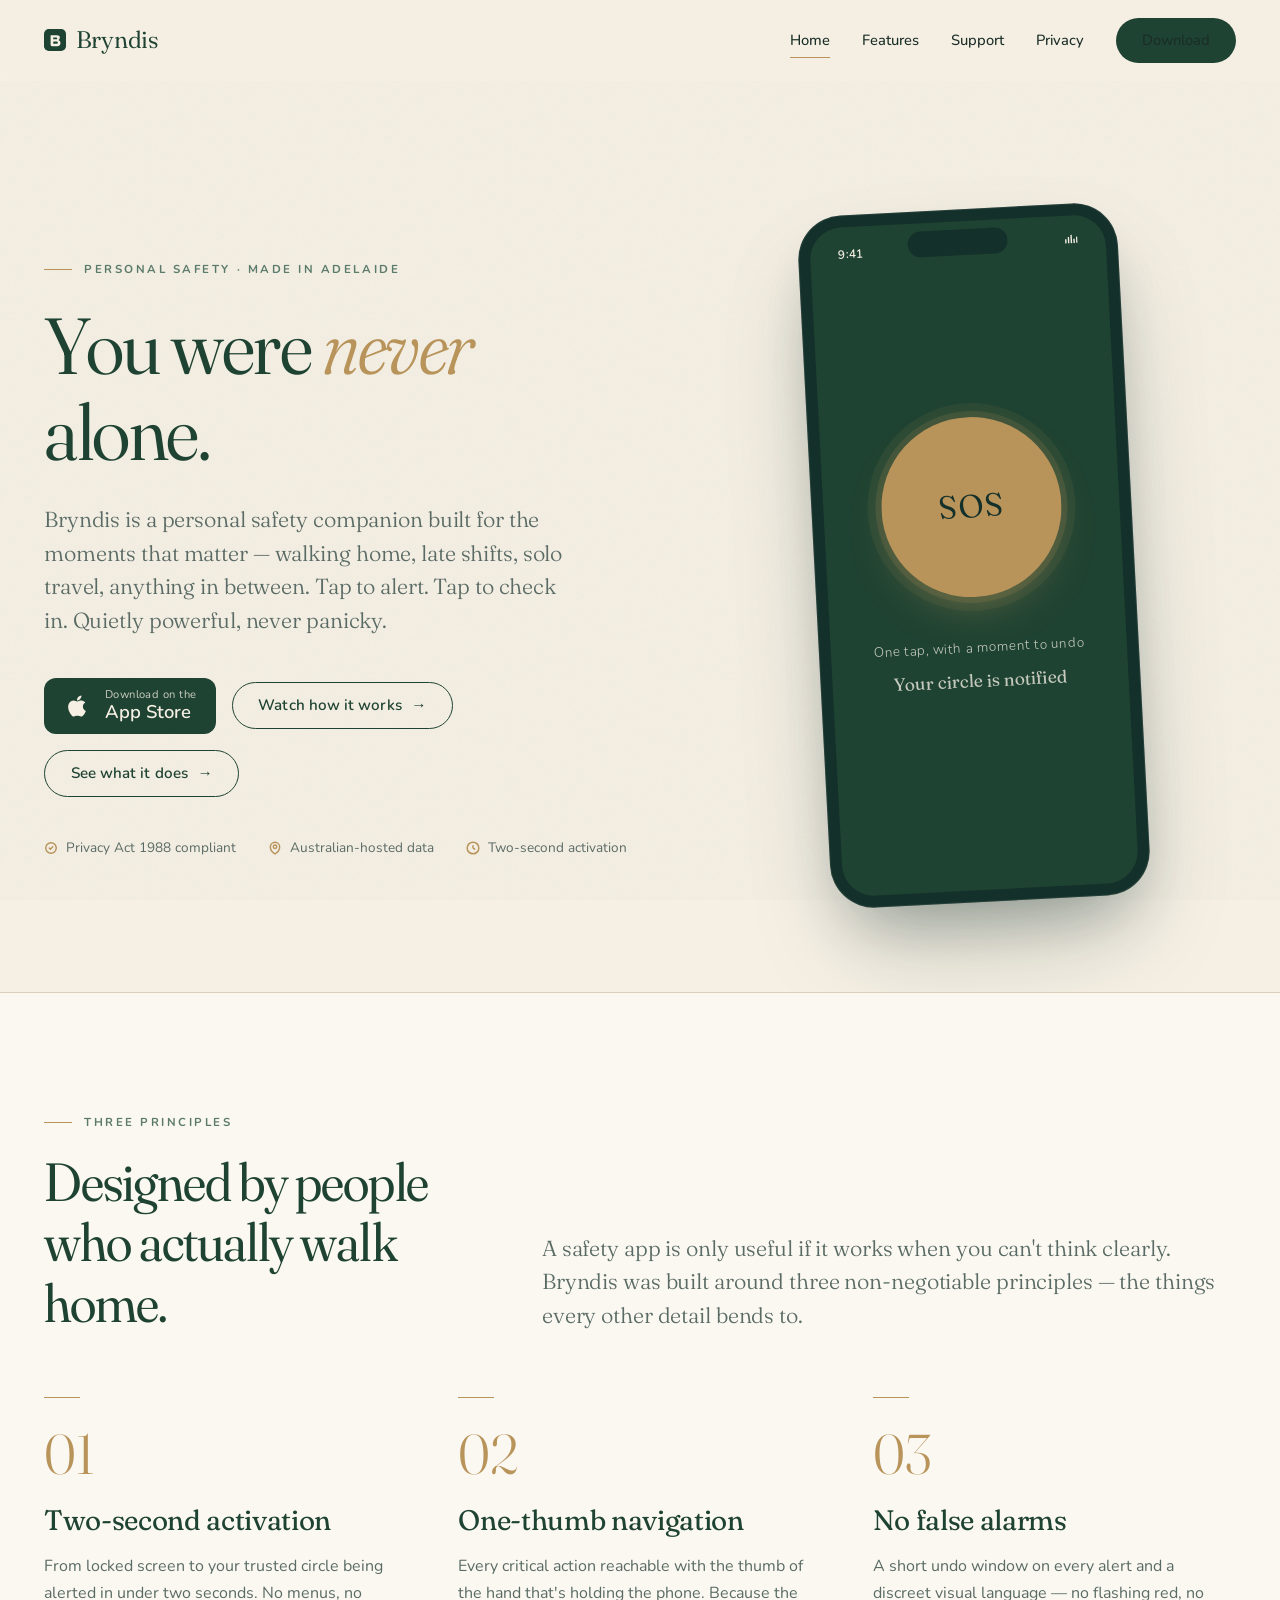
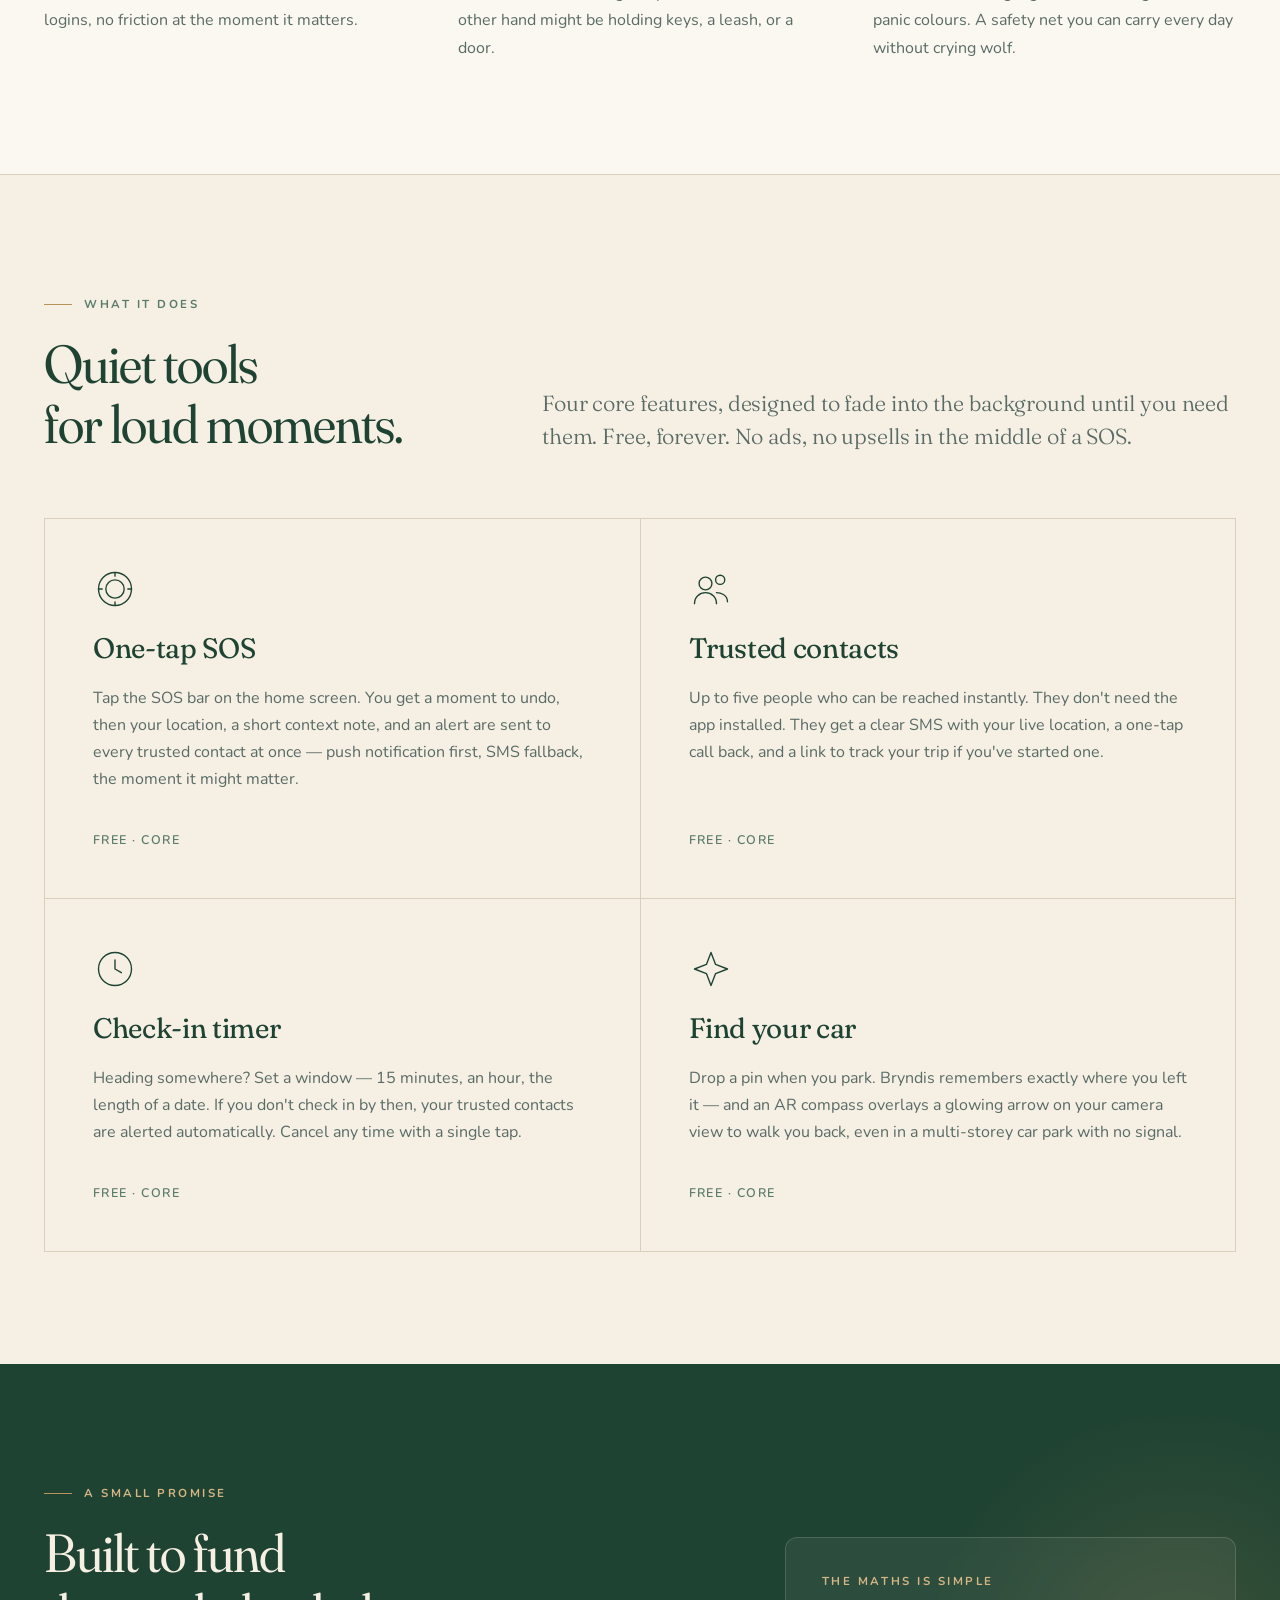
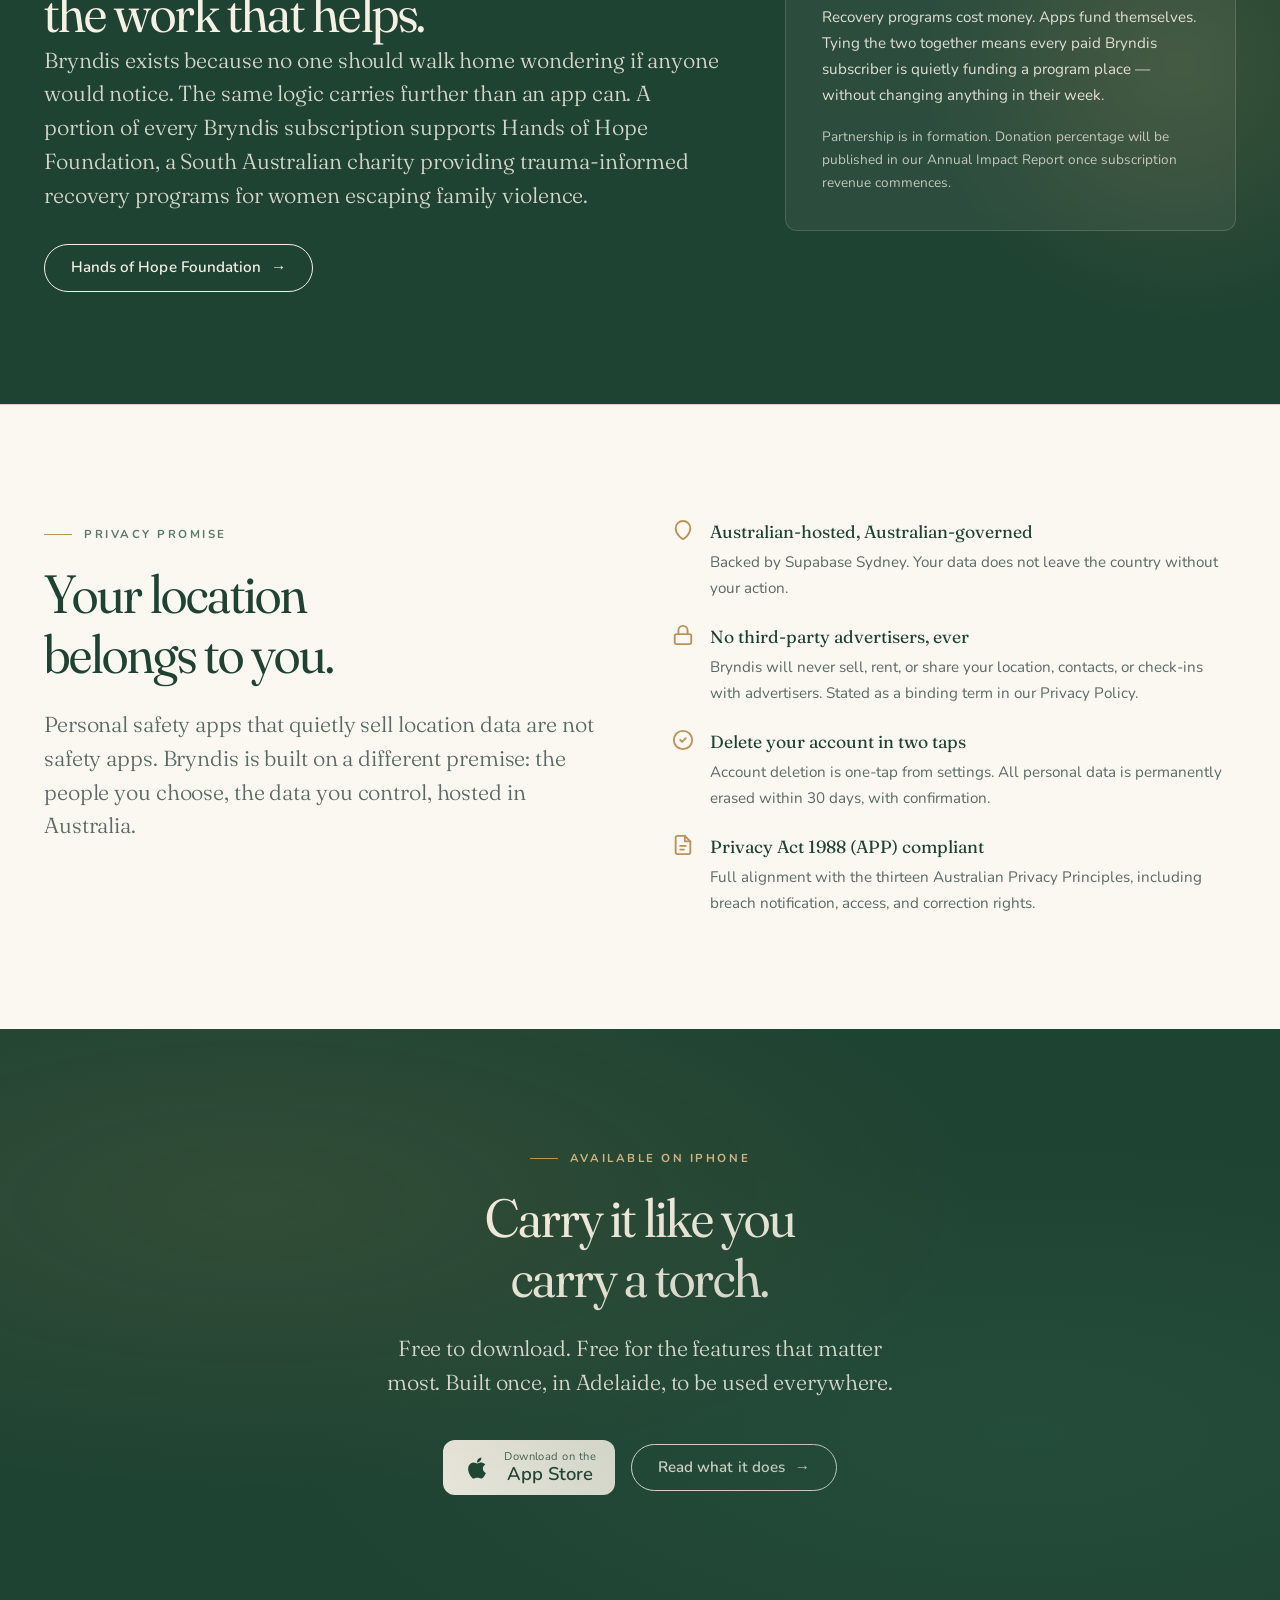
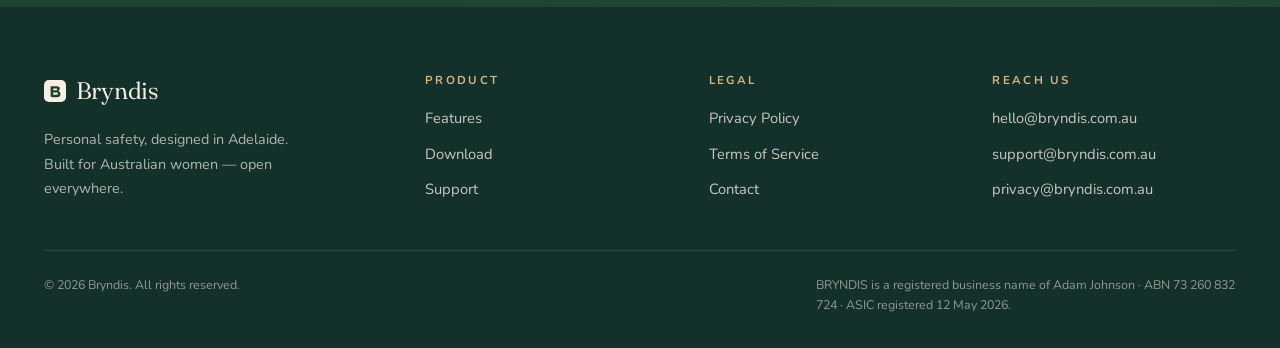
<file: index.html>
<!doctype html>
<html lang="en-AU">
<head>
  <meta charset="utf-8" />
  <meta name="viewport" content="width=device-width, initial-scale=1, viewport-fit=cover" />
  <title>Bryndis — Personal safety, the moment you need it</title>
  <meta name="description" content="Bryndis is a personal safety app built for Australian women. One-tap SOS, trusted contact check-ins, GPS car pin drop, and AR compass — designed to be discreet, fast, and human." />
  <meta name="theme-color" content="#1F4332" />
  <meta property="og:title" content="Bryndis — Personal safety, the moment you need it" />
  <meta property="og:description" content="One-tap SOS, trusted contact check-ins, GPS car pin drop, and AR compass. Designed in Adelaide. Built for Australian women." />
  <meta property="og:type" content="website" />
  <meta property="og:url" content="https://bryndis.com.au/" />
  <meta property="og:locale" content="en_AU" />
  <meta name="twitter:card" content="summary_large_image" />
  <link rel="canonical" href="https://bryndis.com.au/" />
  <link rel="icon" type="image/svg+xml" href="data:image/svg+xml,%3Csvg xmlns='http://www.w3.org/2000/svg' viewBox='0 0 100 100'%3E%3Crect width='100' height='100' rx='22' fill='%231F4332'/%3E%3Cpath d='M30 28 L30 72 Q30 78 36 78 L60 78 Q75 78 75 64 Q75 54 66 50 Q72 47 72 38 Q72 28 58 28 Z M42 39 L56 39 Q60 39 60 43 Q60 47 56 47 L42 47 Z M42 57 L58 57 Q63 57 63 62 Q63 67 58 67 L42 67 Z' fill='%23F5EFE4'/%3E%3C/svg%3E" />
  <link rel="preconnect" href="https://fonts.googleapis.com" />
  <link rel="preconnect" href="https://fonts.gstatic.com" crossorigin />
  <link href="https://fonts.googleapis.com/css2?family=Fraunces:opsz,wght,SOFT@9..144,300..600,30..100&family=Nunito:wght@300;400;500;600;700&display=swap" rel="stylesheet" />
  <link rel="stylesheet" href="styles.css" />
</head>
<body>

<header class="nav" id="nav">
  <div class="nav-inner">
    <a class="brand" href="index.html">
      <svg class="brand-mark" viewBox="0 0 100 100" aria-hidden="true">
        <rect width="100" height="100" rx="22" fill="#1F4332"/>
        <path d="M30 28 L30 72 Q30 78 36 78 L60 78 Q75 78 75 64 Q75 54 66 50 Q72 47 72 38 Q72 28 58 28 Z M42 39 L56 39 Q60 39 60 43 Q60 47 56 47 L42 47 Z M42 57 L58 57 Q63 57 63 62 Q63 67 58 67 L42 67 Z" fill="#F5EFE4"/>
      </svg>
      Bryndis
    </a>
    <button class="nav-toggle" id="navToggle" aria-label="Menu" aria-expanded="false">
      <span></span><span></span><span></span>
    </button>
    <nav class="nav-links" id="navLinks">
      <a href="index.html" aria-current="page">Home</a>
      <a href="features.html">Features</a>
      <a href="support.html">Support</a>
      <a href="privacy.html">Privacy</a>
      <a class="btn btn-primary" href="#download">Download</a>
    </nav>
  </div>
</header>

<main>

  <!-- HERO -->
  <section class="hero">
    <div class="wrap">
      <div class="hero-grid">
        <div>
          <span class="eyebrow">Personal safety · made in Adelaide</span>
          <h1 style="margin-top:1.5rem;">
            You were <span class="accent">never</span><br />alone.
          </h1>
          <p class="lede">
            Bryndis is a personal safety companion built for the moments that matter — walking home, late shifts, solo travel, anything in between. Tap to alert. Tap to check in. Quietly powerful, never panicky.
          </p>
          <div class="hero-ctas">
            <a class="appstore-badge" href="#download" id="download">
              <svg viewBox="0 0 24 24" fill="currentColor" aria-hidden="true">
                <path d="M17.05 20.28c-.98.95-2.05.8-3.08.35-1.09-.46-2.09-.48-3.24 0-1.44.62-2.2.44-3.06-.35C2.79 15.25 3.51 7.59 9.05 7.31c1.35.07 2.29.74 3.08.8 1.18-.24 2.31-.93 3.57-.84 1.51.12 2.65.72 3.4 1.8-3.12 1.87-2.38 5.98.48 7.13-.57 1.5-1.31 2.99-2.53 4.08zM12.03 7.25c-.15-2.23 1.66-4.07 3.74-4.25.29 2.58-2.34 4.5-3.74 4.25z"/>
              </svg>
              <span class="stack">
                <span class="small">Download on the</span>
                <span class="big">App Store</span>
              </span>
            </a>
            <a class="btn btn-ghost" href="how-it-works.html">
              Watch how it works <span class="arrow">→</span>
            </a>
            <a class="btn btn-ghost" href="features.html">
              See what it does <span class="arrow">→</span>
            </a>
          </div>
          <div class="hero-meta">
            <span>
              <svg viewBox="0 0 24 24" fill="none" stroke="currentColor" stroke-width="2.5" stroke-linecap="round" stroke-linejoin="round"><path d="M9 12l2 2 4-4"/><path d="M21 12c0 4.97-4.03 9-9 9s-9-4.03-9-9 4.03-9 9-9 9 4.03 9 9z"/></svg>
              Privacy Act 1988 compliant
            </span>
            <span>
              <svg viewBox="0 0 24 24" fill="none" stroke="currentColor" stroke-width="2.5" stroke-linecap="round" stroke-linejoin="round"><path d="M12 22s-8-4.5-8-11.8a8 8 0 0 1 16 0c0 7.3-8 11.8-8 11.8z"/><circle cx="12" cy="10" r="3"/></svg>
              Australian-hosted data
            </span>
            <span>
              <svg viewBox="0 0 24 24" fill="none" stroke="currentColor" stroke-width="2.5" stroke-linecap="round" stroke-linejoin="round"><circle cx="12" cy="12" r="10"/><path d="M12 8v4l3 2"/></svg>
              Two-second activation
            </span>
          </div>
        </div>

        <div>
          <div class="phone-frame" aria-hidden="true">
            <div class="phone-screen">
              <span class="phone-time">9:41</span>
              <span class="phone-status">
                <svg viewBox="0 0 20 16" fill="currentColor"><path d="M2 14h2V8H2v6zm4 0h2V5H6v9zm4 0h2V2h-2v12zm4 0h2V8h-2v6zm4 0h2V5h-2v9z"/></svg>
              </span>
              <div class="phone-sos">
                <span class="phone-sos-label">SOS</span>
              </div>
              <div class="phone-caption">
                One tap, with a moment to undo
                <strong>Your circle is notified</strong>
              </div>
            </div>
          </div>
        </div>
      </div>
    </div>
  </section>

  <!-- PHILOSOPHY -->
  <section class="philosophy">
    <div class="wrap">
      <div class="section-head">
        <div>
          <span class="eyebrow">Three principles</span>
          <h2 style="margin-top:1.25rem;">Designed by people<br />who actually walk home.</h2>
        </div>
        <p class="lede">
          A safety app is only useful if it works when you can't think clearly. Bryndis was built around three non-negotiable principles — the things every other detail bends to.
        </p>
      </div>

      <div class="philosophy-grid">
        <div class="principle">
          <span class="numeral">01</span>
          <h3>Two-second activation</h3>
          <p>From locked screen to your trusted circle being alerted in under two seconds. No menus, no logins, no friction at the moment it matters.</p>
        </div>
        <div class="principle">
          <span class="numeral">02</span>
          <h3>One-thumb navigation</h3>
          <p>Every critical action reachable with the thumb of the hand that's holding the phone. Because the other hand might be holding keys, a leash, or a door.</p>
        </div>
        <div class="principle">
          <span class="numeral">03</span>
          <h3>No false alarms</h3>
          <p>A short undo window on every alert and a discreet visual language — no flashing red, no panic colours. A safety net you can carry every day without crying wolf.</p>
        </div>
      </div>
    </div>
  </section>

  <!-- FEATURES -->
  <section>
    <div class="wrap">
      <div class="section-head">
        <div>
          <span class="eyebrow">What it does</span>
          <h2 style="margin-top:1.25rem;">Quiet tools<br />for loud moments.</h2>
        </div>
        <p class="lede">
          Four core features, designed to fade into the background until you need them. Free, forever. No ads, no upsells in the middle of a SOS.
        </p>
      </div>

      <div class="features">
        <div class="feature">
          <div class="feature-icon">
            <svg viewBox="0 0 48 48" fill="none" stroke="currentColor" stroke-width="1.5" stroke-linecap="round" stroke-linejoin="round">
              <circle cx="24" cy="24" r="18"/>
              <circle cx="24" cy="24" r="10"/>
              <path d="M24 6v4M24 38v4M6 24h4M38 24h4"/>
            </svg>
          </div>
          <h3>One-tap SOS</h3>
          <p>Tap the SOS bar on the home screen. You get a moment to undo, then your location, a short context note, and an alert are sent to every trusted contact at once — push notification first, SMS fallback, the moment it might matter.</p>
          <span class="meta">Free · Core</span>
        </div>

        <div class="feature">
          <div class="feature-icon">
            <svg viewBox="0 0 48 48" fill="none" stroke="currentColor" stroke-width="1.5" stroke-linecap="round" stroke-linejoin="round">
              <circle cx="18" cy="18" r="7"/>
              <path d="M6 40c0-7 5.4-12 12-12s12 5 12 12"/>
              <circle cx="34" cy="14" r="5"/>
              <path d="M30 28c4 0 12 2 12 10"/>
            </svg>
          </div>
          <h3>Trusted contacts</h3>
          <p>Up to five people who can be reached instantly. They don't need the app installed. They get a clear SMS with your live location, a one-tap call back, and a link to track your trip if you've started one.</p>
          <span class="meta">Free · Core</span>
        </div>

        <div class="feature">
          <div class="feature-icon">
            <svg viewBox="0 0 48 48" fill="none" stroke="currentColor" stroke-width="1.5" stroke-linecap="round" stroke-linejoin="round">
              <circle cx="24" cy="24" r="18"/>
              <path d="M24 14v10l7 4"/>
            </svg>
          </div>
          <h3>Check-in timer</h3>
          <p>Heading somewhere? Set a window — 15 minutes, an hour, the length of a date. If you don't check in by then, your trusted contacts are alerted automatically. Cancel any time with a single tap.</p>
          <span class="meta">Free · Core</span>
        </div>

        <div class="feature">
          <div class="feature-icon">
            <svg viewBox="0 0 48 48" fill="none" stroke="currentColor" stroke-width="1.5" stroke-linecap="round" stroke-linejoin="round">
              <path d="M24 6l5 13 13 5-13 5-5 13-5-13-13-5 13-5z"/>
            </svg>
          </div>
          <h3>Find your car</h3>
          <p>Drop a pin when you park. Bryndis remembers exactly where you left it — and an AR compass overlays a glowing arrow on your camera view to walk you back, even in a multi-storey car park with no signal.</p>
          <span class="meta">Free · Core</span>
        </div>
      </div>
    </div>
  </section>

  <!-- CHARITY PARTNERSHIP -->
  <section class="partnership">
    <div class="wrap">
      <div class="partnership-grid">
        <div>
          <span class="eyebrow">A small promise</span>
          <h2 style="margin-top:1.25rem;">Built to fund<br />the work that helps.</h2>
          <p class="lede">
            Bryndis exists because no one should walk home wondering if anyone would notice. The same logic carries further than an app can. A portion of every Bryndis subscription supports Hands of Hope Foundation, a South Australian charity providing trauma-informed recovery programs for women escaping family violence.
          </p>
          <p style="margin-top:2rem;">
            <a class="btn btn-ghost" href="https://handsofhope.asn.au" target="_blank" rel="noopener" style="color:var(--cream); border-color:var(--cream);">Hands of Hope Foundation <span class="arrow">→</span></a>
          </p>
        </div>
        <div class="partnership-card">
          <h4>The maths is simple</h4>
          <p>
            Recovery programs cost money. Apps fund themselves. Tying the two together means every paid Bryndis subscriber is quietly funding a program place — without changing anything in their week.
          </p>
          <p style="margin-top:1rem; opacity:0.75; font-size:0.85rem;">
            Partnership is in formation. Donation percentage will be published in our Annual Impact Report once subscription revenue commences.
          </p>
        </div>
      </div>
    </div>
  </section>

  <!-- PRIVACY PROMISE -->
  <section class="promise">
    <div class="wrap">
      <div class="promise-grid">
        <div>
          <span class="eyebrow">Privacy promise</span>
          <h2 style="margin-top:1.25rem;">Your location<br />belongs to you.</h2>
          <p class="lede" style="margin-top:1.5rem;">
            Personal safety apps that quietly sell location data are not safety apps. Bryndis is built on a different premise: the people you choose, the data you control, hosted in Australia.
          </p>
        </div>
        <ul class="promise-list">
          <li class="promise-item">
            <svg viewBox="0 0 24 24" fill="none" stroke="currentColor" stroke-width="2" stroke-linecap="round" stroke-linejoin="round"><path d="M12 22s-8-4.5-8-11.8a8 8 0 0 1 16 0c0 7.3-8 11.8-8 11.8z"/></svg>
            <div>
              <strong>Australian-hosted, Australian-governed</strong>
              <span>Backed by Supabase Sydney. Your data does not leave the country without your action.</span>
            </div>
          </li>
          <li class="promise-item">
            <svg viewBox="0 0 24 24" fill="none" stroke="currentColor" stroke-width="2" stroke-linecap="round" stroke-linejoin="round"><rect x="3" y="11" width="18" height="11" rx="2"/><path d="M7 11V7a5 5 0 0 1 10 0v4"/></svg>
            <div>
              <strong>No third-party advertisers, ever</strong>
              <span>Bryndis will never sell, rent, or share your location, contacts, or check-ins with advertisers. Stated as a binding term in our Privacy Policy.</span>
            </div>
          </li>
          <li class="promise-item">
            <svg viewBox="0 0 24 24" fill="none" stroke="currentColor" stroke-width="2" stroke-linecap="round" stroke-linejoin="round"><circle cx="12" cy="12" r="10"/><path d="M9 12l2 2 4-4"/></svg>
            <div>
              <strong>Delete your account in two taps</strong>
              <span>Account deletion is one-tap from settings. All personal data is permanently erased within 30 days, with confirmation.</span>
            </div>
          </li>
          <li class="promise-item">
            <svg viewBox="0 0 24 24" fill="none" stroke="currentColor" stroke-width="2" stroke-linecap="round" stroke-linejoin="round"><path d="M14 2H6a2 2 0 0 0-2 2v16a2 2 0 0 0 2 2h12a2 2 0 0 0 2-2V8z"/><path d="M14 2v6h6"/><path d="M9 13h6M9 17h4"/></svg>
            <div>
              <strong>Privacy Act 1988 (APP) compliant</strong>
              <span>Full alignment with the thirteen Australian Privacy Principles, including breach notification, access, and correction rights.</span>
            </div>
          </li>
        </ul>
      </div>
    </div>
  </section>

  <!-- CTA -->
  <section class="cta">
    <div class="wrap">
      <span class="eyebrow" style="color:var(--gold-soft);">Available on iPhone</span>
      <h2 style="margin-top:1.25rem;">Carry it like you<br />carry a torch.</h2>
      <p class="lede">
        Free to download. Free for the features that matter most. Built once, in Adelaide, to be used everywhere.
      </p>
      <div class="hero-ctas">
        <a class="appstore-badge" href="https://apps.apple.com/au/app/bryndis-personal-safety/id0000000000" style="background:var(--cream); color:var(--forest);">
          <svg viewBox="0 0 24 24" fill="currentColor" aria-hidden="true">
            <path d="M17.05 20.28c-.98.95-2.05.8-3.08.35-1.09-.46-2.09-.48-3.24 0-1.44.62-2.2.44-3.06-.35C2.79 15.25 3.51 7.59 9.05 7.31c1.35.07 2.29.74 3.08.8 1.18-.24 2.31-.93 3.57-.84 1.51.12 2.65.72 3.4 1.8-3.12 1.87-2.38 5.98.48 7.13-.57 1.5-1.31 2.99-2.53 4.08zM12.03 7.25c-.15-2.23 1.66-4.07 3.74-4.25.29 2.58-2.34 4.5-3.74 4.25z"/>
          </svg>
          <span class="stack">
            <span class="small">Download on the</span>
            <span class="big">App Store</span>
          </span>
        </a>
        <a class="btn btn-ghost" href="features.html">Read what it does <span class="arrow">→</span></a>
      </div>
    </div>
  </section>

</main>

<footer>
  <div class="wrap">
    <div class="foot-top">
      <div class="foot-brand">
        <a class="brand" href="index.html" style="color:var(--cream);">
          <svg class="brand-mark" viewBox="0 0 100 100" aria-hidden="true">
            <rect width="100" height="100" rx="22" fill="#F5EFE4"/>
            <path d="M30 28 L30 72 Q30 78 36 78 L60 78 Q75 78 75 64 Q75 54 66 50 Q72 47 72 38 Q72 28 58 28 Z M42 39 L56 39 Q60 39 60 43 Q60 47 56 47 L42 47 Z M42 57 L58 57 Q63 57 63 62 Q63 67 58 67 L42 67 Z" fill="#1F4332"/>
          </svg>
          Bryndis
        </a>
        <p>Personal safety, designed in Adelaide. Built for Australian women — open everywhere.</p>
      </div>
      <div class="foot-col">
        <h5>Product</h5>
        <ul>
          <li><a href="features.html">Features</a></li>
          <li><a href="#download">Download</a></li>
          <li><a href="support.html">Support</a></li>
        </ul>
      </div>
      <div class="foot-col">
        <h5>Legal</h5>
        <ul>
          <li><a href="privacy.html">Privacy Policy</a></li>
          <li><a href="terms.html">Terms of Service</a></li>
          <li><a href="support.html#contact">Contact</a></li>
        </ul>
      </div>
      <div class="foot-col">
        <h5>Reach us</h5>
        <ul>
          <li><a href="mailto:hello@bryndis.com.au">hello@bryndis.com.au</a></li>
          <li><a href="mailto:support@bryndis.com.au">support@bryndis.com.au</a></li>
          <li><a href="mailto:privacy@bryndis.com.au">privacy@bryndis.com.au</a></li>
        </ul>
      </div>
    </div>
    <div class="foot-bottom">
      <span>© 2026 Bryndis. All rights reserved.</span>
      <span class="legal-line">BRYNDIS is a registered business name of Adam Johnson · ABN 73 260 832 724 · ASIC registered 12 May 2026.</span>
    </div>
  </div>
</footer>

<script>
  // Scrolled nav border
  const nav = document.getElementById('nav');
  const onScroll = () => nav.classList.toggle('scrolled', window.scrollY > 8);
  document.addEventListener('scroll', onScroll, { passive: true });
  onScroll();

  // Mobile menu toggle
  const t = document.getElementById('navToggle');
  const l = document.getElementById('navLinks');
  t.addEventListener('click', () => {
    const open = l.classList.toggle('open');
    t.classList.toggle('open', open);
    t.setAttribute('aria-expanded', String(open));
  });
  l.addEventListener('click', e => {
    if (e.target.tagName === 'A') {
      l.classList.remove('open');
      t.classList.remove('open');
      t.setAttribute('aria-expanded', 'false');
    }
  });
</script>

</body>
</html>
</file>
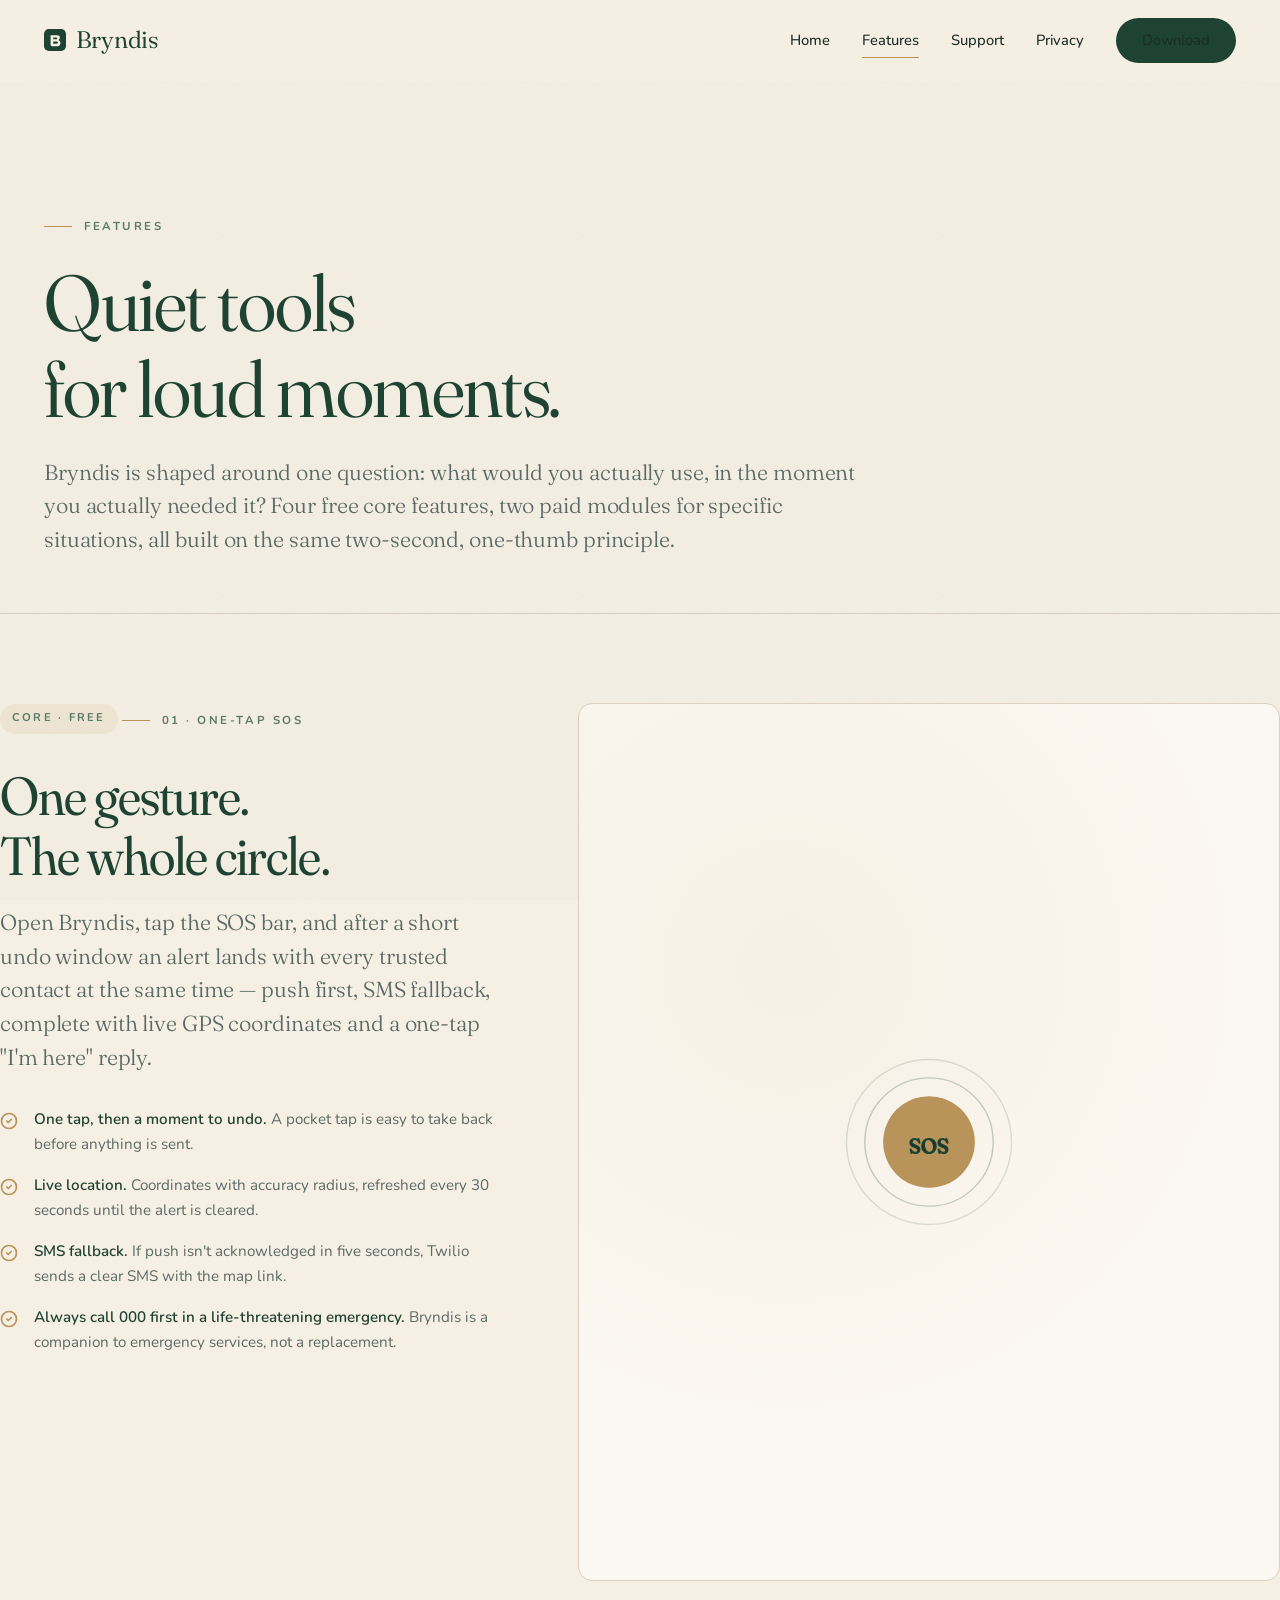
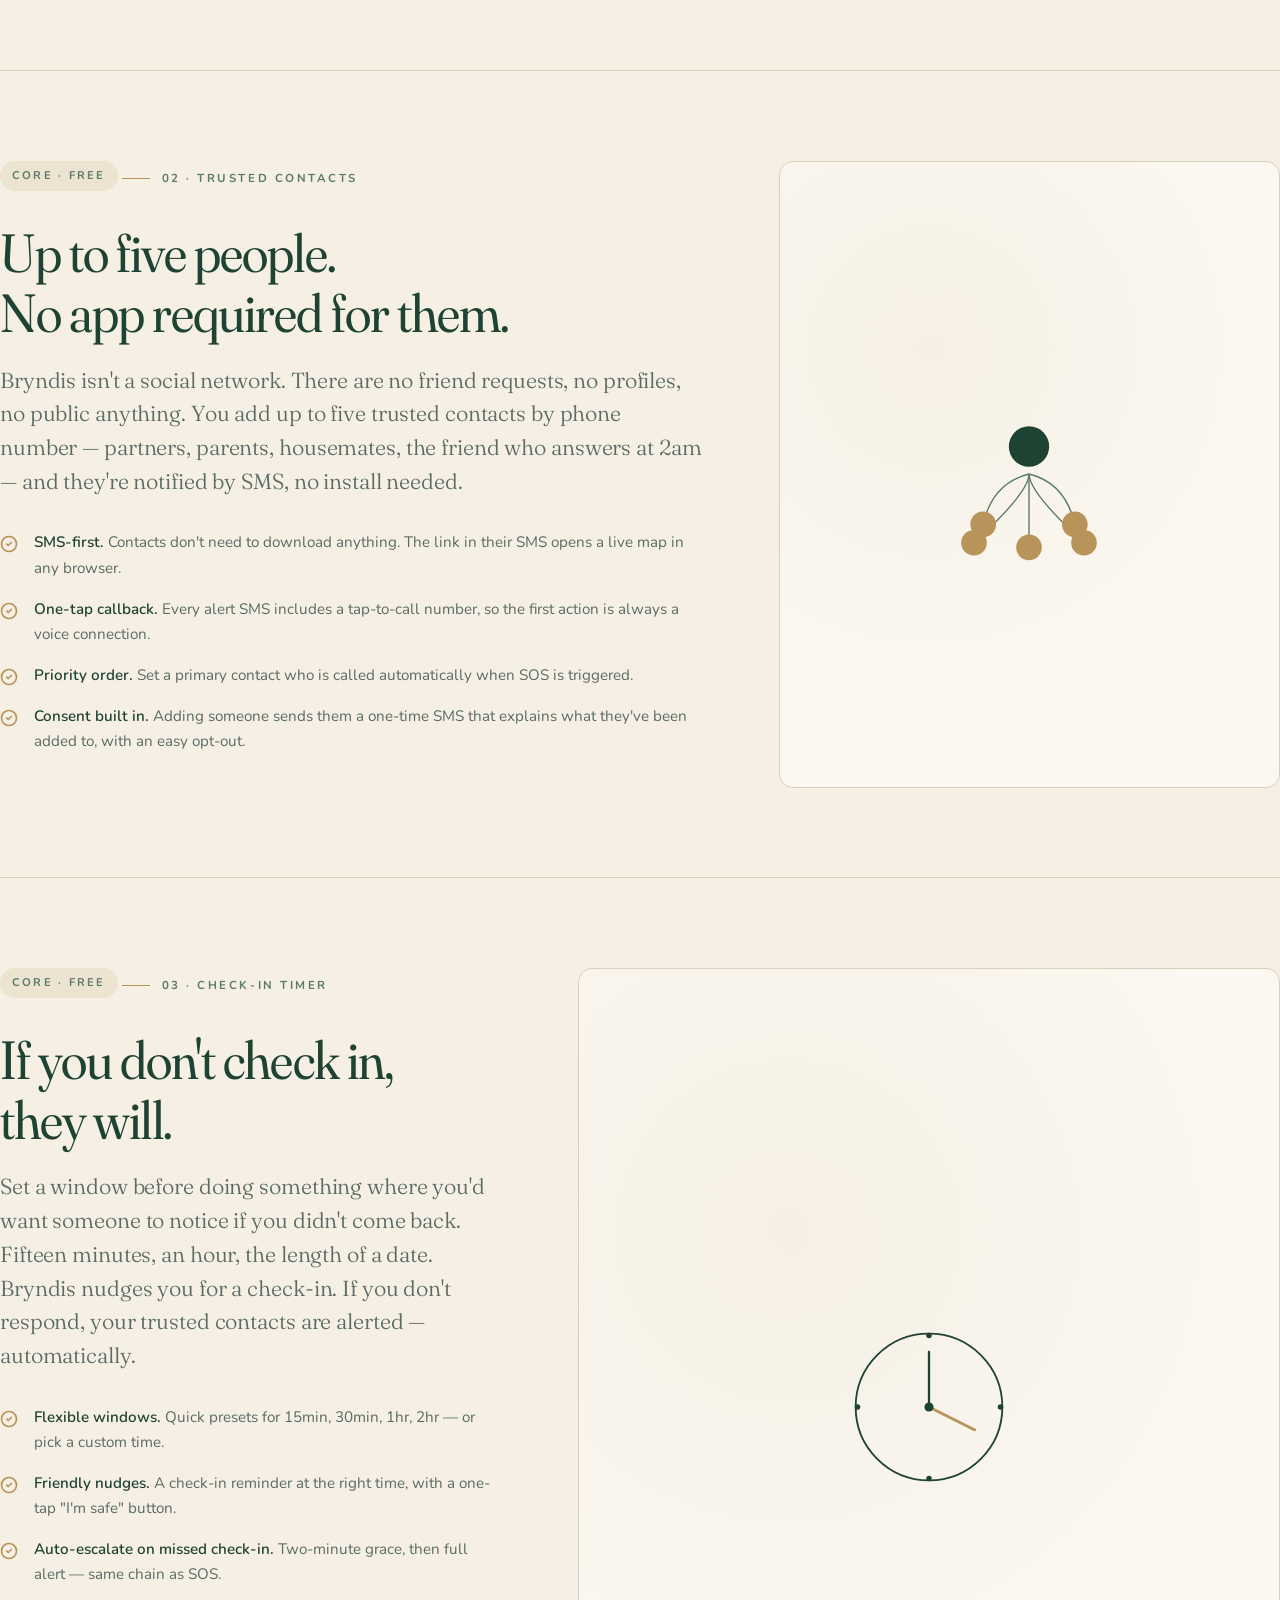
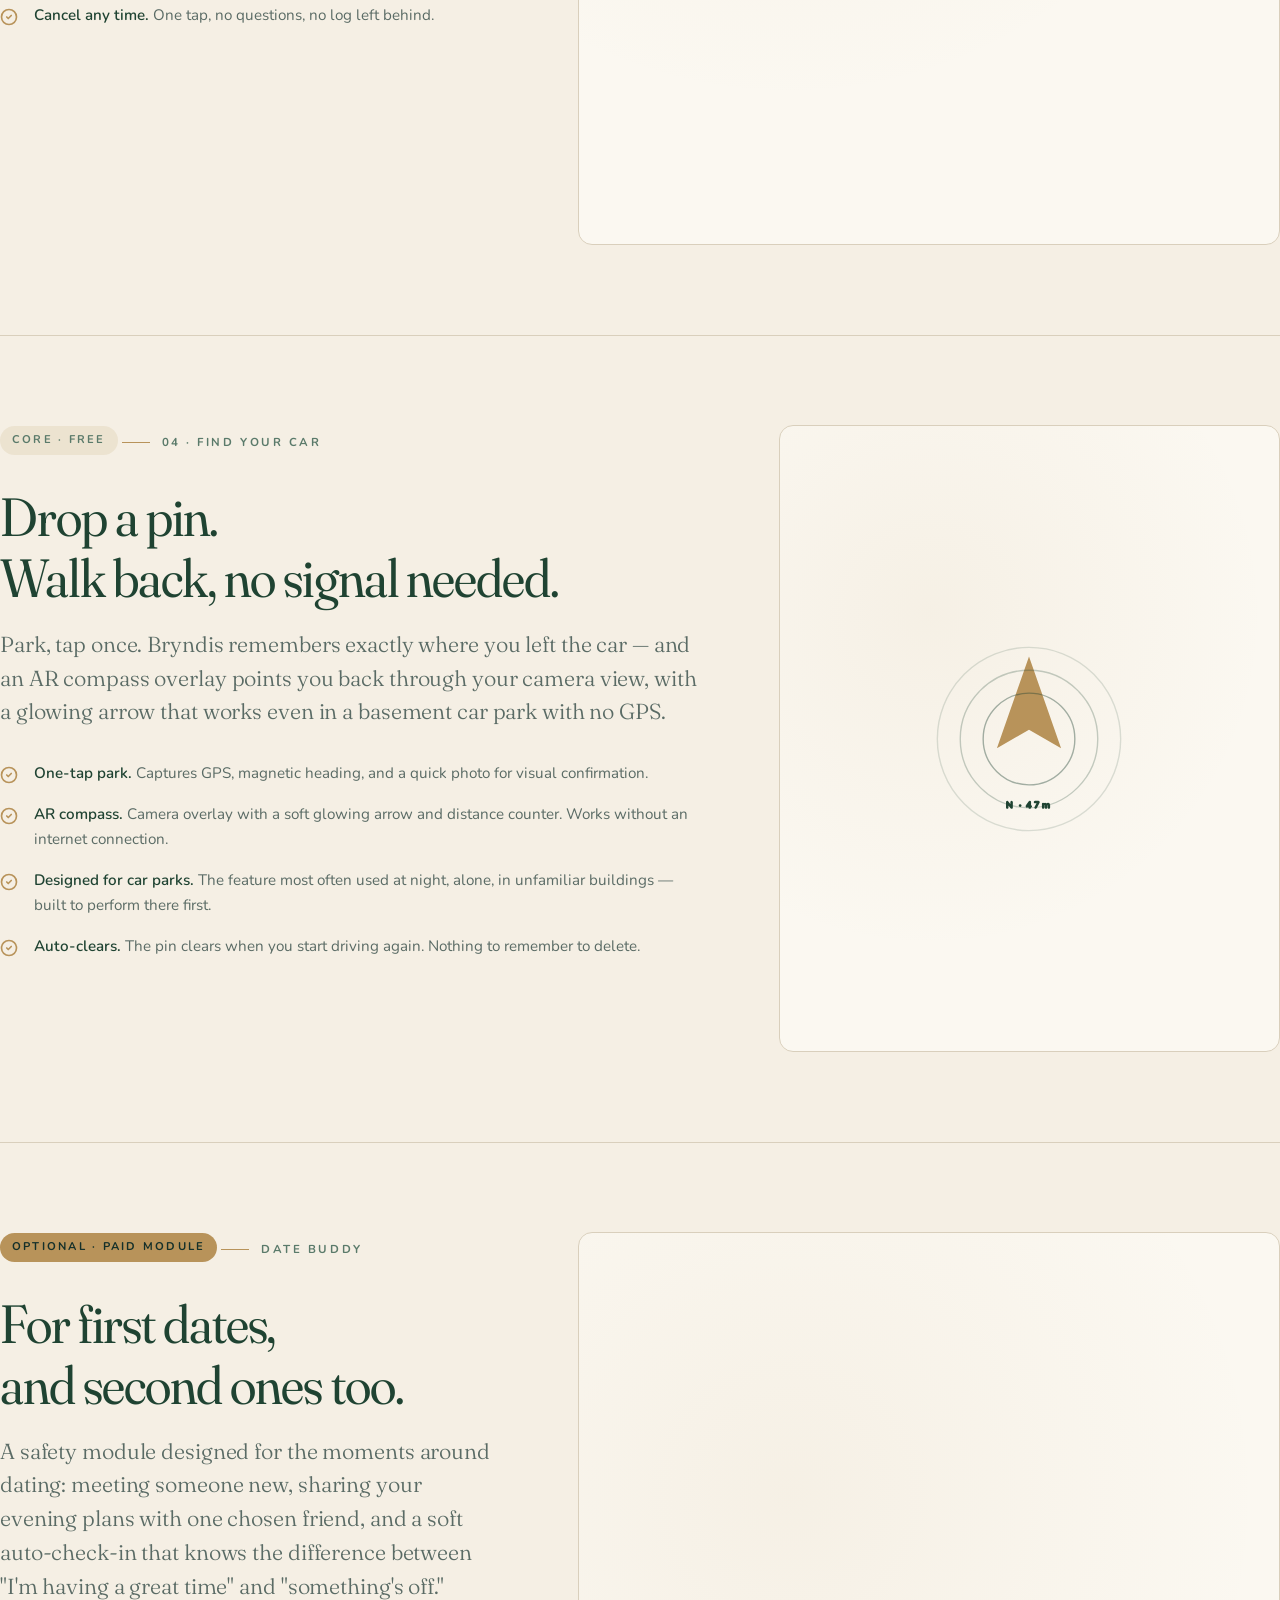
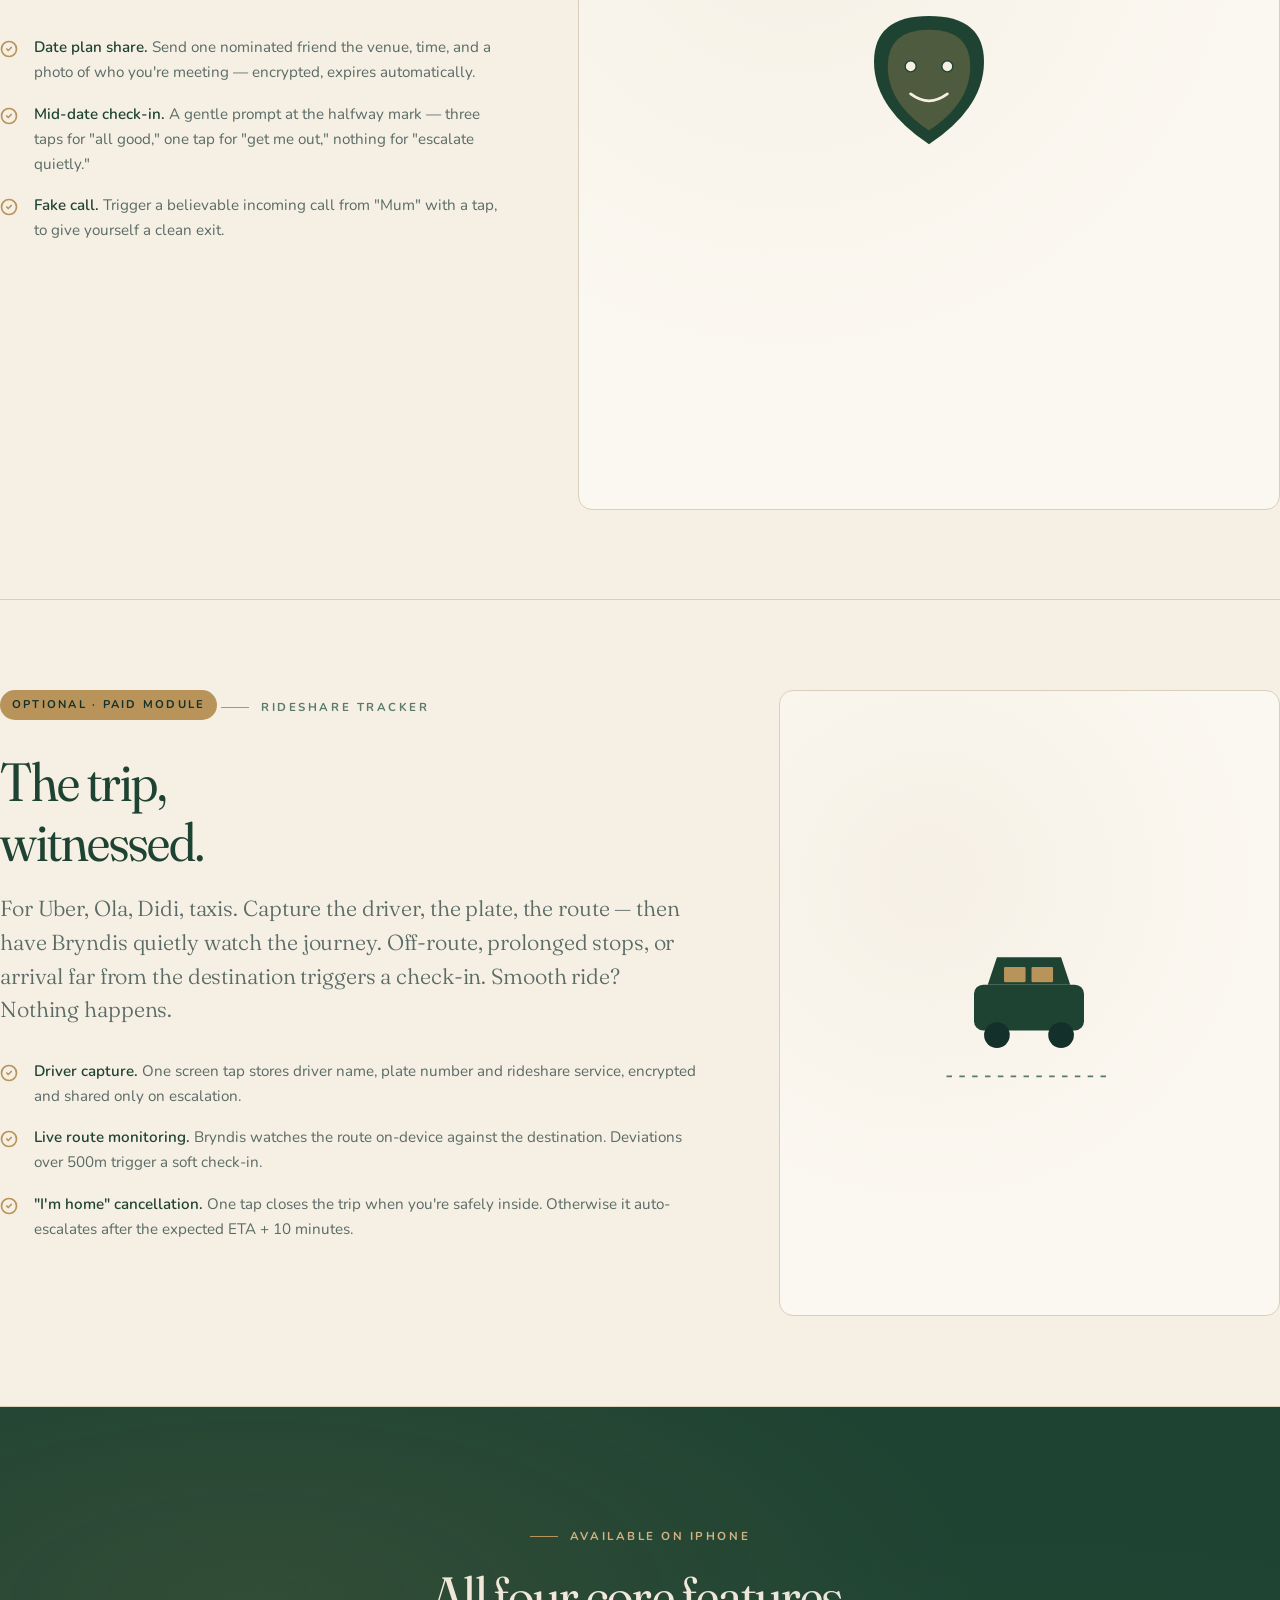
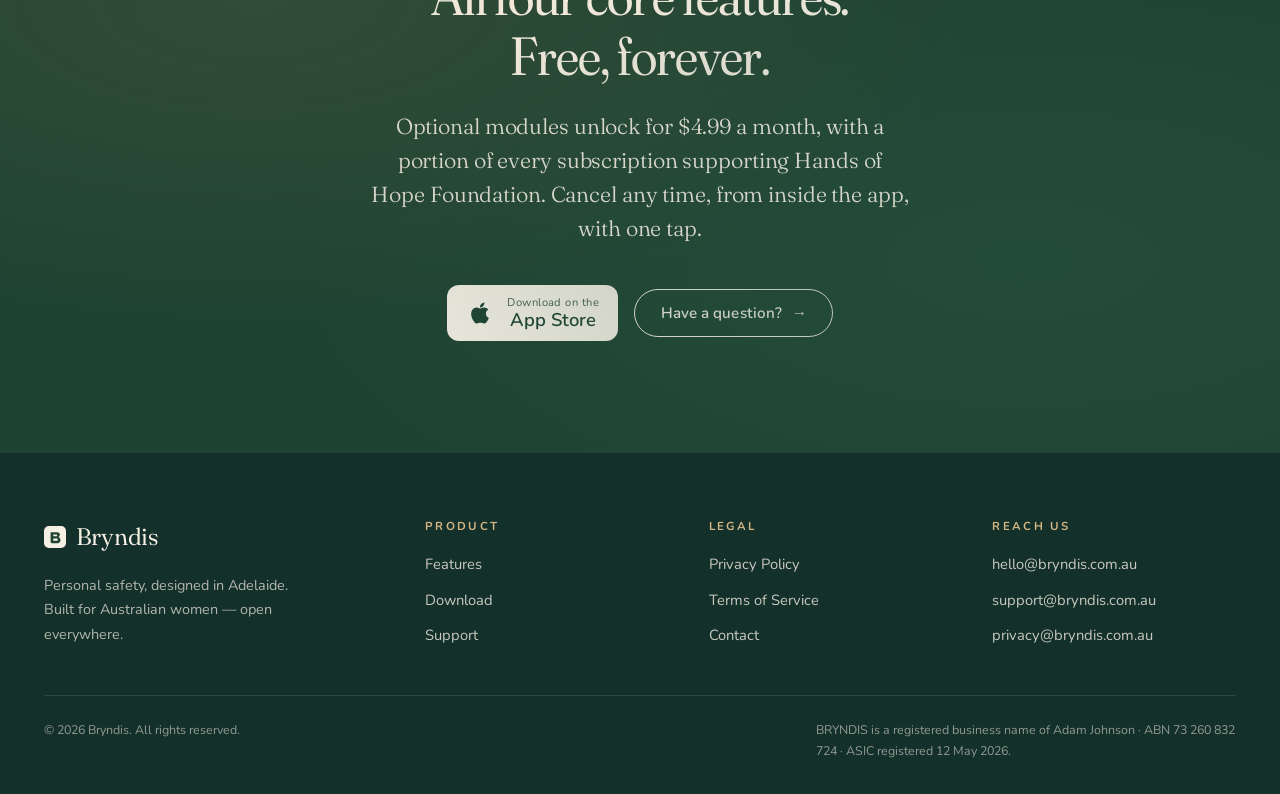
<file: features.html>
<!doctype html>
<html lang="en-AU">
<head>
  <meta charset="utf-8" />
  <meta name="viewport" content="width=device-width, initial-scale=1, viewport-fit=cover" />
  <title>Features — Bryndis</title>
  <meta name="description" content="A closer look at how Bryndis keeps you connected. One-tap SOS, trusted contacts, check-in timer, find-your-car, plus optional Date Buddy and Rideshare Tracker." />
  <meta name="theme-color" content="#1F4332" />
  <link rel="canonical" href="https://bryndis.com.au/features.html" />
  <link rel="icon" type="image/svg+xml" href="data:image/svg+xml,%3Csvg xmlns='http://www.w3.org/2000/svg' viewBox='0 0 100 100'%3E%3Crect width='100' height='100' rx='22' fill='%231F4332'/%3E%3Cpath d='M30 28 L30 72 Q30 78 36 78 L60 78 Q75 78 75 64 Q75 54 66 50 Q72 47 72 38 Q72 28 58 28 Z M42 39 L56 39 Q60 39 60 43 Q60 47 56 47 L42 47 Z M42 57 L58 57 Q63 57 63 62 Q63 67 58 67 L42 67 Z' fill='%23F5EFE4'/%3E%3C/svg%3E" />
  <link rel="preconnect" href="https://fonts.googleapis.com" />
  <link rel="preconnect" href="https://fonts.gstatic.com" crossorigin />
  <link href="https://fonts.googleapis.com/css2?family=Fraunces:opsz,wght,SOFT@9..144,300..600,30..100&family=Nunito:wght@300;400;500;600;700&display=swap" rel="stylesheet" />
  <link rel="stylesheet" href="styles.css" />
  <style>
    .feature-detail {
      display: grid;
      grid-template-columns: 1fr 1.4fr;
      gap: clamp(2rem, 6vw, 6rem);
      align-items: start;
      padding: clamp(3rem, 7vw, 6rem) 0;
      border-bottom: 1px solid var(--rule);
    }
    .feature-detail.reverse { grid-template-columns: 1.4fr 1fr; }
    .feature-detail.reverse .feature-visual { order: 2; }
    @media (max-width: 880px) {
      .feature-detail, .feature-detail.reverse { grid-template-columns: 1fr; }
      .feature-detail.reverse .feature-visual { order: 0; }
    }
    .feature-detail h2 { margin-top: 1rem; }
    .feature-detail .lede { margin-top: 1.25rem; }
    .feature-detail .bullets {
      margin-top: 2rem;
      display: flex;
      flex-direction: column;
      gap: 1rem;
    }
    .feature-detail .bullets li {
      display: grid;
      grid-template-columns: 20px 1fr;
      gap: 0.85rem;
      font-size: 0.95rem;
      color: var(--ink-muted);
    }
    .feature-detail .bullets li svg {
      width: 18px; height: 18px;
      color: var(--gold);
      margin-top: 5px;
    }
    .feature-detail .bullets li strong {
      color: var(--forest);
      font-weight: 600;
    }
    .feature-visual {
      aspect-ratio: 4 / 5;
      background: var(--cream-warm);
      border: 1px solid var(--rule);
      border-radius: 14px;
      padding: 2.5rem;
      display: flex;
      align-items: center;
      justify-content: center;
      position: relative;
      overflow: hidden;
    }
    .feature-visual::before {
      content: "";
      position: absolute;
      inset: 0;
      background: radial-gradient(circle at 30% 30%, rgba(184, 147, 90, 0.08), transparent 60%);
      pointer-events: none;
    }
    .feature-visual svg { width: 60%; max-width: 220px; color: var(--forest); position: relative; z-index: 1; }
    .module-tag {
      display: inline-block;
      font-size: 0.7rem;
      letter-spacing: 0.2em;
      text-transform: uppercase;
      font-weight: 700;
      padding: 0.35rem 0.75rem;
      border-radius: 99px;
      background: var(--cream-dark);
      color: var(--moss);
      margin-bottom: 1rem;
    }
    .module-tag.paid { background: var(--gold); color: var(--forest-dark); }
  </style>
</head>
<body>

<header class="nav" id="nav">
  <div class="nav-inner">
    <a class="brand" href="index.html">
      <svg class="brand-mark" viewBox="0 0 100 100" aria-hidden="true">
        <rect width="100" height="100" rx="22" fill="#1F4332"/>
        <path d="M30 28 L30 72 Q30 78 36 78 L60 78 Q75 78 75 64 Q75 54 66 50 Q72 47 72 38 Q72 28 58 28 Z M42 39 L56 39 Q60 39 60 43 Q60 47 56 47 L42 47 Z M42 57 L58 57 Q63 57 63 62 Q63 67 58 67 L42 67 Z" fill="#F5EFE4"/>
      </svg>
      Bryndis
    </a>
    <button class="nav-toggle" id="navToggle" aria-label="Menu" aria-expanded="false"><span></span><span></span><span></span></button>
    <nav class="nav-links" id="navLinks">
      <a href="index.html">Home</a>
      <a href="features.html" aria-current="page">Features</a>
      <a href="support.html">Support</a>
      <a href="privacy.html">Privacy</a>
      <a class="btn btn-primary" href="index.html#download">Download</a>
    </nav>
  </div>
</header>

<main>

  <header class="page-header">
    <div class="wrap">
      <span class="eyebrow">Features</span>
      <h1>Quiet tools<br />for loud moments.</h1>
      <p class="lede">
        Bryndis is shaped around one question: what would you actually use, in the moment you actually needed it? Four free core features, two paid modules for specific situations, all built on the same two-second, one-thumb principle.
      </p>
    </div>
  </header>

  <!-- SOS -->
  <section class="feature-detail">
    <div class="wrap" style="display:contents;">
      <div>
        <span class="module-tag">Core · Free</span>
        <span class="eyebrow">01 · One-tap SOS</span>
        <h2>One gesture.<br />The whole circle.</h2>
        <p class="lede">
          Open Bryndis, tap the SOS bar, and after a short undo window an alert lands with every trusted contact at the same time — push first, SMS fallback, complete with live GPS coordinates and a one-tap "I'm here" reply.
        </p>
        <ul class="bullets">
          <li>
            <svg viewBox="0 0 24 24" fill="none" stroke="currentColor" stroke-width="2.2" stroke-linecap="round" stroke-linejoin="round"><path d="M9 12l2 2 4-4"/><circle cx="12" cy="12" r="10"/></svg>
            <span><strong>One tap, then a moment to undo.</strong> A pocket tap is easy to take back before anything is sent.</span>
          </li>
          <li>
            <svg viewBox="0 0 24 24" fill="none" stroke="currentColor" stroke-width="2.2" stroke-linecap="round" stroke-linejoin="round"><path d="M9 12l2 2 4-4"/><circle cx="12" cy="12" r="10"/></svg>
            <span><strong>Live location.</strong> Coordinates with accuracy radius, refreshed every 30 seconds until the alert is cleared.</span>
          </li>
          <li>
            <svg viewBox="0 0 24 24" fill="none" stroke="currentColor" stroke-width="2.2" stroke-linecap="round" stroke-linejoin="round"><path d="M9 12l2 2 4-4"/><circle cx="12" cy="12" r="10"/></svg>
            <span><strong>SMS fallback.</strong> If push isn't acknowledged in five seconds, Twilio sends a clear SMS with the map link.</span>
          </li>
          <li>
            <svg viewBox="0 0 24 24" fill="none" stroke="currentColor" stroke-width="2.2" stroke-linecap="round" stroke-linejoin="round"><path d="M9 12l2 2 4-4"/><circle cx="12" cy="12" r="10"/></svg>
            <span><strong>Always call 000 first in a life-threatening emergency.</strong> Bryndis is a companion to emergency services, not a replacement.</span>
          </li>
        </ul>
      </div>
      <div class="feature-visual">
        <svg viewBox="0 0 240 240" fill="none" stroke="currentColor" stroke-width="1.5">
          <circle cx="120" cy="120" r="90" stroke="currentColor" opacity="0.15"/>
          <circle cx="120" cy="120" r="70" stroke="currentColor" opacity="0.25"/>
          <circle cx="120" cy="120" r="50" fill="#B8935A" stroke="none"/>
          <text x="120" y="132" text-anchor="middle" font-family="Fraunces, serif" font-size="22" font-weight="400" fill="#14302A">SOS</text>
        </svg>
      </div>
    </div>
  </section>

  <!-- Trusted contacts -->
  <section class="feature-detail reverse">
    <div class="wrap" style="display:contents;">
      <div class="feature-visual">
        <svg viewBox="0 0 240 240" fill="none" stroke="currentColor" stroke-width="1.5">
          <circle cx="120" cy="90" r="22" fill="#1F4332" stroke="none"/>
          <path d="M120 120 Q80 130 70 175" stroke="#5A7A6A"/>
          <path d="M120 120 Q160 130 170 175" stroke="#5A7A6A"/>
          <path d="M120 120 Q120 140 60 195" stroke="#5A7A6A"/>
          <path d="M120 120 Q120 140 180 195" stroke="#5A7A6A"/>
          <path d="M120 120 L120 200" stroke="#5A7A6A"/>
          <circle cx="60" cy="195" r="14" fill="#B8935A" stroke="none"/>
          <circle cx="180" cy="195" r="14" fill="#B8935A" stroke="none"/>
          <circle cx="70" cy="175" r="14" fill="#B8935A" stroke="none"/>
          <circle cx="170" cy="175" r="14" fill="#B8935A" stroke="none"/>
          <circle cx="120" cy="200" r="14" fill="#B8935A" stroke="none"/>
        </svg>
      </div>
      <div>
        <span class="module-tag">Core · Free</span>
        <span class="eyebrow">02 · Trusted contacts</span>
        <h2>Up to five people.<br />No app required for them.</h2>
        <p class="lede">
          Bryndis isn't a social network. There are no friend requests, no profiles, no public anything. You add up to five trusted contacts by phone number — partners, parents, housemates, the friend who answers at 2am — and they're notified by SMS, no install needed.
        </p>
        <ul class="bullets">
          <li>
            <svg viewBox="0 0 24 24" fill="none" stroke="currentColor" stroke-width="2.2" stroke-linecap="round" stroke-linejoin="round"><path d="M9 12l2 2 4-4"/><circle cx="12" cy="12" r="10"/></svg>
            <span><strong>SMS-first.</strong> Contacts don't need to download anything. The link in their SMS opens a live map in any browser.</span>
          </li>
          <li>
            <svg viewBox="0 0 24 24" fill="none" stroke="currentColor" stroke-width="2.2" stroke-linecap="round" stroke-linejoin="round"><path d="M9 12l2 2 4-4"/><circle cx="12" cy="12" r="10"/></svg>
            <span><strong>One-tap callback.</strong> Every alert SMS includes a tap-to-call number, so the first action is always a voice connection.</span>
          </li>
          <li>
            <svg viewBox="0 0 24 24" fill="none" stroke="currentColor" stroke-width="2.2" stroke-linecap="round" stroke-linejoin="round"><path d="M9 12l2 2 4-4"/><circle cx="12" cy="12" r="10"/></svg>
            <span><strong>Priority order.</strong> Set a primary contact who is called automatically when SOS is triggered.</span>
          </li>
          <li>
            <svg viewBox="0 0 24 24" fill="none" stroke="currentColor" stroke-width="2.2" stroke-linecap="round" stroke-linejoin="round"><path d="M9 12l2 2 4-4"/><circle cx="12" cy="12" r="10"/></svg>
            <span><strong>Consent built in.</strong> Adding someone sends them a one-time SMS that explains what they've been added to, with an easy opt-out.</span>
          </li>
        </ul>
      </div>
    </div>
  </section>

  <!-- Check-in timer -->
  <section class="feature-detail">
    <div class="wrap" style="display:contents;">
      <div>
        <span class="module-tag">Core · Free</span>
        <span class="eyebrow">03 · Check-in timer</span>
        <h2>If you don't check in,<br />they will.</h2>
        <p class="lede">
          Set a window before doing something where you'd want someone to notice if you didn't come back. Fifteen minutes, an hour, the length of a date. Bryndis nudges you for a check-in. If you don't respond, your trusted contacts are alerted — automatically.
        </p>
        <ul class="bullets">
          <li>
            <svg viewBox="0 0 24 24" fill="none" stroke="currentColor" stroke-width="2.2" stroke-linecap="round" stroke-linejoin="round"><path d="M9 12l2 2 4-4"/><circle cx="12" cy="12" r="10"/></svg>
            <span><strong>Flexible windows.</strong> Quick presets for 15min, 30min, 1hr, 2hr — or pick a custom time.</span>
          </li>
          <li>
            <svg viewBox="0 0 24 24" fill="none" stroke="currentColor" stroke-width="2.2" stroke-linecap="round" stroke-linejoin="round"><path d="M9 12l2 2 4-4"/><circle cx="12" cy="12" r="10"/></svg>
            <span><strong>Friendly nudges.</strong> A check-in reminder at the right time, with a one-tap "I'm safe" button.</span>
          </li>
          <li>
            <svg viewBox="0 0 24 24" fill="none" stroke="currentColor" stroke-width="2.2" stroke-linecap="round" stroke-linejoin="round"><path d="M9 12l2 2 4-4"/><circle cx="12" cy="12" r="10"/></svg>
            <span><strong>Auto-escalate on missed check-in.</strong> Two-minute grace, then full alert — same chain as SOS.</span>
          </li>
          <li>
            <svg viewBox="0 0 24 24" fill="none" stroke="currentColor" stroke-width="2.2" stroke-linecap="round" stroke-linejoin="round"><path d="M9 12l2 2 4-4"/><circle cx="12" cy="12" r="10"/></svg>
            <span><strong>Cancel any time.</strong> One tap, no questions, no log left behind.</span>
          </li>
        </ul>
      </div>
      <div class="feature-visual">
        <svg viewBox="0 0 240 240" fill="none" stroke="currentColor" stroke-width="1.5">
          <circle cx="120" cy="120" r="80" stroke="#1F4332" stroke-width="2"/>
          <path d="M120 120 L120 60" stroke="#1F4332" stroke-width="2.5" stroke-linecap="round"/>
          <path d="M120 120 L170 145" stroke="#B8935A" stroke-width="3" stroke-linecap="round"/>
          <circle cx="120" cy="120" r="5" fill="#1F4332" stroke="none"/>
          <circle cx="120" cy="42" r="3" fill="#1F4332" stroke="none"/>
          <circle cx="198" cy="120" r="3" fill="#1F4332" stroke="none"/>
          <circle cx="120" cy="198" r="3" fill="#1F4332" stroke="none"/>
          <circle cx="42" cy="120" r="3" fill="#1F4332" stroke="none"/>
        </svg>
      </div>
    </div>
  </section>

  <!-- Find car -->
  <section class="feature-detail reverse">
    <div class="wrap" style="display:contents;">
      <div class="feature-visual">
        <svg viewBox="0 0 240 240" fill="none" stroke="currentColor" stroke-width="1.5">
          <path d="M120 30 L155 130 L120 110 L85 130 Z" fill="#B8935A" stroke="none"/>
          <circle cx="120" cy="120" r="100" stroke="#1F4332" opacity="0.15"/>
          <circle cx="120" cy="120" r="75" stroke="#1F4332" opacity="0.25"/>
          <circle cx="120" cy="120" r="50" stroke="#1F4332" opacity="0.4"/>
          <text x="120" y="195" text-anchor="middle" font-family="Nunito, sans-serif" font-size="10" font-weight="700" letter-spacing="2" fill="#5A7A6A">N · 47m</text>
        </svg>
      </div>
      <div>
        <span class="module-tag">Core · Free</span>
        <span class="eyebrow">04 · Find your car</span>
        <h2>Drop a pin.<br />Walk back, no signal needed.</h2>
        <p class="lede">
          Park, tap once. Bryndis remembers exactly where you left the car — and an AR compass overlay points you back through your camera view, with a glowing arrow that works even in a basement car park with no GPS.
        </p>
        <ul class="bullets">
          <li>
            <svg viewBox="0 0 24 24" fill="none" stroke="currentColor" stroke-width="2.2" stroke-linecap="round" stroke-linejoin="round"><path d="M9 12l2 2 4-4"/><circle cx="12" cy="12" r="10"/></svg>
            <span><strong>One-tap park.</strong> Captures GPS, magnetic heading, and a quick photo for visual confirmation.</span>
          </li>
          <li>
            <svg viewBox="0 0 24 24" fill="none" stroke="currentColor" stroke-width="2.2" stroke-linecap="round" stroke-linejoin="round"><path d="M9 12l2 2 4-4"/><circle cx="12" cy="12" r="10"/></svg>
            <span><strong>AR compass.</strong> Camera overlay with a soft glowing arrow and distance counter. Works without an internet connection.</span>
          </li>
          <li>
            <svg viewBox="0 0 24 24" fill="none" stroke="currentColor" stroke-width="2.2" stroke-linecap="round" stroke-linejoin="round"><path d="M9 12l2 2 4-4"/><circle cx="12" cy="12" r="10"/></svg>
            <span><strong>Designed for car parks.</strong> The feature most often used at night, alone, in unfamiliar buildings — built to perform there first.</span>
          </li>
          <li>
            <svg viewBox="0 0 24 24" fill="none" stroke="currentColor" stroke-width="2.2" stroke-linecap="round" stroke-linejoin="round"><path d="M9 12l2 2 4-4"/><circle cx="12" cy="12" r="10"/></svg>
            <span><strong>Auto-clears.</strong> The pin clears when you start driving again. Nothing to remember to delete.</span>
          </li>
        </ul>
      </div>
    </div>
  </section>

  <!-- Date Buddy (paid) -->
  <section class="feature-detail">
    <div class="wrap" style="display:contents;">
      <div>
        <span class="module-tag paid">Optional · Paid module</span>
        <span class="eyebrow">Date Buddy</span>
        <h2>For first dates,<br />and second ones too.</h2>
        <p class="lede">
          A safety module designed for the moments around dating: meeting someone new, sharing your evening plans with one chosen friend, and a soft auto-check-in that knows the difference between "I'm having a great time" and "something's off."
        </p>
        <ul class="bullets">
          <li>
            <svg viewBox="0 0 24 24" fill="none" stroke="currentColor" stroke-width="2.2" stroke-linecap="round" stroke-linejoin="round"><path d="M9 12l2 2 4-4"/><circle cx="12" cy="12" r="10"/></svg>
            <span><strong>Date plan share.</strong> Send one nominated friend the venue, time, and a photo of who you're meeting — encrypted, expires automatically.</span>
          </li>
          <li>
            <svg viewBox="0 0 24 24" fill="none" stroke="currentColor" stroke-width="2.2" stroke-linecap="round" stroke-linejoin="round"><path d="M9 12l2 2 4-4"/><circle cx="12" cy="12" r="10"/></svg>
            <span><strong>Mid-date check-in.</strong> A gentle prompt at the halfway mark — three taps for "all good," one tap for "get me out," nothing for "escalate quietly."</span>
          </li>
          <li>
            <svg viewBox="0 0 24 24" fill="none" stroke="currentColor" stroke-width="2.2" stroke-linecap="round" stroke-linejoin="round"><path d="M9 12l2 2 4-4"/><circle cx="12" cy="12" r="10"/></svg>
            <span><strong>Fake call.</strong> Trigger a believable incoming call from "Mum" with a tap, to give yourself a clean exit.</span>
          </li>
        </ul>
      </div>
      <div class="feature-visual">
        <svg viewBox="0 0 240 240" fill="none" stroke="currentColor" stroke-width="1.5">
          <path d="M120 60 Q60 60 60 110 Q60 160 120 200 Q180 160 180 110 Q180 60 120 60 Z" fill="#1F4332" stroke="none"/>
          <path d="M120 75 Q75 75 75 115 Q75 155 120 185 Q165 155 165 115 Q165 75 120 75 Z" fill="#B8935A" stroke="none" opacity="0.3"/>
          <circle cx="100" cy="115" r="6" fill="#F5EFE4"/>
          <circle cx="140" cy="115" r="6" fill="#F5EFE4"/>
          <path d="M100 145 Q120 160 140 145" stroke="#F5EFE4" stroke-width="3" stroke-linecap="round"/>
        </svg>
      </div>
    </div>
  </section>

  <!-- Rideshare (paid) -->
  <section class="feature-detail reverse">
    <div class="wrap" style="display:contents;">
      <div class="feature-visual">
        <svg viewBox="0 0 240 240" fill="none" stroke="currentColor" stroke-width="1.5">
          <rect x="60" y="100" width="120" height="50" rx="10" fill="#1F4332" stroke="none"/>
          <path d="M75 100 L85 70 L155 70 L165 100 Z" fill="#1F4332" stroke="none"/>
          <circle cx="85" cy="155" r="14" fill="#14302A" stroke="none"/>
          <circle cx="155" cy="155" r="14" fill="#14302A" stroke="none"/>
          <rect x="92" y="80" width="25" height="18" rx="2" fill="#B8935A"/>
          <rect x="122" y="80" width="25" height="18" rx="2" fill="#B8935A"/>
          <path d="M30 200 L210 200" stroke="#5A7A6A" stroke-width="2" stroke-dasharray="6 8"/>
        </svg>
      </div>
      <div>
        <span class="module-tag paid">Optional · Paid module</span>
        <span class="eyebrow">Rideshare Tracker</span>
        <h2>The trip,<br />witnessed.</h2>
        <p class="lede">
          For Uber, Ola, Didi, taxis. Capture the driver, the plate, the route — then have Bryndis quietly watch the journey. Off-route, prolonged stops, or arrival far from the destination triggers a check-in. Smooth ride? Nothing happens.
        </p>
        <ul class="bullets">
          <li>
            <svg viewBox="0 0 24 24" fill="none" stroke="currentColor" stroke-width="2.2" stroke-linecap="round" stroke-linejoin="round"><path d="M9 12l2 2 4-4"/><circle cx="12" cy="12" r="10"/></svg>
            <span><strong>Driver capture.</strong> One screen tap stores driver name, plate number and rideshare service, encrypted and shared only on escalation.</span>
          </li>
          <li>
            <svg viewBox="0 0 24 24" fill="none" stroke="currentColor" stroke-width="2.2" stroke-linecap="round" stroke-linejoin="round"><path d="M9 12l2 2 4-4"/><circle cx="12" cy="12" r="10"/></svg>
            <span><strong>Live route monitoring.</strong> Bryndis watches the route on-device against the destination. Deviations over 500m trigger a soft check-in.</span>
          </li>
          <li>
            <svg viewBox="0 0 24 24" fill="none" stroke="currentColor" stroke-width="2.2" stroke-linecap="round" stroke-linejoin="round"><path d="M9 12l2 2 4-4"/><circle cx="12" cy="12" r="10"/></svg>
            <span><strong>"I'm home" cancellation.</strong> One tap closes the trip when you're safely inside. Otherwise it auto-escalates after the expected ETA + 10 minutes.</span>
          </li>
        </ul>
      </div>
    </div>
  </section>

  <!-- CTA -->
  <section class="cta">
    <div class="wrap">
      <span class="eyebrow" style="color:var(--gold-soft);">Available on iPhone</span>
      <h2 style="margin-top:1.25rem;">All four core features.<br />Free, forever.</h2>
      <p class="lede">
        Optional modules unlock for $4.99 a month, with a portion of every subscription supporting Hands of Hope Foundation. Cancel any time, from inside the app, with one tap.
      </p>
      <div class="hero-ctas">
        <a class="appstore-badge" href="https://apps.apple.com/au/app/bryndis-personal-safety/id0000000000" style="background:var(--cream); color:var(--forest);">
          <svg viewBox="0 0 24 24" fill="currentColor" aria-hidden="true"><path d="M17.05 20.28c-.98.95-2.05.8-3.08.35-1.09-.46-2.09-.48-3.24 0-1.44.62-2.2.44-3.06-.35C2.79 15.25 3.51 7.59 9.05 7.31c1.35.07 2.29.74 3.08.8 1.18-.24 2.31-.93 3.57-.84 1.51.12 2.65.72 3.4 1.8-3.12 1.87-2.38 5.98.48 7.13-.57 1.5-1.31 2.99-2.53 4.08zM12.03 7.25c-.15-2.23 1.66-4.07 3.74-4.25.29 2.58-2.34 4.5-3.74 4.25z"/></svg>
          <span class="stack"><span class="small">Download on the</span><span class="big">App Store</span></span>
        </a>
        <a class="btn btn-ghost" href="support.html">Have a question? <span class="arrow">→</span></a>
      </div>
    </div>
  </section>

</main>

<footer>
  <div class="wrap">
    <div class="foot-top">
      <div class="foot-brand">
        <a class="brand" href="index.html" style="color:var(--cream);">
          <svg class="brand-mark" viewBox="0 0 100 100" aria-hidden="true">
            <rect width="100" height="100" rx="22" fill="#F5EFE4"/>
            <path d="M30 28 L30 72 Q30 78 36 78 L60 78 Q75 78 75 64 Q75 54 66 50 Q72 47 72 38 Q72 28 58 28 Z M42 39 L56 39 Q60 39 60 43 Q60 47 56 47 L42 47 Z M42 57 L58 57 Q63 57 63 62 Q63 67 58 67 L42 67 Z" fill="#1F4332"/>
          </svg>
          Bryndis
        </a>
        <p>Personal safety, designed in Adelaide. Built for Australian women — open everywhere.</p>
      </div>
      <div class="foot-col"><h5>Product</h5><ul><li><a href="features.html">Features</a></li><li><a href="index.html#download">Download</a></li><li><a href="support.html">Support</a></li></ul></div>
      <div class="foot-col"><h5>Legal</h5><ul><li><a href="privacy.html">Privacy Policy</a></li><li><a href="terms.html">Terms of Service</a></li><li><a href="support.html#contact">Contact</a></li></ul></div>
      <div class="foot-col"><h5>Reach us</h5><ul><li><a href="mailto:hello@bryndis.com.au">hello@bryndis.com.au</a></li><li><a href="mailto:support@bryndis.com.au">support@bryndis.com.au</a></li><li><a href="mailto:privacy@bryndis.com.au">privacy@bryndis.com.au</a></li></ul></div>
    </div>
    <div class="foot-bottom">
      <span>© 2026 Bryndis. All rights reserved.</span>
      <span class="legal-line">BRYNDIS is a registered business name of Adam Johnson · ABN 73 260 832 724 · ASIC registered 12 May 2026.</span>
    </div>
  </div>
</footer>

<script>
  const nav = document.getElementById('nav');
  document.addEventListener('scroll', () => nav.classList.toggle('scrolled', window.scrollY > 8), { passive: true });
  const t = document.getElementById('navToggle'), l = document.getElementById('navLinks');
  t.addEventListener('click', () => {
    const open = l.classList.toggle('open');
    t.classList.toggle('open', open);
    t.setAttribute('aria-expanded', String(open));
  });
  l.addEventListener('click', e => {
    if (e.target.tagName === 'A') { l.classList.remove('open'); t.classList.remove('open'); t.setAttribute('aria-expanded', 'false'); }
  });
</script>

</body>
</html>
</file>
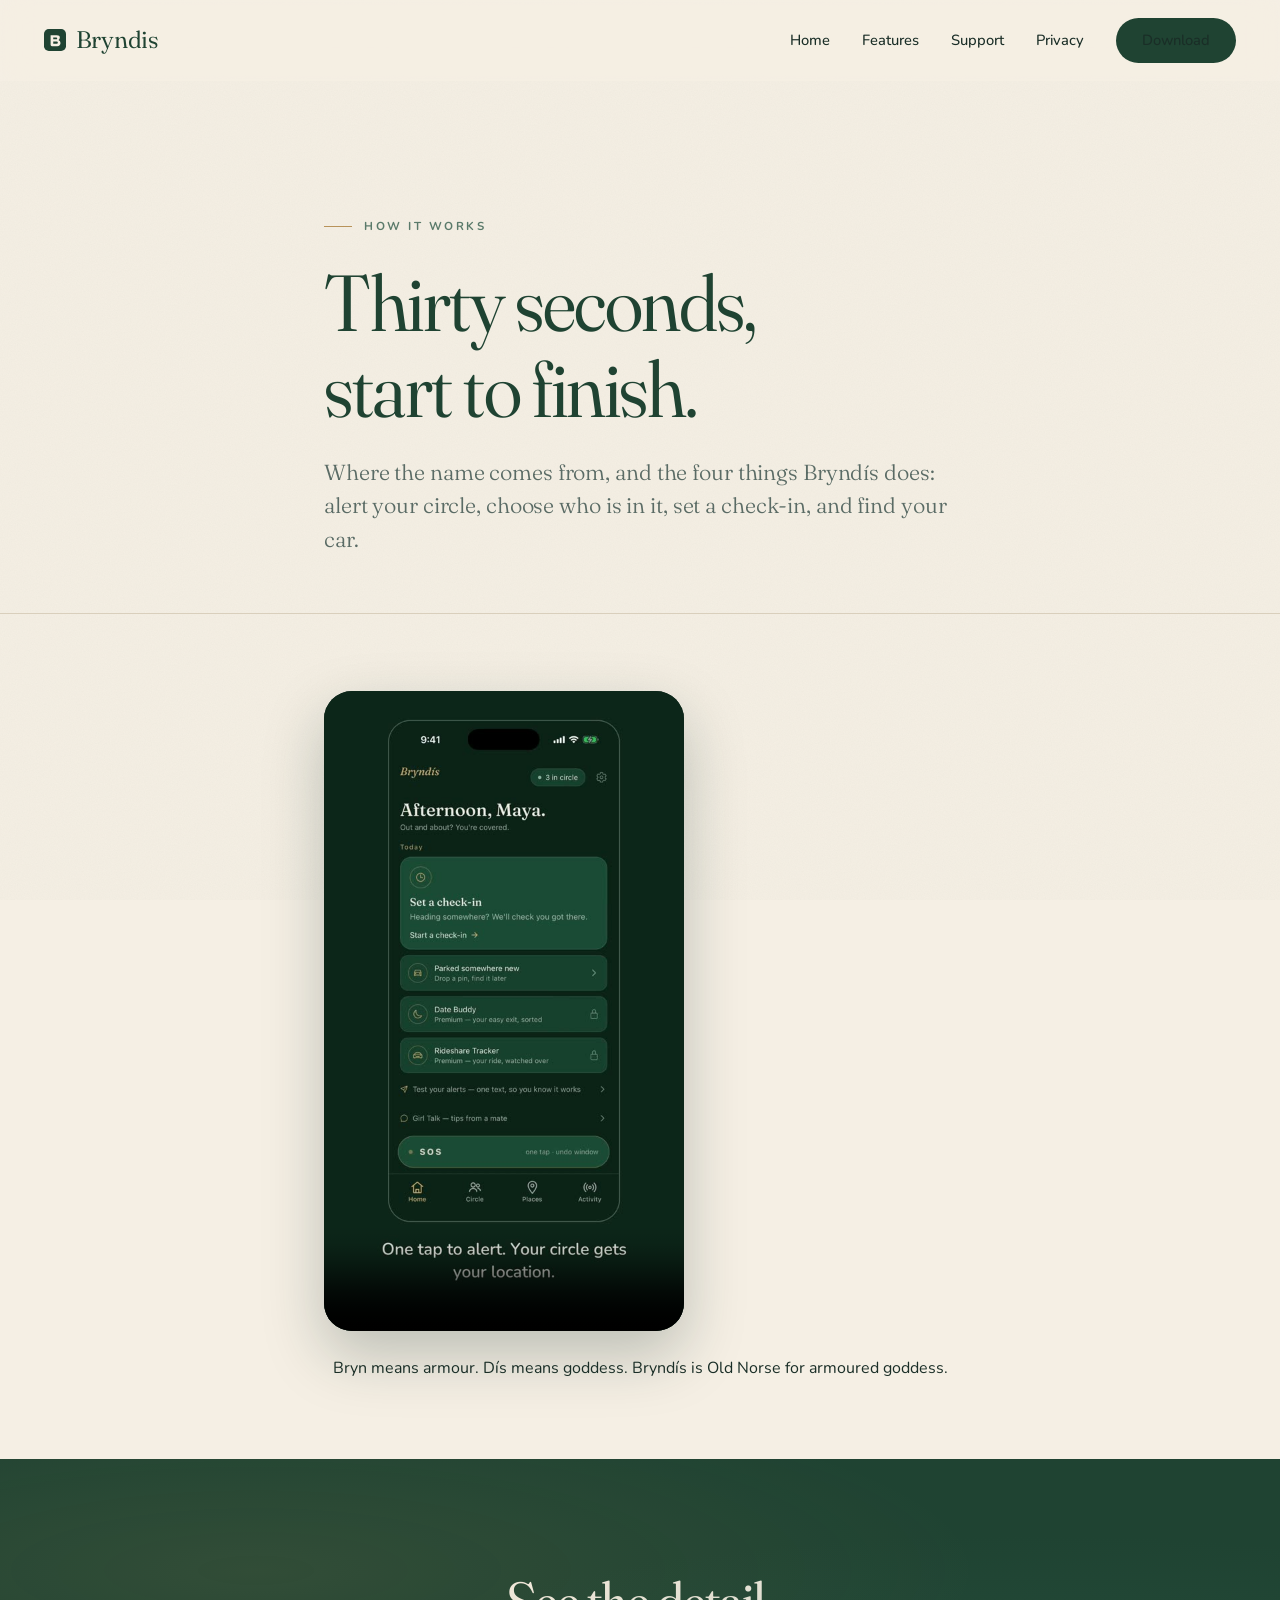
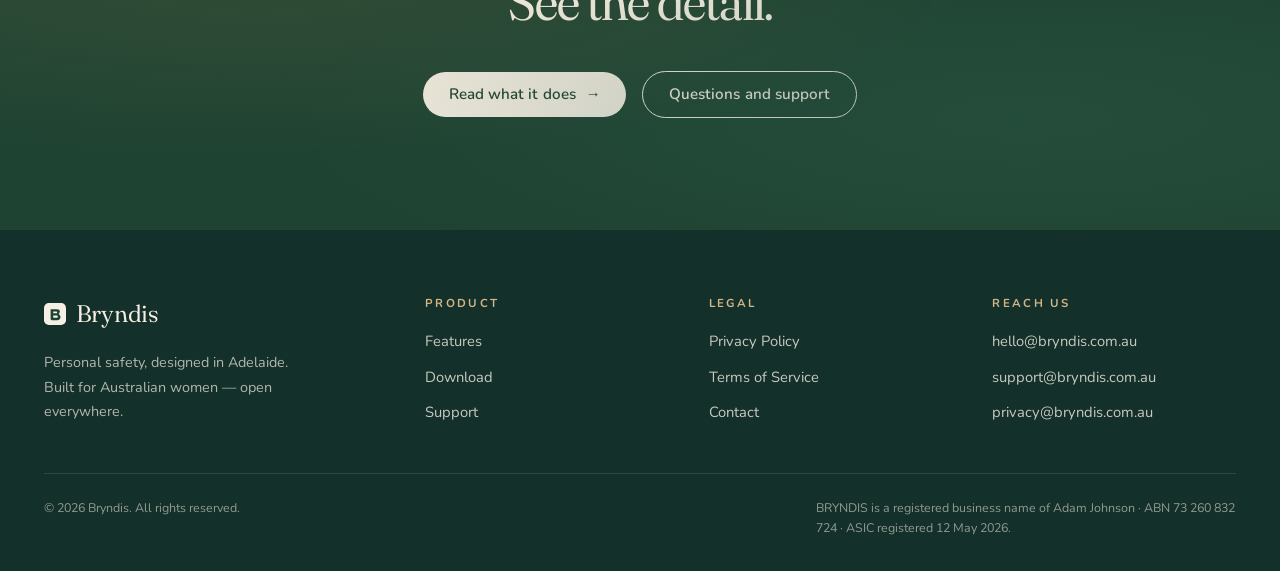
<file: how-it-works.html>
<!doctype html>
<html lang="en-AU">
<head>
  <meta charset="utf-8" />
  <meta name="viewport" content="width=device-width, initial-scale=1, viewport-fit=cover" />
  <title>How it works — Bryndis</title>
  <meta name="description" content="A 30-second look at Bryndis: what the name means and how the SOS, your circle, check-ins and the car pin work." />
  <meta name="theme-color" content="#1F4332" />
  <link rel="canonical" href="https://bryndis.com.au/how-it-works.html" />
  <link rel="icon" type="image/svg+xml" href="data:image/svg+xml,%3Csvg xmlns='http://www.w3.org/2000/svg' viewBox='0 0 100 100'%3E%3Crect width='100' height='100' rx='22' fill='%231F4332'/%3E%3Cpath d='M30 28 L30 72 Q30 78 36 78 L60 78 Q75 78 75 64 Q75 54 66 50 Q72 47 72 38 Q72 28 58 28 Z M42 39 L56 39 Q60 39 60 43 Q60 47 56 47 L42 47 Z M42 57 L58 57 Q63 57 63 62 Q63 67 58 67 L42 67 Z' fill='%23F5EFE4'/%3E%3C/svg%3E" />
  <link rel="preconnect" href="https://fonts.googleapis.com" />
  <link rel="preconnect" href="https://fonts.gstatic.com" crossorigin />
  <link href="https://fonts.googleapis.com/css2?family=Fraunces:opsz,wght,SOFT@9..144,300..600,30..100&family=Nunito:wght@300;400;500;600;700&display=swap" rel="stylesheet" />
  <link rel="stylesheet" href="styles.css" />
</head>
<body>

<header class="nav" id="nav">
  <div class="nav-inner">
    <a class="brand" href="index.html">
      <svg class="brand-mark" viewBox="0 0 100 100" aria-hidden="true">
        <rect width="100" height="100" rx="22" fill="#1F4332"/>
        <path d="M30 28 L30 72 Q30 78 36 78 L60 78 Q75 78 75 64 Q75 54 66 50 Q72 47 72 38 Q72 28 58 28 Z M42 39 L56 39 Q60 39 60 43 Q60 47 56 47 L42 47 Z M42 57 L58 57 Q63 57 63 62 Q63 67 58 67 L42 67 Z" fill="#F5EFE4"/>
      </svg>
      Bryndis
    </a>
    <button class="nav-toggle" id="navToggle" aria-label="Menu" aria-expanded="false"><span></span><span></span><span></span></button>
    <nav class="nav-links" id="navLinks">
      <a href="index.html">Home</a>
      <a href="features.html">Features</a>
      <a href="support.html">Support</a>
      <a href="privacy.html">Privacy</a>
      <a class="btn btn-primary" href="index.html#download">Download</a>
    </nav>
  </div>
</header>

<main>
  <header class="page-header">
    <div class="wrap-narrow">
      <span class="eyebrow">How it works</span>
      <h1>Thirty seconds,<br />start to finish.</h1>
      <p class="lede">
        Where the name comes from, and the four things Bryndís does: alert your circle, choose who is in it, set a check-in, and find your car.
      </p>
    </div>
  </header>

  <section class="tight">
    <div class="wrap-narrow" style="text-align:center;">
      <video id="hiw-video" controls preload="metadata"
             poster="media/bryndis-how-it-works-poster.jpg"
             width="1080" height="1920"
             style="width:100%; max-width:360px; height:auto; aspect-ratio:9/16; border-radius:28px; background:#10281E; box-shadow:0 24px 60px rgba(20,48,42,0.25);">
        <source src="media/bryndis-how-it-works.mp4" type="video/mp4" />
        Your browser can't play this video. <a href="media/bryndis-how-it-works.mp4">Download it instead.</a>
      </video>
      <script>
        // On a phone, play full screen so the on-screen detail is readable. Without
        // playsinline iOS already does this; this covers the other touch browsers.
        (function () {
          var v = document.getElementById('hiw-video');
          if (!v || !window.matchMedia('(pointer: coarse)').matches) return;
          v.addEventListener('play', function () {
            try {
              if (v.webkitEnterFullscreen) v.webkitEnterFullscreen();
              else if (v.requestFullscreen) v.requestFullscreen();
            } catch (e) {}
          });
        })();
      </script>
      <p class="meta" style="margin-top:1.5rem;">Bryn means armour. Dís means goddess. Bryndís is Old Norse for armoured goddess.</p>
    </div>
  </section>

  <section class="cta">
    <div class="wrap">
      <h2 style="margin-top:0;">See the detail.</h2>
      <div class="hero-ctas">
        <a class="btn btn-primary" href="features.html" style="background:var(--cream); color:var(--forest);">Read what it does <span class="arrow">→</span></a>
        <a class="btn btn-ghost" href="support.html">Questions and support</a>
      </div>
    </div>
  </section>

</main>

<footer>
  <div class="wrap">
    <div class="foot-top">
      <div class="foot-brand">
        <a class="brand" href="index.html" style="color:var(--cream);">
          <svg class="brand-mark" viewBox="0 0 100 100" aria-hidden="true">
            <rect width="100" height="100" rx="22" fill="#F5EFE4"/>
            <path d="M30 28 L30 72 Q30 78 36 78 L60 78 Q75 78 75 64 Q75 54 66 50 Q72 47 72 38 Q72 28 58 28 Z M42 39 L56 39 Q60 39 60 43 Q60 47 56 47 L42 47 Z M42 57 L58 57 Q63 57 63 62 Q63 67 58 67 L42 67 Z" fill="#1F4332"/>
          </svg>
          Bryndis
        </a>
        <p>Personal safety, designed in Adelaide. Built for Australian women — open everywhere.</p>
      </div>
      <div class="foot-col"><h5>Product</h5><ul><li><a href="features.html">Features</a></li><li><a href="index.html#download">Download</a></li><li><a href="support.html">Support</a></li></ul></div>
      <div class="foot-col"><h5>Legal</h5><ul><li><a href="privacy.html">Privacy Policy</a></li><li><a href="terms.html">Terms of Service</a></li><li><a href="support.html#contact">Contact</a></li></ul></div>
      <div class="foot-col"><h5>Reach us</h5><ul><li><a href="mailto:hello@bryndis.com.au">hello@bryndis.com.au</a></li><li><a href="mailto:support@bryndis.com.au">support@bryndis.com.au</a></li><li><a href="mailto:privacy@bryndis.com.au">privacy@bryndis.com.au</a></li></ul></div>
    </div>
    <div class="foot-bottom">
      <span>© 2026 Bryndis. All rights reserved.</span>
      <span class="legal-line">BRYNDIS is a registered business name of Adam Johnson · ABN 73 260 832 724 · ASIC registered 12 May 2026.</span>
    </div>
  </div>
</footer>

<script>
  const nav = document.getElementById('nav');
  document.addEventListener('scroll', () => nav.classList.toggle('scrolled', window.scrollY > 8), { passive: true });
  const t = document.getElementById('navToggle'), l = document.getElementById('navLinks');
  t.addEventListener('click', () => {
    const open = l.classList.toggle('open');
    t.classList.toggle('open', open);
    t.setAttribute('aria-expanded', String(open));
  });
  l.addEventListener('click', e => {
    if (e.target.tagName === 'A') { l.classList.remove('open'); t.classList.remove('open'); t.setAttribute('aria-expanded', 'false'); }
  });
</script>

</body>
</html>
</file>
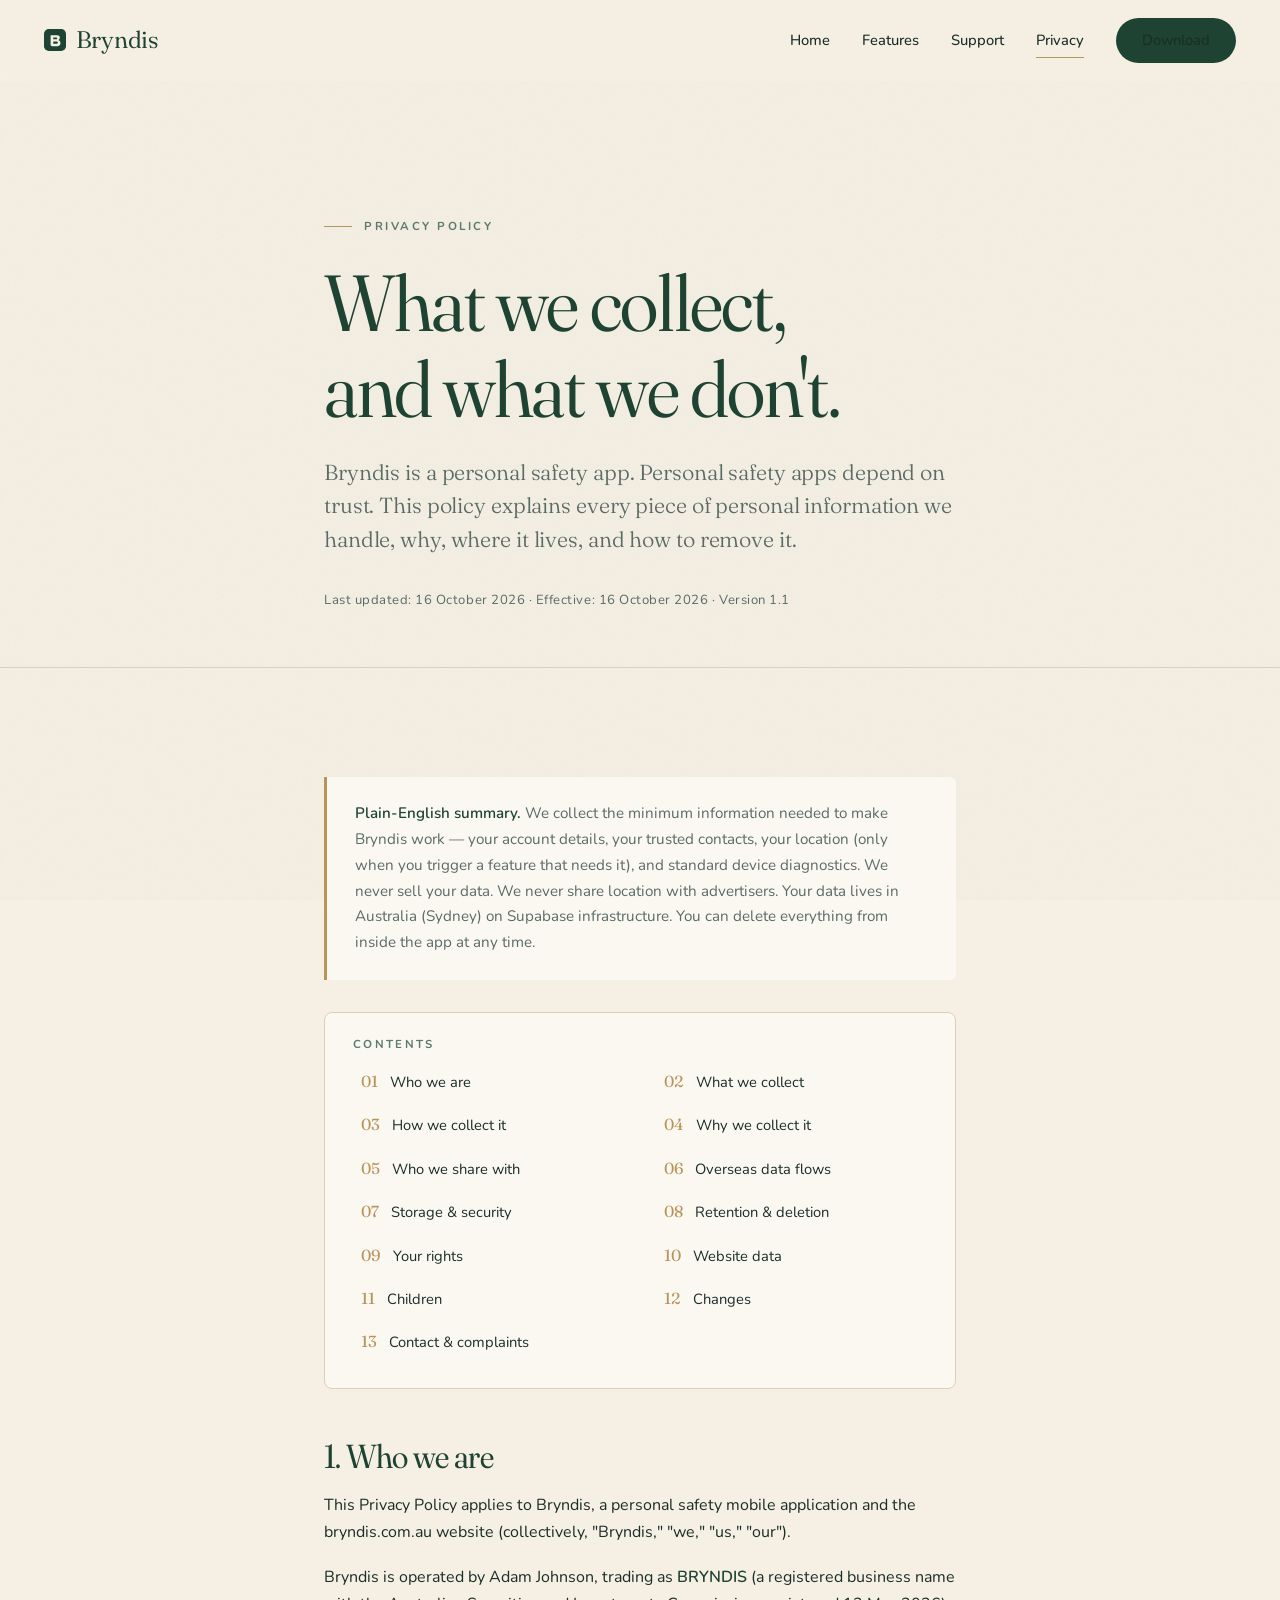
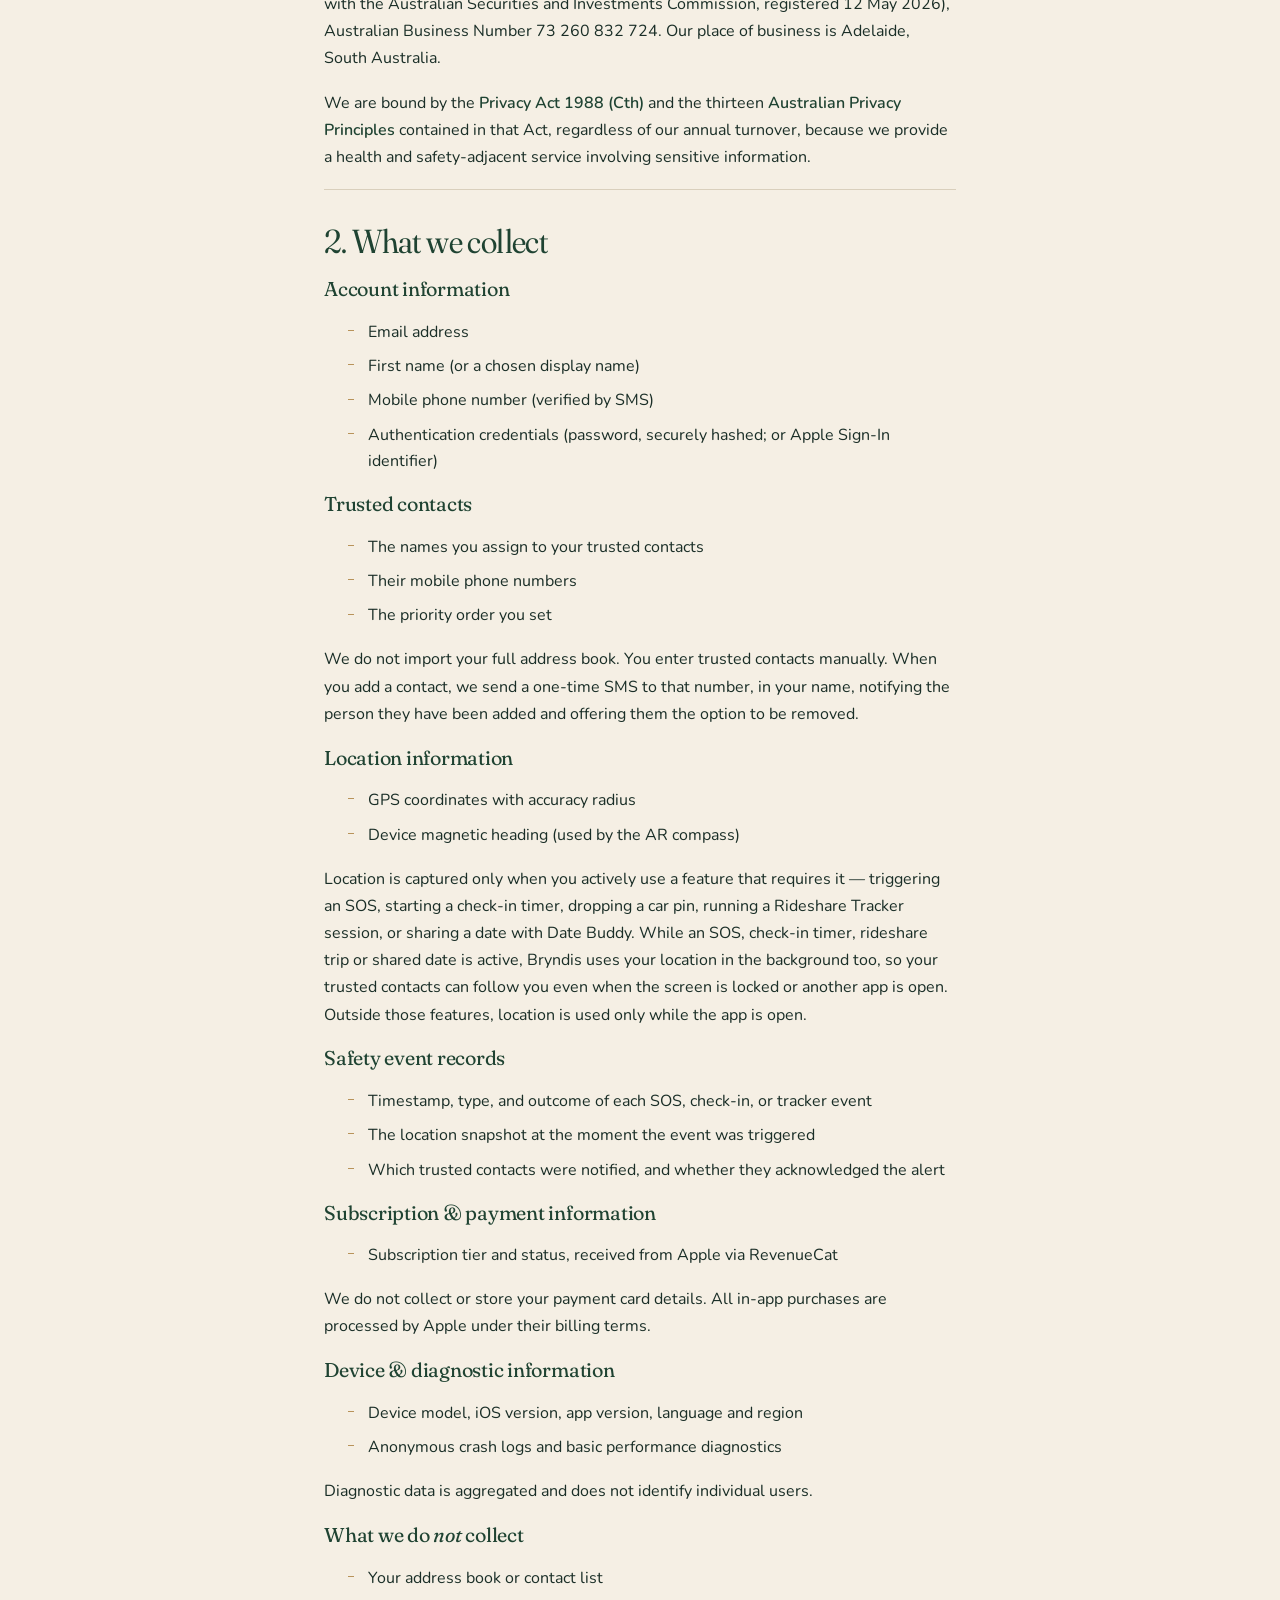
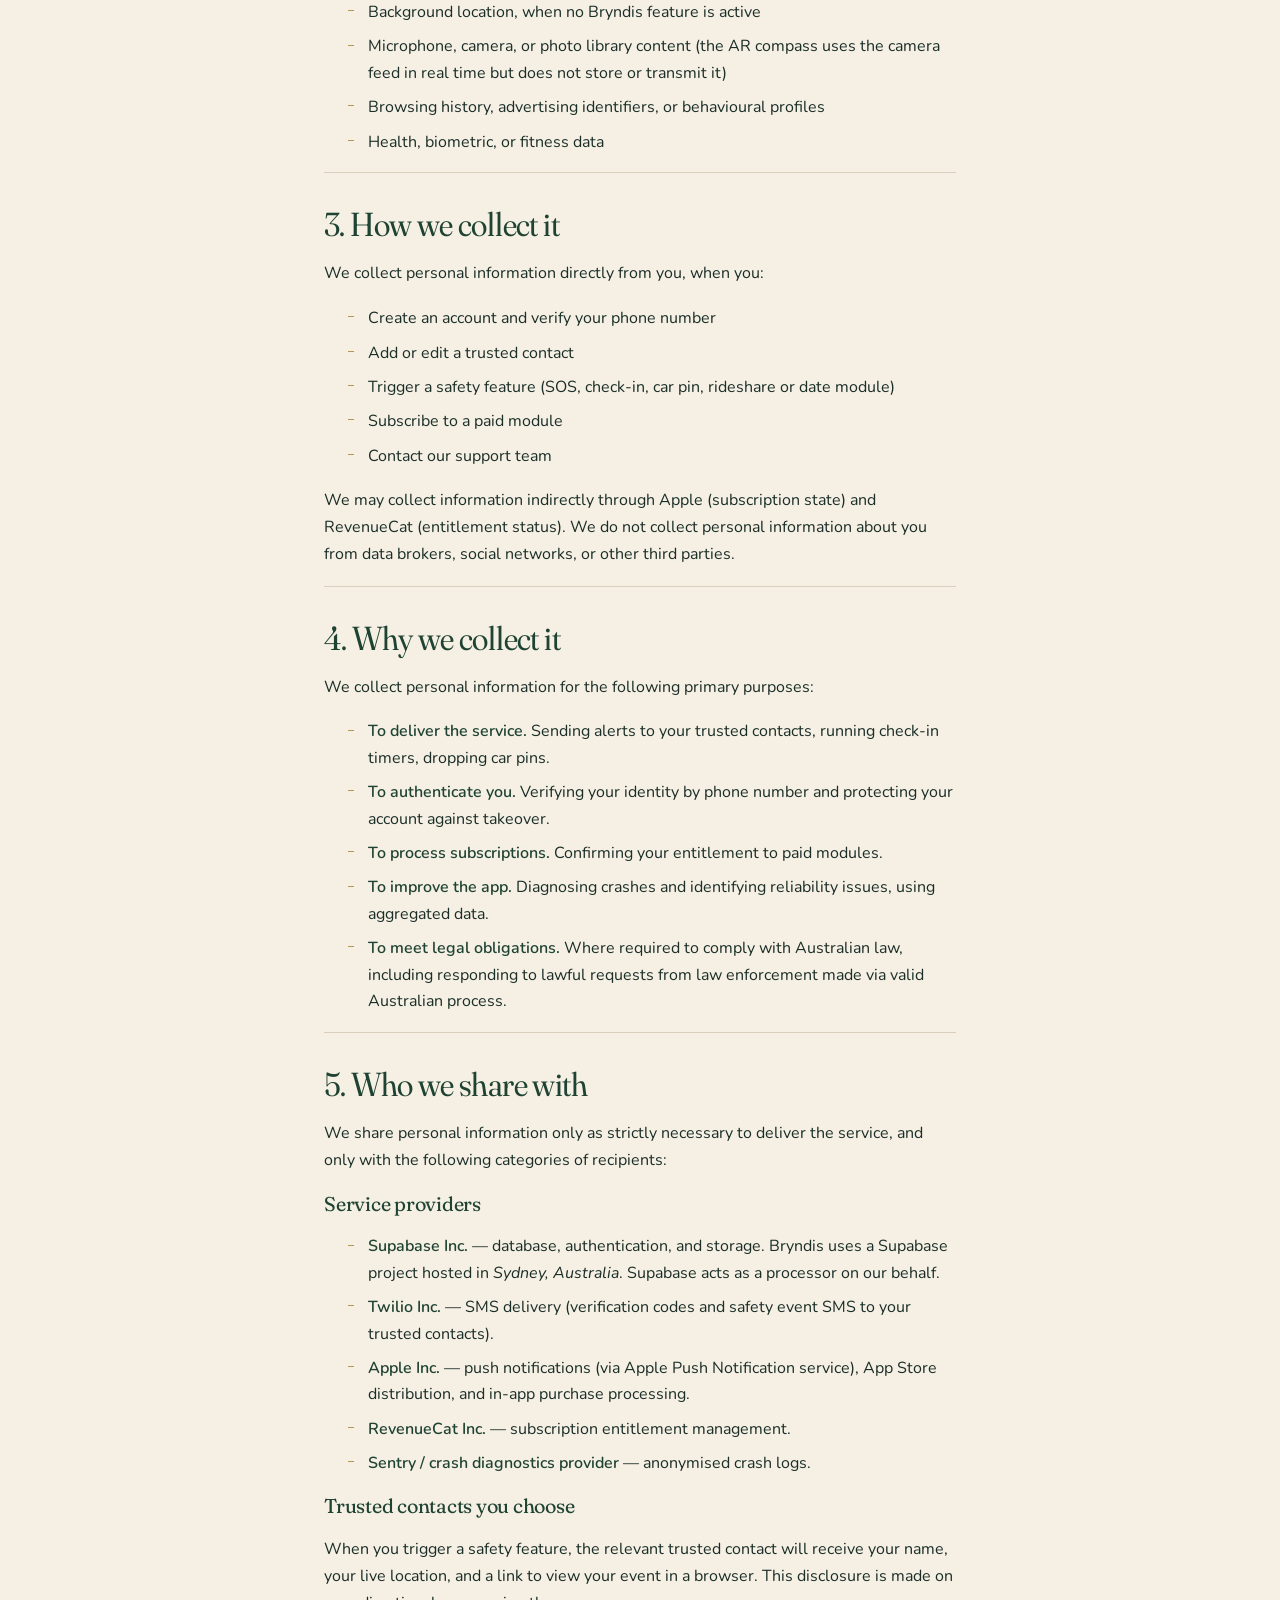
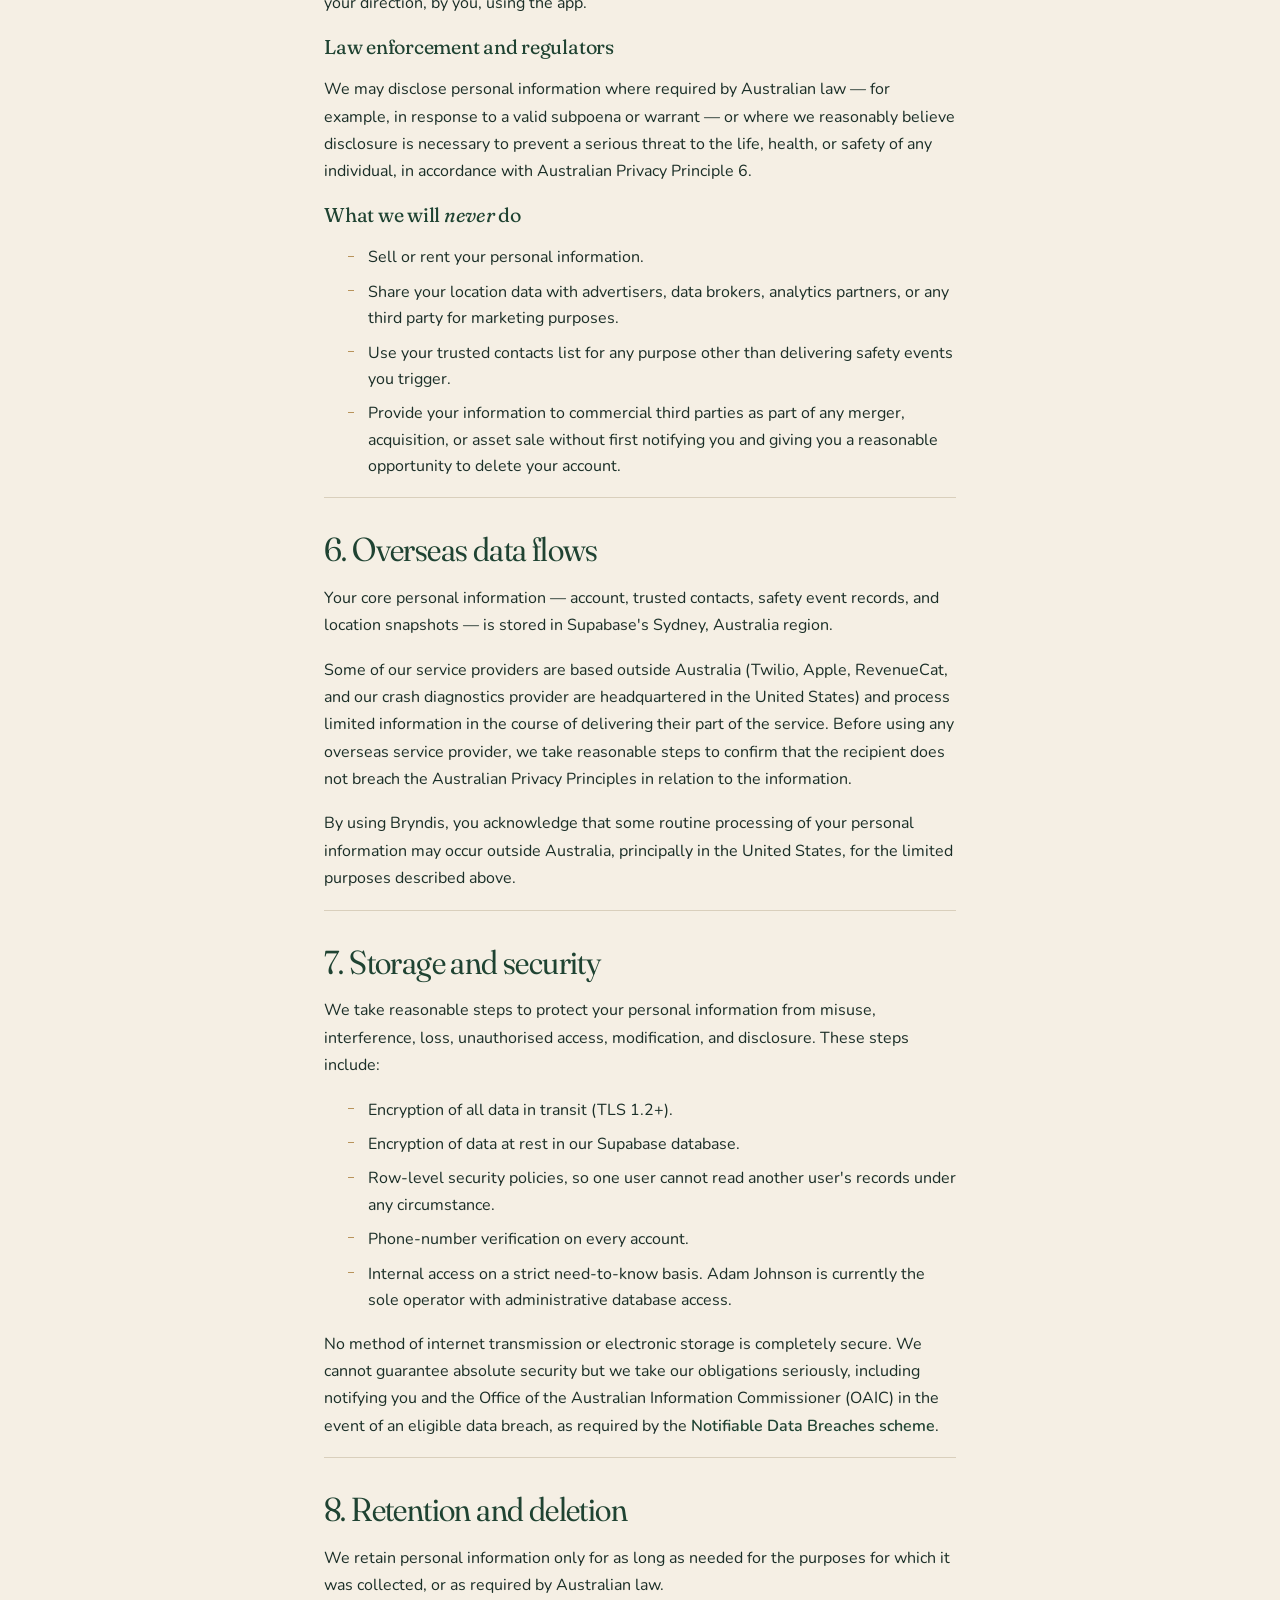
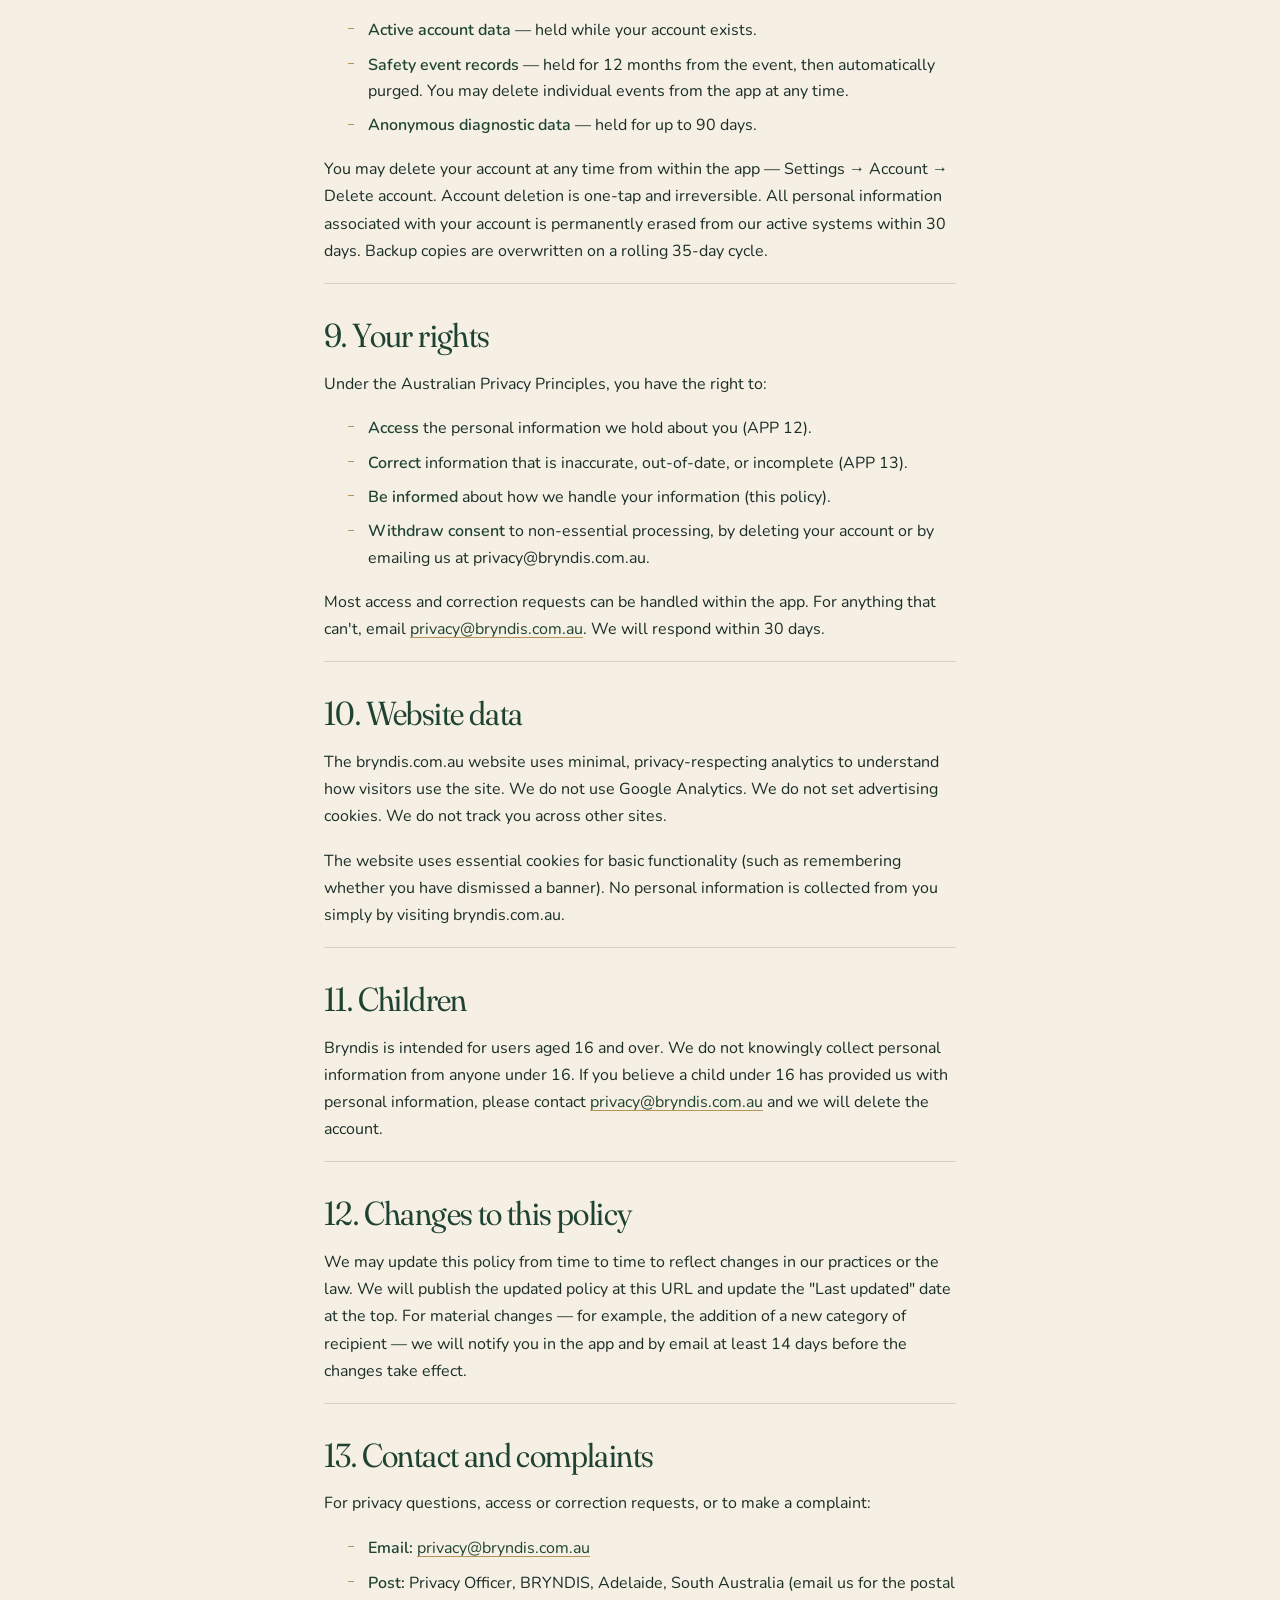
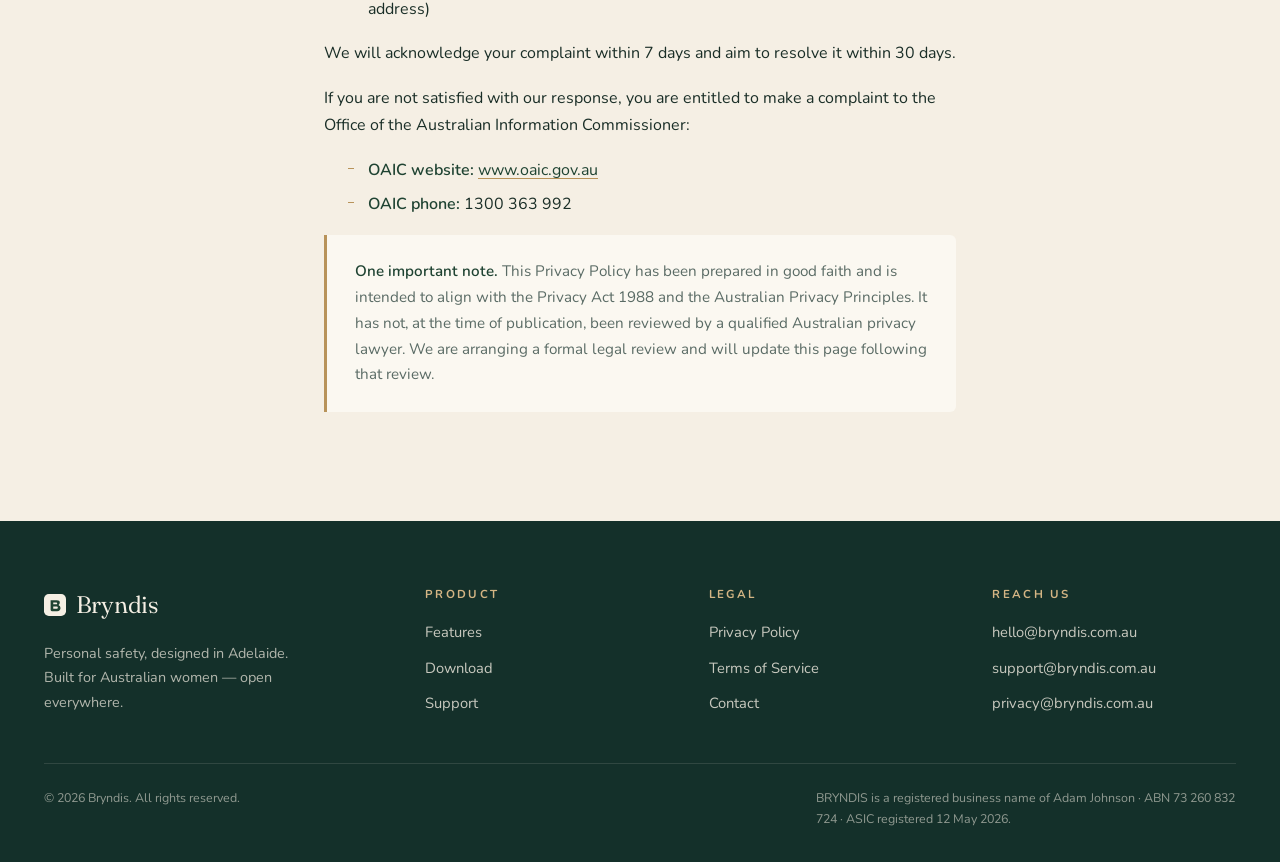
<file: privacy.html>
<!doctype html>
<html lang="en-AU">
<head>
  <meta charset="utf-8" />
  <meta name="viewport" content="width=device-width, initial-scale=1, viewport-fit=cover" />
  <title>Privacy Policy — Bryndis</title>
  <meta name="description" content="How Bryndis collects, uses, stores and protects your personal information. Australian Privacy Act 1988 and Australian Privacy Principles aligned." />
  <meta name="theme-color" content="#1F4332" />
  <link rel="canonical" href="https://bryndis.com.au/privacy.html" />
  <link rel="icon" type="image/svg+xml" href="data:image/svg+xml,%3Csvg xmlns='http://www.w3.org/2000/svg' viewBox='0 0 100 100'%3E%3Crect width='100' height='100' rx='22' fill='%231F4332'/%3E%3Cpath d='M30 28 L30 72 Q30 78 36 78 L60 78 Q75 78 75 64 Q75 54 66 50 Q72 47 72 38 Q72 28 58 28 Z M42 39 L56 39 Q60 39 60 43 Q60 47 56 47 L42 47 Z M42 57 L58 57 Q63 57 63 62 Q63 67 58 67 L42 67 Z' fill='%23F5EFE4'/%3E%3C/svg%3E" />
  <link rel="preconnect" href="https://fonts.googleapis.com" />
  <link rel="preconnect" href="https://fonts.gstatic.com" crossorigin />
  <link href="https://fonts.googleapis.com/css2?family=Fraunces:opsz,wght,SOFT@9..144,300..600,30..100&family=Nunito:wght@300;400;500;600;700&display=swap" rel="stylesheet" />
  <link rel="stylesheet" href="styles.css" />
</head>
<body>

<header class="nav" id="nav">
  <div class="nav-inner">
    <a class="brand" href="index.html">
      <svg class="brand-mark" viewBox="0 0 100 100" aria-hidden="true">
        <rect width="100" height="100" rx="22" fill="#1F4332"/>
        <path d="M30 28 L30 72 Q30 78 36 78 L60 78 Q75 78 75 64 Q75 54 66 50 Q72 47 72 38 Q72 28 58 28 Z M42 39 L56 39 Q60 39 60 43 Q60 47 56 47 L42 47 Z M42 57 L58 57 Q63 57 63 62 Q63 67 58 67 L42 67 Z" fill="#F5EFE4"/>
      </svg>
      Bryndis
    </a>
    <button class="nav-toggle" id="navToggle" aria-label="Menu" aria-expanded="false"><span></span><span></span><span></span></button>
    <nav class="nav-links" id="navLinks">
      <a href="index.html">Home</a>
      <a href="features.html">Features</a>
      <a href="support.html">Support</a>
      <a href="privacy.html" aria-current="page">Privacy</a>
      <a class="btn btn-primary" href="index.html#download">Download</a>
    </nav>
  </div>
</header>

<main>
  <header class="page-header">
    <div class="wrap-narrow">
      <span class="eyebrow">Privacy Policy</span>
      <h1>What we collect,<br />and what we don't.</h1>
      <p class="lede">
        Bryndis is a personal safety app. Personal safety apps depend on trust. This policy explains every piece of personal information we handle, why, where it lives, and how to remove it.
      </p>
      <p class="meta">Last updated: 16 October 2026 · Effective: 16 October 2026 · Version 1.1</p>
    </div>
  </header>

  <section class="prose">
    <div class="wrap-narrow">

      <div class="callout">
        <p><strong>Plain-English summary.</strong> We collect the minimum information needed to make Bryndis work — your account details, your trusted contacts, your location (only when you trigger a feature that needs it), and standard device diagnostics. We never sell your data. We never share location with advertisers. Your data lives in Australia (Sydney) on Supabase infrastructure. You can delete everything from inside the app at any time.</p>
      </div>

      <div class="toc">
        <h4>Contents</h4>
        <ol>
          <li><a href="#who">Who we are</a></li>
          <li><a href="#what">What we collect</a></li>
          <li><a href="#how">How we collect it</a></li>
          <li><a href="#why">Why we collect it</a></li>
          <li><a href="#sharing">Who we share with</a></li>
          <li><a href="#overseas">Overseas data flows</a></li>
          <li><a href="#storage">Storage & security</a></li>
          <li><a href="#retention">Retention & deletion</a></li>
          <li><a href="#rights">Your rights</a></li>
          <li><a href="#website">Website data</a></li>
          <li><a href="#children">Children</a></li>
          <li><a href="#changes">Changes</a></li>
          <li><a href="#contact-section">Contact &amp; complaints</a></li>
        </ol>
      </div>

      <h2 id="who">1. Who we are</h2>
      <p>This Privacy Policy applies to Bryndis, a personal safety mobile application and the bryndis.com.au website (collectively, "Bryndis," "we," "us," "our").</p>
      <p>Bryndis is operated by Adam Johnson, trading as <strong>BRYNDIS</strong> (a registered business name with the Australian Securities and Investments Commission, registered 12 May 2026), Australian Business Number 73 260 832 724. Our place of business is Adelaide, South Australia.</p>
      <p>We are bound by the <strong>Privacy Act 1988 (Cth)</strong> and the thirteen <strong>Australian Privacy Principles</strong> contained in that Act, regardless of our annual turnover, because we provide a health and safety-adjacent service involving sensitive information.</p>

      <h2 id="what">2. What we collect</h2>

      <h3>Account information</h3>
      <ul>
        <li>Email address</li>
        <li>First name (or a chosen display name)</li>
        <li>Mobile phone number (verified by SMS)</li>
        <li>Authentication credentials (password, securely hashed; or Apple Sign-In identifier)</li>
      </ul>

      <h3>Trusted contacts</h3>
      <ul>
        <li>The names you assign to your trusted contacts</li>
        <li>Their mobile phone numbers</li>
        <li>The priority order you set</li>
      </ul>
      <p>We do not import your full address book. You enter trusted contacts manually. When you add a contact, we send a one-time SMS to that number, in your name, notifying the person they have been added and offering them the option to be removed.</p>

      <h3>Location information</h3>
      <ul>
        <li>GPS coordinates with accuracy radius</li>
        <li>Device magnetic heading (used by the AR compass)</li>
      </ul>
      <p>Location is captured only when you actively use a feature that requires it — triggering an SOS, starting a check-in timer, dropping a car pin, running a Rideshare Tracker session, or sharing a date with Date Buddy. While an SOS, check-in timer, rideshare trip or shared date is active, Bryndis uses your location in the background too, so your trusted contacts can follow you even when the screen is locked or another app is open. Outside those features, location is used only while the app is open.</p>

      <h3>Safety event records</h3>
      <ul>
        <li>Timestamp, type, and outcome of each SOS, check-in, or tracker event</li>
        <li>The location snapshot at the moment the event was triggered</li>
        <li>Which trusted contacts were notified, and whether they acknowledged the alert</li>
      </ul>

      <h3>Subscription &amp; payment information</h3>
      <ul>
        <li>Subscription tier and status, received from Apple via RevenueCat</li>
      </ul>
      <p>We do not collect or store your payment card details. All in-app purchases are processed by Apple under their billing terms.</p>

      <h3>Device &amp; diagnostic information</h3>
      <ul>
        <li>Device model, iOS version, app version, language and region</li>
        <li>Anonymous crash logs and basic performance diagnostics</li>
      </ul>
      <p>Diagnostic data is aggregated and does not identify individual users.</p>

      <h3>What we do <em>not</em> collect</h3>
      <ul>
        <li>Your address book or contact list</li>
        <li>Background location, when no Bryndis feature is active</li>
        <li>Microphone, camera, or photo library content (the AR compass uses the camera feed in real time but does not store or transmit it)</li>
        <li>Browsing history, advertising identifiers, or behavioural profiles</li>
        <li>Health, biometric, or fitness data</li>
      </ul>

      <h2 id="how">3. How we collect it</h2>
      <p>We collect personal information directly from you, when you:</p>
      <ul>
        <li>Create an account and verify your phone number</li>
        <li>Add or edit a trusted contact</li>
        <li>Trigger a safety feature (SOS, check-in, car pin, rideshare or date module)</li>
        <li>Subscribe to a paid module</li>
        <li>Contact our support team</li>
      </ul>
      <p>We may collect information indirectly through Apple (subscription state) and RevenueCat (entitlement status). We do not collect personal information about you from data brokers, social networks, or other third parties.</p>

      <h2 id="why">4. Why we collect it</h2>
      <p>We collect personal information for the following primary purposes:</p>
      <ul>
        <li><strong>To deliver the service.</strong> Sending alerts to your trusted contacts, running check-in timers, dropping car pins.</li>
        <li><strong>To authenticate you.</strong> Verifying your identity by phone number and protecting your account against takeover.</li>
        <li><strong>To process subscriptions.</strong> Confirming your entitlement to paid modules.</li>
        <li><strong>To improve the app.</strong> Diagnosing crashes and identifying reliability issues, using aggregated data.</li>
        <li><strong>To meet legal obligations.</strong> Where required to comply with Australian law, including responding to lawful requests from law enforcement made via valid Australian process.</li>
      </ul>

      <h2 id="sharing">5. Who we share with</h2>
      <p>We share personal information only as strictly necessary to deliver the service, and only with the following categories of recipients:</p>

      <h3>Service providers</h3>
      <ul>
        <li><strong>Supabase Inc.</strong> — database, authentication, and storage. Bryndis uses a Supabase project hosted in <em>Sydney, Australia</em>. Supabase acts as a processor on our behalf.</li>
        <li><strong>Twilio Inc.</strong> — SMS delivery (verification codes and safety event SMS to your trusted contacts).</li>
        <li><strong>Apple Inc.</strong> — push notifications (via Apple Push Notification service), App Store distribution, and in-app purchase processing.</li>
        <li><strong>RevenueCat Inc.</strong> — subscription entitlement management.</li>
        <li><strong>Sentry / crash diagnostics provider</strong> — anonymised crash logs.</li>
      </ul>

      <h3>Trusted contacts you choose</h3>
      <p>When you trigger a safety feature, the relevant trusted contact will receive your name, your live location, and a link to view your event in a browser. This disclosure is made on your direction, by you, using the app.</p>

      <h3>Law enforcement and regulators</h3>
      <p>We may disclose personal information where required by Australian law — for example, in response to a valid subpoena or warrant — or where we reasonably believe disclosure is necessary to prevent a serious threat to the life, health, or safety of any individual, in accordance with Australian Privacy Principle 6.</p>

      <h3>What we will <em>never</em> do</h3>
      <ul>
        <li>Sell or rent your personal information.</li>
        <li>Share your location data with advertisers, data brokers, analytics partners, or any third party for marketing purposes.</li>
        <li>Use your trusted contacts list for any purpose other than delivering safety events you trigger.</li>
        <li>Provide your information to commercial third parties as part of any merger, acquisition, or asset sale without first notifying you and giving you a reasonable opportunity to delete your account.</li>
      </ul>

      <h2 id="overseas">6. Overseas data flows</h2>
      <p>Your core personal information — account, trusted contacts, safety event records, and location snapshots — is stored in Supabase's Sydney, Australia region.</p>
      <p>Some of our service providers are based outside Australia (Twilio, Apple, RevenueCat, and our crash diagnostics provider are headquartered in the United States) and process limited information in the course of delivering their part of the service. Before using any overseas service provider, we take reasonable steps to confirm that the recipient does not breach the Australian Privacy Principles in relation to the information.</p>
      <p>By using Bryndis, you acknowledge that some routine processing of your personal information may occur outside Australia, principally in the United States, for the limited purposes described above.</p>

      <h2 id="storage">7. Storage and security</h2>
      <p>We take reasonable steps to protect your personal information from misuse, interference, loss, unauthorised access, modification, and disclosure. These steps include:</p>
      <ul>
        <li>Encryption of all data in transit (TLS 1.2+).</li>
        <li>Encryption of data at rest in our Supabase database.</li>
        <li>Row-level security policies, so one user cannot read another user's records under any circumstance.</li>
        <li>Phone-number verification on every account.</li>
        <li>Internal access on a strict need-to-know basis. Adam Johnson is currently the sole operator with administrative database access.</li>
      </ul>
      <p>No method of internet transmission or electronic storage is completely secure. We cannot guarantee absolute security but we take our obligations seriously, including notifying you and the Office of the Australian Information Commissioner (OAIC) in the event of an eligible data breach, as required by the <strong>Notifiable Data Breaches scheme</strong>.</p>

      <h2 id="retention">8. Retention and deletion</h2>
      <p>We retain personal information only for as long as needed for the purposes for which it was collected, or as required by Australian law.</p>
      <ul>
        <li><strong>Active account data</strong> — held while your account exists.</li>
        <li><strong>Safety event records</strong> — held for 12 months from the event, then automatically purged. You may delete individual events from the app at any time.</li>
        <li><strong>Anonymous diagnostic data</strong> — held for up to 90 days.</li>
      </ul>
      <p>You may delete your account at any time from within the app — Settings → Account → Delete account. Account deletion is one-tap and irreversible. All personal information associated with your account is permanently erased from our active systems within 30 days. Backup copies are overwritten on a rolling 35-day cycle.</p>

      <h2 id="rights">9. Your rights</h2>
      <p>Under the Australian Privacy Principles, you have the right to:</p>
      <ul>
        <li><strong>Access</strong> the personal information we hold about you (APP 12).</li>
        <li><strong>Correct</strong> information that is inaccurate, out-of-date, or incomplete (APP 13).</li>
        <li><strong>Be informed</strong> about how we handle your information (this policy).</li>
        <li><strong>Withdraw consent</strong> to non-essential processing, by deleting your account or by emailing us at privacy@bryndis.com.au.</li>
      </ul>
      <p>Most access and correction requests can be handled within the app. For anything that can't, email <a href="mailto:privacy@bryndis.com.au">privacy@bryndis.com.au</a>. We will respond within 30 days.</p>

      <h2 id="website">10. Website data</h2>
      <p>The bryndis.com.au website uses minimal, privacy-respecting analytics to understand how visitors use the site. We do not use Google Analytics. We do not set advertising cookies. We do not track you across other sites.</p>
      <p>The website uses essential cookies for basic functionality (such as remembering whether you have dismissed a banner). No personal information is collected from you simply by visiting bryndis.com.au.</p>

      <h2 id="children">11. Children</h2>
      <p>Bryndis is intended for users aged 16 and over. We do not knowingly collect personal information from anyone under 16. If you believe a child under 16 has provided us with personal information, please contact <a href="mailto:privacy@bryndis.com.au">privacy@bryndis.com.au</a> and we will delete the account.</p>

      <h2 id="changes">12. Changes to this policy</h2>
      <p>We may update this policy from time to time to reflect changes in our practices or the law. We will publish the updated policy at this URL and update the "Last updated" date at the top. For material changes — for example, the addition of a new category of recipient — we will notify you in the app and by email at least 14 days before the changes take effect.</p>

      <h2 id="contact-section">13. Contact and complaints</h2>
      <p>For privacy questions, access or correction requests, or to make a complaint:</p>
      <ul>
        <li><strong>Email:</strong> <a href="mailto:privacy@bryndis.com.au">privacy@bryndis.com.au</a></li>
        <li><strong>Post:</strong> Privacy Officer, BRYNDIS, Adelaide, South Australia (email us for the postal address)</li>
      </ul>
      <p>We will acknowledge your complaint within 7 days and aim to resolve it within 30 days.</p>
      <p>If you are not satisfied with our response, you are entitled to make a complaint to the Office of the Australian Information Commissioner:</p>
      <ul>
        <li><strong>OAIC website:</strong> <a href="https://www.oaic.gov.au" target="_blank" rel="noopener">www.oaic.gov.au</a></li>
        <li><strong>OAIC phone:</strong> 1300 363 992</li>
      </ul>

      <div class="callout">
        <p><strong>One important note.</strong> This Privacy Policy has been prepared in good faith and is intended to align with the Privacy Act 1988 and the Australian Privacy Principles. It has not, at the time of publication, been reviewed by a qualified Australian privacy lawyer. We are arranging a formal legal review and will update this page following that review.</p>
      </div>

    </div>
  </section>

</main>

<footer>
  <div class="wrap">
    <div class="foot-top">
      <div class="foot-brand">
        <a class="brand" href="index.html" style="color:var(--cream);">
          <svg class="brand-mark" viewBox="0 0 100 100" aria-hidden="true">
            <rect width="100" height="100" rx="22" fill="#F5EFE4"/>
            <path d="M30 28 L30 72 Q30 78 36 78 L60 78 Q75 78 75 64 Q75 54 66 50 Q72 47 72 38 Q72 28 58 28 Z M42 39 L56 39 Q60 39 60 43 Q60 47 56 47 L42 47 Z M42 57 L58 57 Q63 57 63 62 Q63 67 58 67 L42 67 Z" fill="#1F4332"/>
          </svg>
          Bryndis
        </a>
        <p>Personal safety, designed in Adelaide. Built for Australian women — open everywhere.</p>
      </div>
      <div class="foot-col"><h5>Product</h5><ul><li><a href="features.html">Features</a></li><li><a href="index.html#download">Download</a></li><li><a href="support.html">Support</a></li></ul></div>
      <div class="foot-col"><h5>Legal</h5><ul><li><a href="privacy.html">Privacy Policy</a></li><li><a href="terms.html">Terms of Service</a></li><li><a href="support.html#contact">Contact</a></li></ul></div>
      <div class="foot-col"><h5>Reach us</h5><ul><li><a href="mailto:hello@bryndis.com.au">hello@bryndis.com.au</a></li><li><a href="mailto:support@bryndis.com.au">support@bryndis.com.au</a></li><li><a href="mailto:privacy@bryndis.com.au">privacy@bryndis.com.au</a></li></ul></div>
    </div>
    <div class="foot-bottom">
      <span>© 2026 Bryndis. All rights reserved.</span>
      <span class="legal-line">BRYNDIS is a registered business name of Adam Johnson · ABN 73 260 832 724 · ASIC registered 12 May 2026.</span>
    </div>
  </div>
</footer>

<script>
  const nav = document.getElementById('nav');
  document.addEventListener('scroll', () => nav.classList.toggle('scrolled', window.scrollY > 8), { passive: true });
  const t = document.getElementById('navToggle'), l = document.getElementById('navLinks');
  t.addEventListener('click', () => {
    const open = l.classList.toggle('open');
    t.classList.toggle('open', open);
    t.setAttribute('aria-expanded', String(open));
  });
  l.addEventListener('click', e => {
    if (e.target.tagName === 'A') { l.classList.remove('open'); t.classList.remove('open'); t.setAttribute('aria-expanded', 'false'); }
  });
</script>

</body>
</html>
</file>
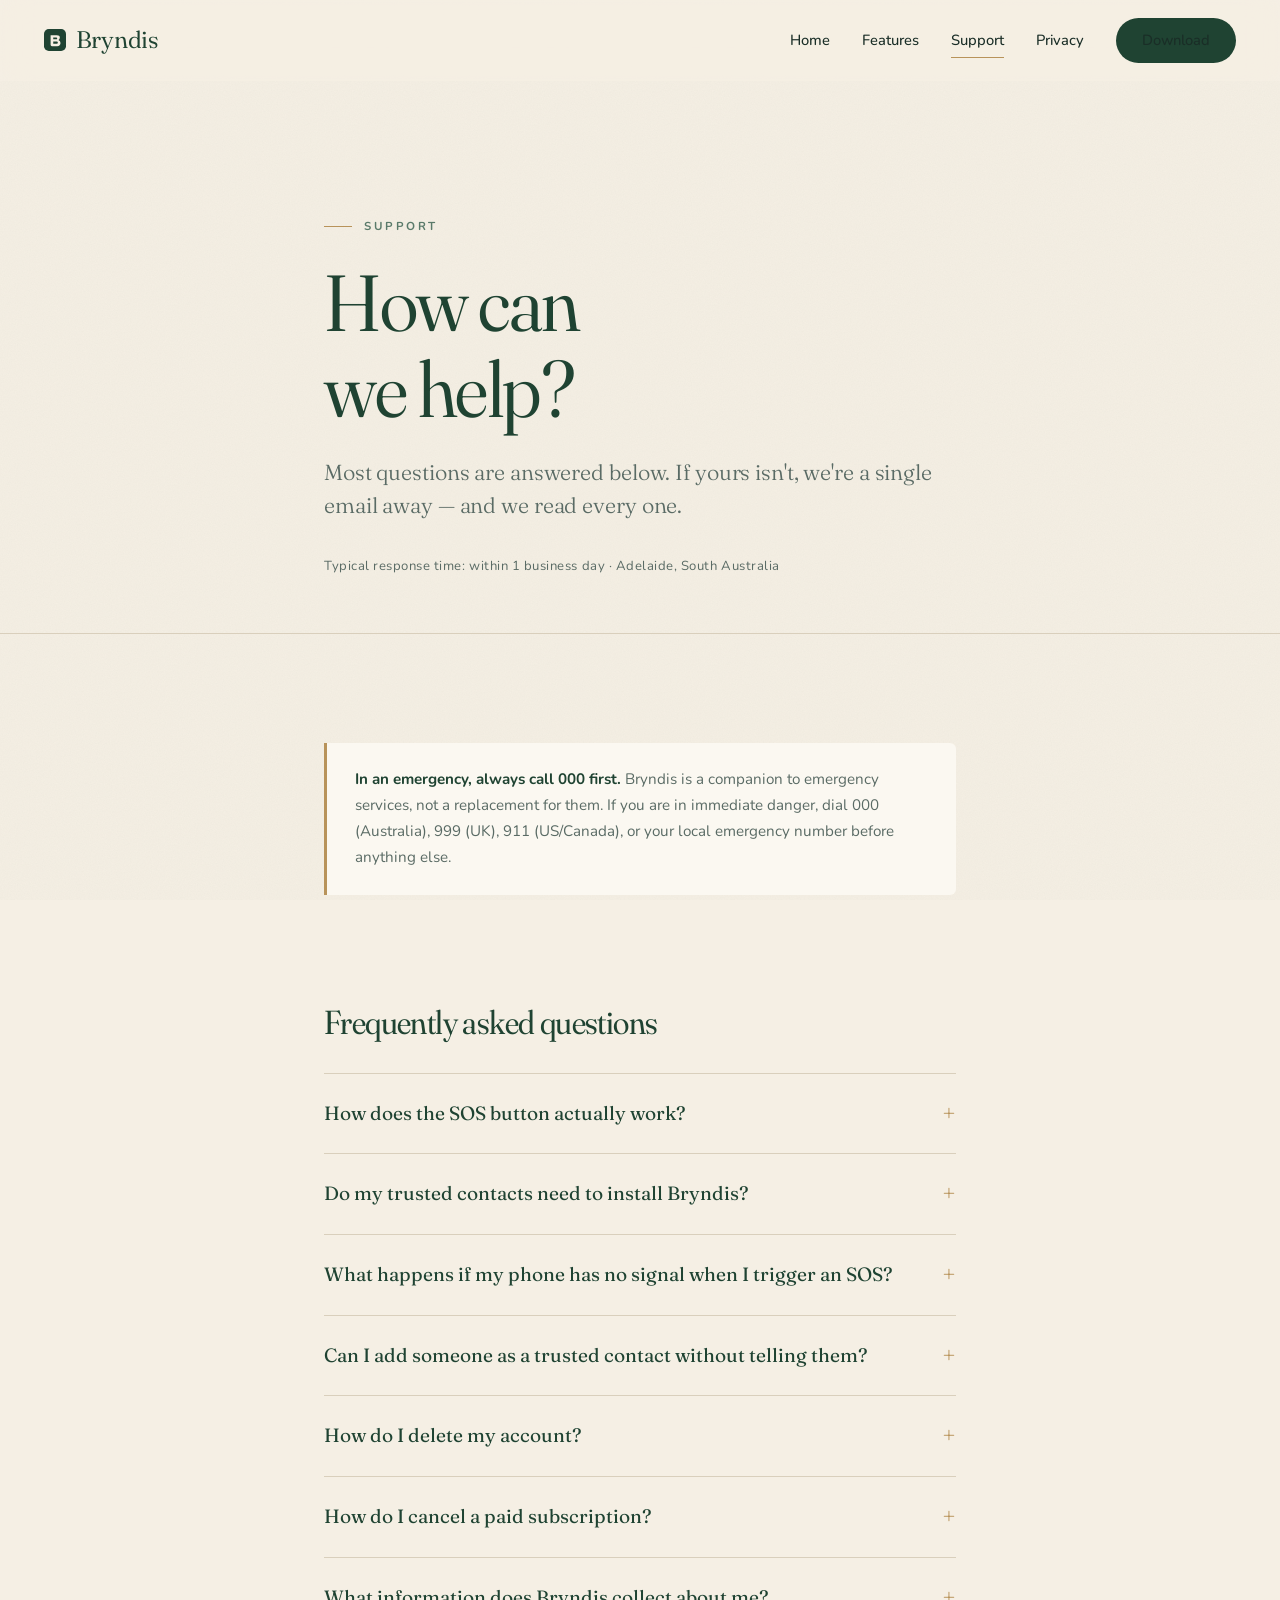
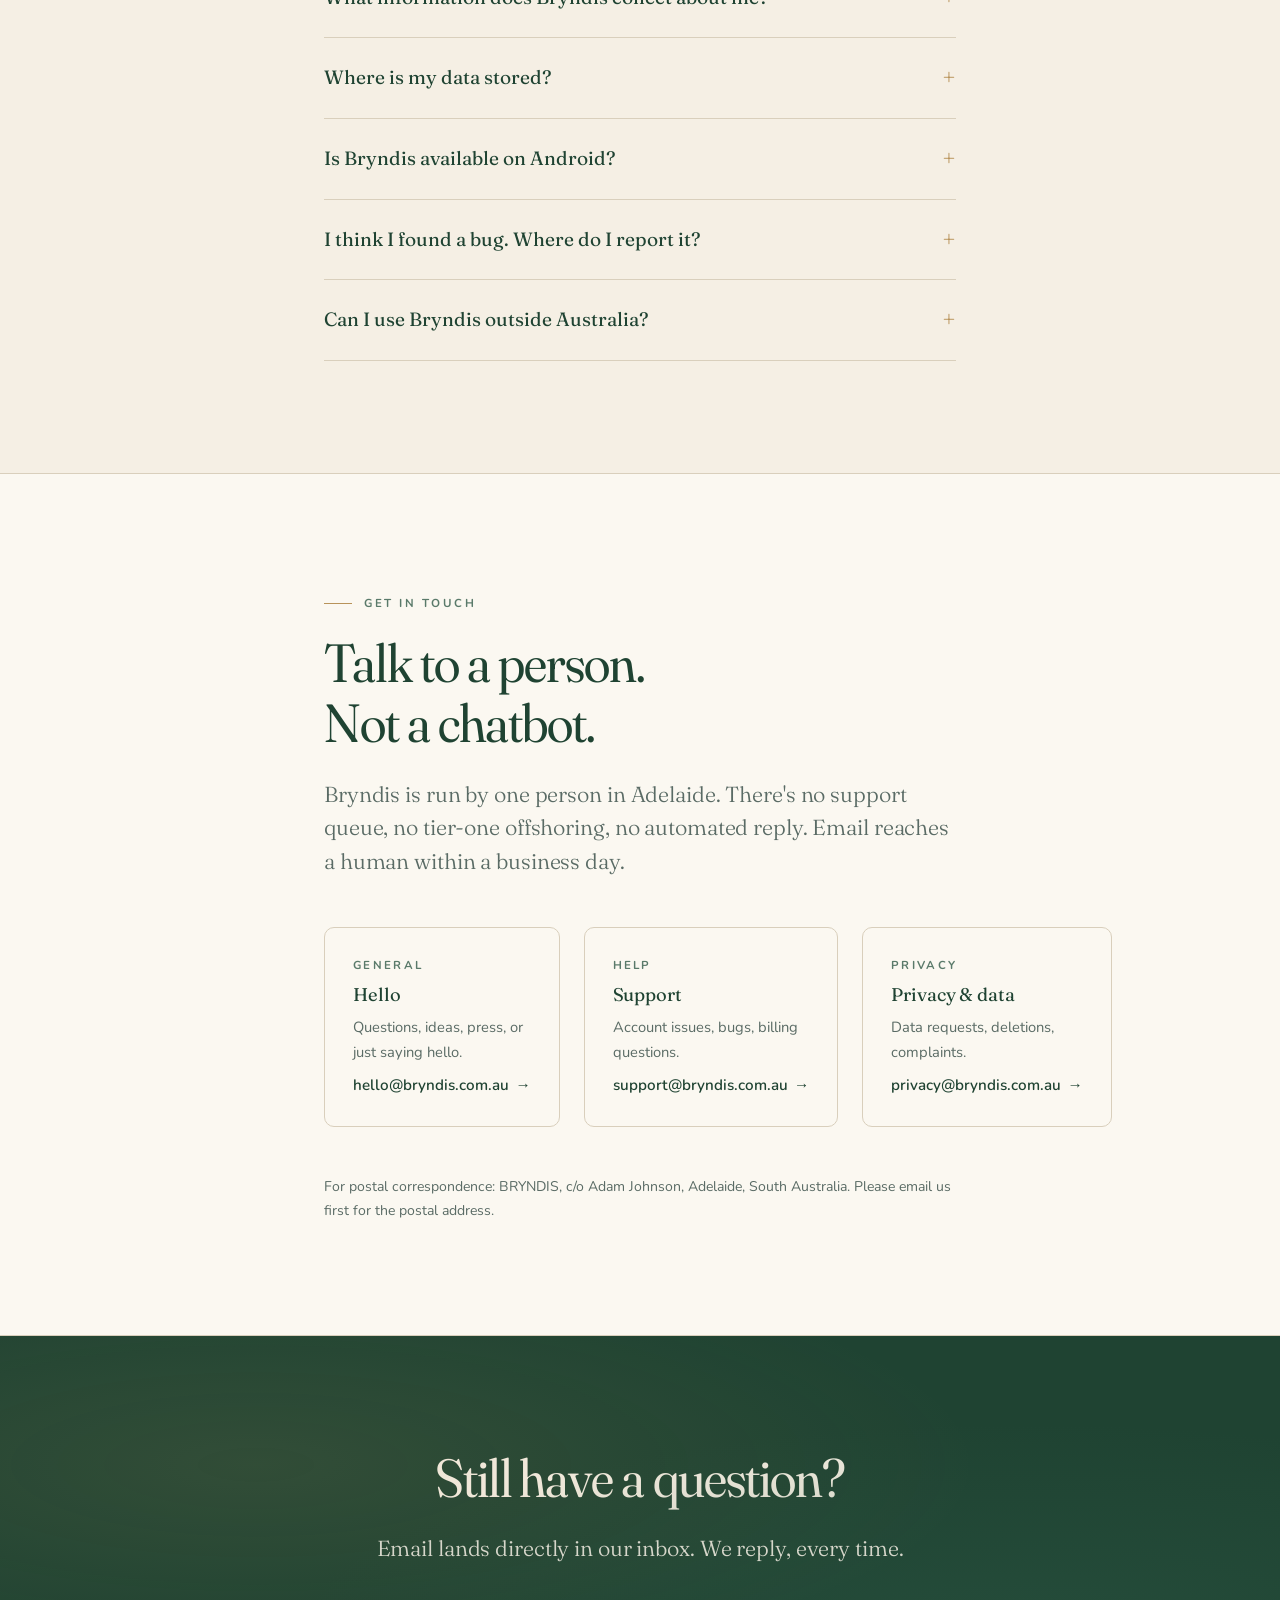
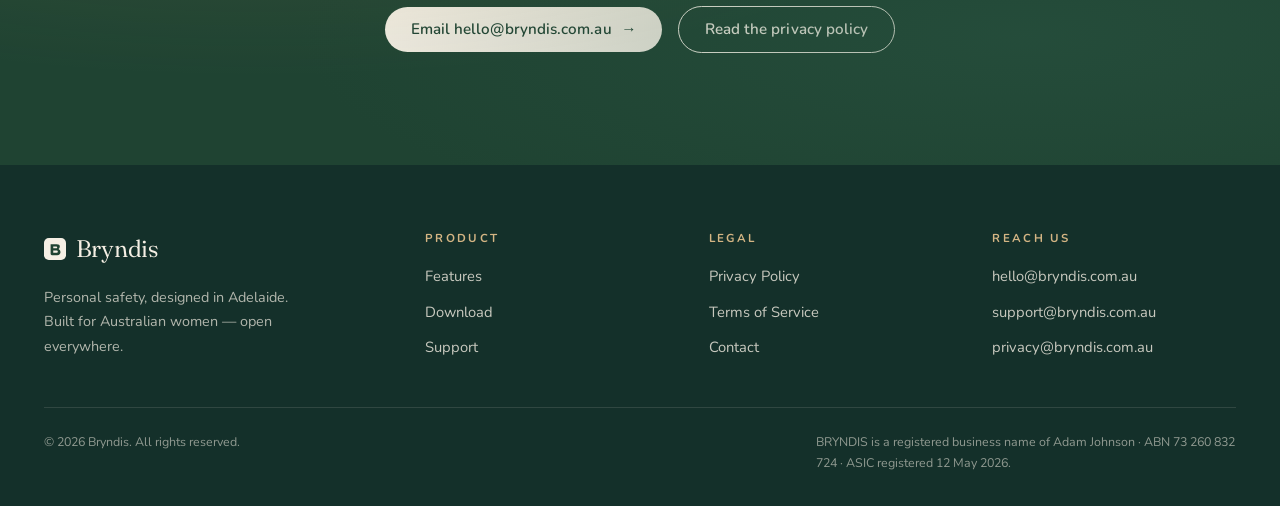
<file: support.html>
<!doctype html>
<html lang="en-AU">
<head>
  <meta charset="utf-8" />
  <meta name="viewport" content="width=device-width, initial-scale=1, viewport-fit=cover" />
  <title>Support — Bryndis</title>
  <meta name="description" content="Bryndis support and help. Frequently asked questions, contact paths, and how to reach us." />
  <meta name="theme-color" content="#1F4332" />
  <link rel="canonical" href="https://bryndis.com.au/support.html" />
  <link rel="icon" type="image/svg+xml" href="data:image/svg+xml,%3Csvg xmlns='http://www.w3.org/2000/svg' viewBox='0 0 100 100'%3E%3Crect width='100' height='100' rx='22' fill='%231F4332'/%3E%3Cpath d='M30 28 L30 72 Q30 78 36 78 L60 78 Q75 78 75 64 Q75 54 66 50 Q72 47 72 38 Q72 28 58 28 Z M42 39 L56 39 Q60 39 60 43 Q60 47 56 47 L42 47 Z M42 57 L58 57 Q63 57 63 62 Q63 67 58 67 L42 67 Z' fill='%23F5EFE4'/%3E%3C/svg%3E" />
  <link rel="preconnect" href="https://fonts.googleapis.com" />
  <link rel="preconnect" href="https://fonts.gstatic.com" crossorigin />
  <link href="https://fonts.googleapis.com/css2?family=Fraunces:opsz,wght,SOFT@9..144,300..600,30..100&family=Nunito:wght@300;400;500;600;700&display=swap" rel="stylesheet" />
  <link rel="stylesheet" href="styles.css" />
</head>
<body>

<header class="nav" id="nav">
  <div class="nav-inner">
    <a class="brand" href="index.html">
      <svg class="brand-mark" viewBox="0 0 100 100" aria-hidden="true">
        <rect width="100" height="100" rx="22" fill="#1F4332"/>
        <path d="M30 28 L30 72 Q30 78 36 78 L60 78 Q75 78 75 64 Q75 54 66 50 Q72 47 72 38 Q72 28 58 28 Z M42 39 L56 39 Q60 39 60 43 Q60 47 56 47 L42 47 Z M42 57 L58 57 Q63 57 63 62 Q63 67 58 67 L42 67 Z" fill="#F5EFE4"/>
      </svg>
      Bryndis
    </a>
    <button class="nav-toggle" id="navToggle" aria-label="Menu" aria-expanded="false"><span></span><span></span><span></span></button>
    <nav class="nav-links" id="navLinks">
      <a href="index.html">Home</a>
      <a href="features.html">Features</a>
      <a href="support.html" aria-current="page">Support</a>
      <a href="privacy.html">Privacy</a>
      <a class="btn btn-primary" href="index.html#download">Download</a>
    </nav>
  </div>
</header>

<main>
  <header class="page-header">
    <div class="wrap-narrow">
      <span class="eyebrow">Support</span>
      <h1>How can<br />we help?</h1>
      <p class="lede">
        Most questions are answered below. If yours isn't, we're a single email away — and we read every one.
      </p>
      <p class="meta">Typical response time: within 1 business day · Adelaide, South Australia</p>
    </div>
  </header>

  <section class="tight">
    <div class="wrap-narrow">

      <div class="callout">
        <p><strong>In an emergency, always call 000 first.</strong> Bryndis is a companion to emergency services, not a replacement for them. If you are in immediate danger, dial 000 (Australia), 999 (UK), 911 (US/Canada), or your local emergency number before anything else.</p>
      </div>

    </div>
  </section>

  <section style="padding-top:0;">
    <div class="wrap-narrow">
      <h2 style="font-size:clamp(1.6rem, 2.6vw, 2.2rem); margin-bottom:2rem;">Frequently asked questions</h2>

      <div class="faq">

        <details class="faq-item">
          <summary>How does the SOS button actually work?</summary>
          <div class="answer">
            <p>From the home screen, you tap the SOS bar once. For a moment you can tap Undo, so an accidental tap is easy to take back. When that moment passes, Bryndis captures your current GPS location and sends an alert to every trusted contact who has SOS alerts turned on, unless they've replied STOP.</p>
            <p>The alert goes as an SMS via our delivery partner Twilio, and as a push notification if your contact also has Bryndis installed, which is not required. The SMS says you triggered an SOS and when, shows your location on a map when your phone has a fix, and tells them to call 000 if it's urgent and they can't reach you. Bryndis doesn't call 000 for you; the alert screen has a Call 000 button for that.</p>
          </div>
        </details>

        <details class="faq-item">
          <summary>Do my trusted contacts need to install Bryndis?</summary>
          <div class="answer">
            <p>No. We built Bryndis to work even if none of your contacts have it. Your trusted contacts only need a mobile phone capable of receiving SMS. The SMS shows your location on a map they can open on any phone — no install required.</p>
          </div>
        </details>

        <details class="faq-item">
          <summary>What happens if my phone has no signal when I trigger an SOS?</summary>
          <div class="answer">
            <p>If the alert can't reach us, your phone opens a text to your circle, already written with what happened. Tap send, and it goes over your phone's own messaging.</p>
            <p>Find-your-car (with AR compass) works without any signal — heading data comes from your phone's compass and accelerometer.</p>
          </div>
        </details>

        <details class="faq-item">
          <summary>Can I add someone as a trusted contact without telling them?</summary>
          <div class="answer">
            <p>You can, technically — but we send a one-time SMS to every contact you add, letting them know they've been added to your trusted contacts on Bryndis and offering an easy opt-out. This is part of our commitment to honest, consent-based safety design under Australian privacy law.</p>
          </div>
        </details>

        <details class="faq-item">
          <summary>How do I delete my account?</summary>
          <div class="answer">
            <p>From inside the app, go to <strong>Settings → Account → Delete account</strong>. The action is one tap. Deletion is irreversible. All personal data associated with your account is permanently erased from active systems within 30 days, and from rolling backups within 35 days.</p>
            <p>If you can't access the app for any reason, email <a href="mailto:privacy@bryndis.com.au">privacy@bryndis.com.au</a> from the address associated with your account and we'll process the deletion manually.</p>
          </div>
        </details>

        <details class="faq-item">
          <summary>How do I cancel a paid subscription?</summary>
          <div class="answer">
            <p>Bryndis subscriptions are billed through Apple. On your iPhone, open <strong>Settings → [Your Name] → Subscriptions → Bryndis → Cancel</strong>. Your access to paid modules continues until the end of the current billing period.</p>
            <p>If you believe you've been incorrectly billed, you can request a refund through Apple's "Report a Problem" page, and we'll assist where the Australian Consumer Law applies.</p>
          </div>
        </details>

        <details class="faq-item">
          <summary>What information does Bryndis collect about me?</summary>
          <div class="answer">
            <p>The short version: account details, your trusted contacts, your location when you're using a feature that needs it, and basic device diagnostics. While an SOS, check-in timer, rideshare trip or shared date is active, Bryndis keeps using your location in the background, so your circle can follow you even with the screen locked. We do not collect your address book, microphone or camera content, browsing history, or advertising identifiers. We do not sell or share your data with advertisers, ever.</p>
            <p>The full version is in our <a href="privacy.html">Privacy Policy</a>.</p>
          </div>
        </details>

        <details class="faq-item">
          <summary>Where is my data stored?</summary>
          <div class="answer">
            <p>Your account data, trusted contacts, and safety event records are stored on Supabase infrastructure located in Sydney, Australia. SMS delivery is routed through Twilio's Australian carrier connections. Some routine processing — subscription state, push notifications — passes through Apple and RevenueCat servers in the United States.</p>
            <p>Details on every overseas data flow are in our <a href="privacy.html#overseas">Privacy Policy, Section 6</a>.</p>
          </div>
        </details>

        <details class="faq-item">
          <summary>Is Bryndis available on Android?</summary>
          <div class="answer">
            <p>Not yet. Bryndis is currently iPhone-only (iOS 16 and above). An Android version is on our roadmap. Subscribe to our updates from inside the app to be notified when Android opens for early access.</p>
          </div>
        </details>

        <details class="faq-item">
          <summary>I think I found a bug. Where do I report it?</summary>
          <div class="answer">
            <p>Email <a href="mailto:support@bryndis.com.au">support@bryndis.com.au</a> with a description, your iPhone model, your iOS version, and the Bryndis version (visible in Settings → About). If you can include a screen recording, even better. Critical bugs in core safety features are triaged within 24 hours.</p>
          </div>
        </details>

        <details class="faq-item">
          <summary>Can I use Bryndis outside Australia?</summary>
          <div class="answer">
            <p>The app works anywhere your phone has signal and your trusted contacts can receive SMS. Roaming charges may apply for SMS delivery overseas — these are billed by your carrier, not by us. For international SOS, always pair Bryndis with knowledge of the local emergency number.</p>
          </div>
        </details>

      </div>
    </div>
  </section>

  <section id="contact" class="philosophy">
    <div class="wrap-narrow">
      <span class="eyebrow">Get in touch</span>
      <h2 style="margin-top:1.25rem;">Talk to a person.<br />Not a chatbot.</h2>
      <p class="lede" style="margin-top:1.5rem;">
        Bryndis is run by one person in Adelaide. There's no support queue, no tier-one offshoring, no automated reply. Email reaches a human within a business day.
      </p>

      <div class="contact-grid">
        <div class="contact-card">
          <span class="label">General</span>
          <h4>Hello</h4>
          <p style="color:var(--ink-muted); font-size:0.92rem;">Questions, ideas, press, or just saying hello.</p>
          <a href="mailto:hello@bryndis.com.au">hello@bryndis.com.au <span class="arrow">→</span></a>
        </div>
        <div class="contact-card">
          <span class="label">Help</span>
          <h4>Support</h4>
          <p style="color:var(--ink-muted); font-size:0.92rem;">Account issues, bugs, billing questions.</p>
          <a href="mailto:support@bryndis.com.au">support@bryndis.com.au <span class="arrow">→</span></a>
        </div>
        <div class="contact-card">
          <span class="label">Privacy</span>
          <h4>Privacy &amp; data</h4>
          <p style="color:var(--ink-muted); font-size:0.92rem;">Data requests, deletions, complaints.</p>
          <a href="mailto:privacy@bryndis.com.au">privacy@bryndis.com.au <span class="arrow">→</span></a>
        </div>
      </div>

      <p style="margin-top:3rem; font-size:0.88rem; color:var(--ink-muted);">
        For postal correspondence: BRYNDIS, c/o Adam Johnson, Adelaide, South Australia. Please email us first for the postal address.
      </p>
    </div>
  </section>

  <section class="cta">
    <div class="wrap">
      <h2 style="margin-top:0;">Still have a question?</h2>
      <p class="lede">
        Email lands directly in our inbox. We reply, every time.
      </p>
      <div class="hero-ctas">
        <a class="btn btn-primary" href="mailto:hello@bryndis.com.au" style="background:var(--cream); color:var(--forest);">
          Email hello@bryndis.com.au <span class="arrow">→</span>
        </a>
        <a class="btn btn-ghost" href="privacy.html">Read the privacy policy</a>
      </div>
    </div>
  </section>

</main>

<footer>
  <div class="wrap">
    <div class="foot-top">
      <div class="foot-brand">
        <a class="brand" href="index.html" style="color:var(--cream);">
          <svg class="brand-mark" viewBox="0 0 100 100" aria-hidden="true">
            <rect width="100" height="100" rx="22" fill="#F5EFE4"/>
            <path d="M30 28 L30 72 Q30 78 36 78 L60 78 Q75 78 75 64 Q75 54 66 50 Q72 47 72 38 Q72 28 58 28 Z M42 39 L56 39 Q60 39 60 43 Q60 47 56 47 L42 47 Z M42 57 L58 57 Q63 57 63 62 Q63 67 58 67 L42 67 Z" fill="#1F4332"/>
          </svg>
          Bryndis
        </a>
        <p>Personal safety, designed in Adelaide. Built for Australian women — open everywhere.</p>
      </div>
      <div class="foot-col"><h5>Product</h5><ul><li><a href="features.html">Features</a></li><li><a href="index.html#download">Download</a></li><li><a href="support.html">Support</a></li></ul></div>
      <div class="foot-col"><h5>Legal</h5><ul><li><a href="privacy.html">Privacy Policy</a></li><li><a href="terms.html">Terms of Service</a></li><li><a href="support.html#contact">Contact</a></li></ul></div>
      <div class="foot-col"><h5>Reach us</h5><ul><li><a href="mailto:hello@bryndis.com.au">hello@bryndis.com.au</a></li><li><a href="mailto:support@bryndis.com.au">support@bryndis.com.au</a></li><li><a href="mailto:privacy@bryndis.com.au">privacy@bryndis.com.au</a></li></ul></div>
    </div>
    <div class="foot-bottom">
      <span>© 2026 Bryndis. All rights reserved.</span>
      <span class="legal-line">BRYNDIS is a registered business name of Adam Johnson · ABN 73 260 832 724 · ASIC registered 12 May 2026.</span>
    </div>
  </div>
</footer>

<script>
  const nav = document.getElementById('nav');
  document.addEventListener('scroll', () => nav.classList.toggle('scrolled', window.scrollY > 8), { passive: true });
  const t = document.getElementById('navToggle'), l = document.getElementById('navLinks');
  t.addEventListener('click', () => {
    const open = l.classList.toggle('open');
    t.classList.toggle('open', open);
    t.setAttribute('aria-expanded', String(open));
  });
  l.addEventListener('click', e => {
    if (e.target.tagName === 'A') { l.classList.remove('open'); t.classList.remove('open'); t.setAttribute('aria-expanded', 'false'); }
  });
</script>

</body>
</html>
</file>
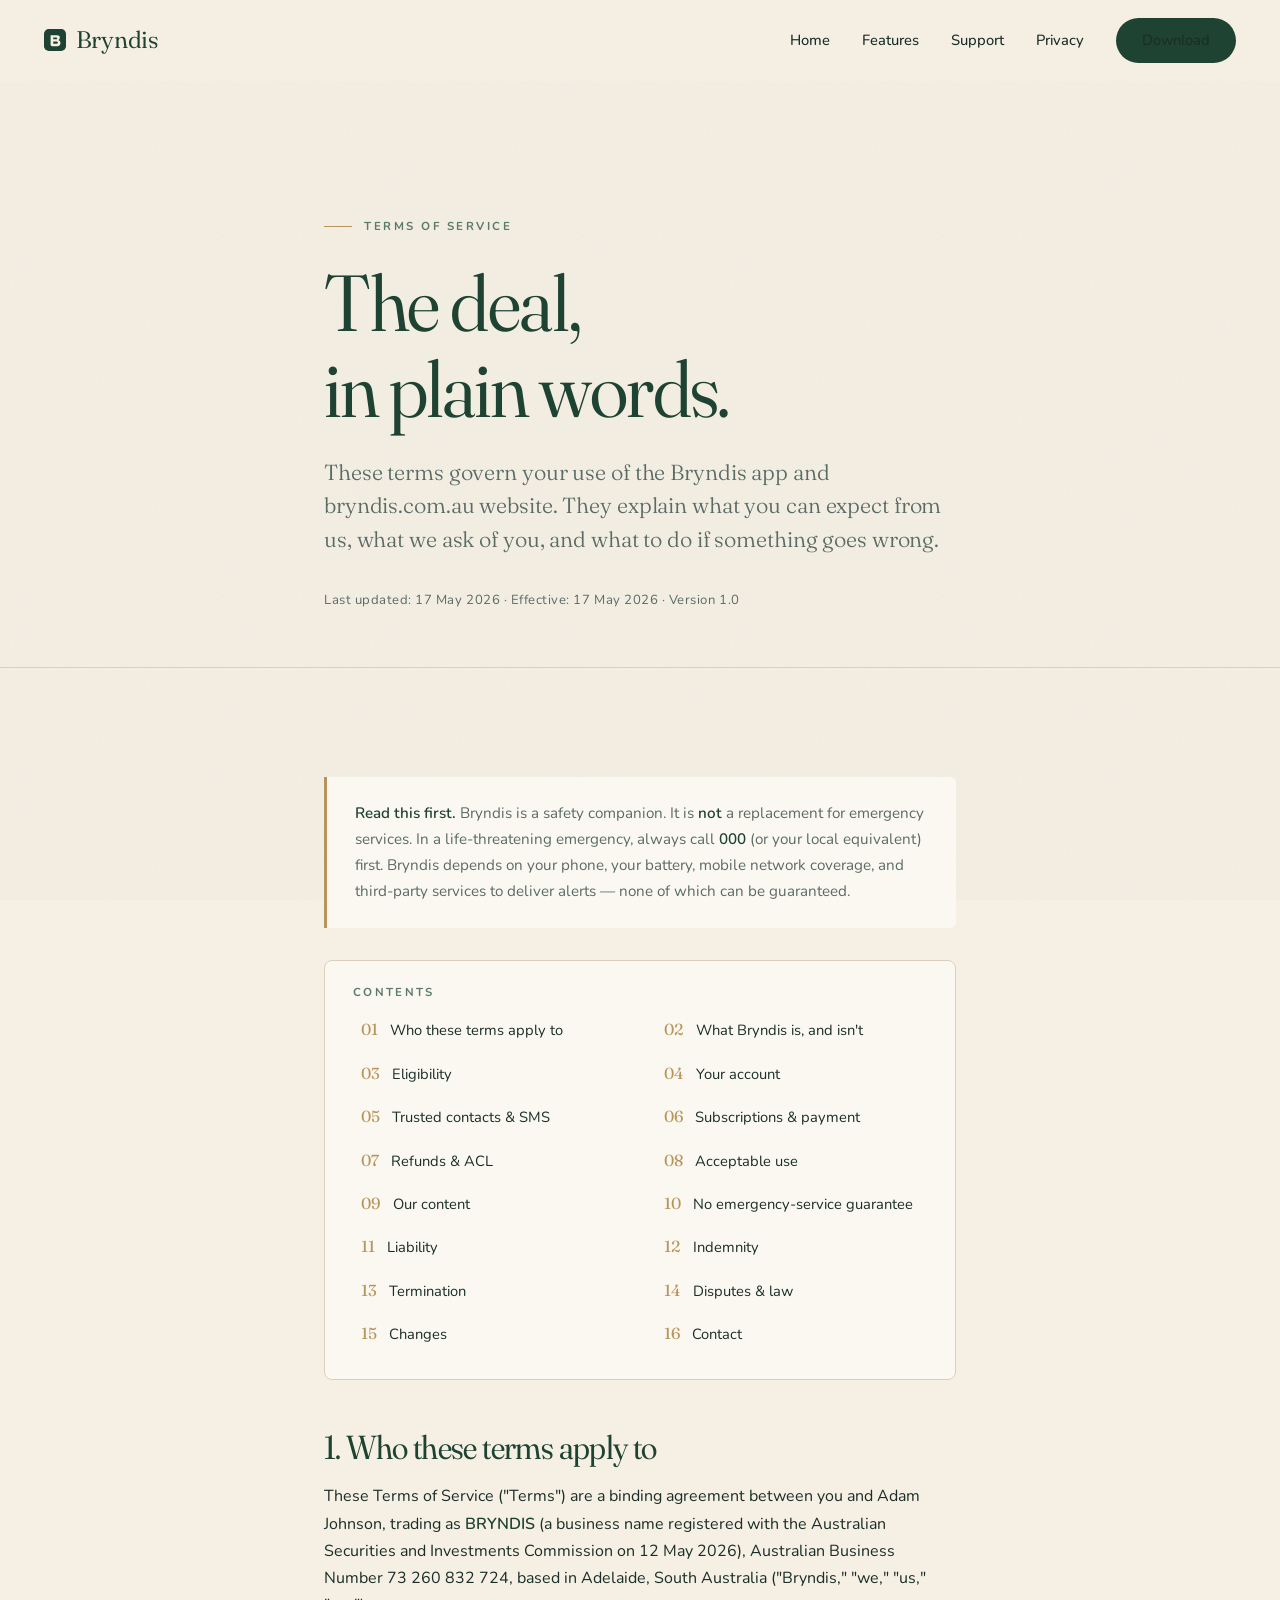
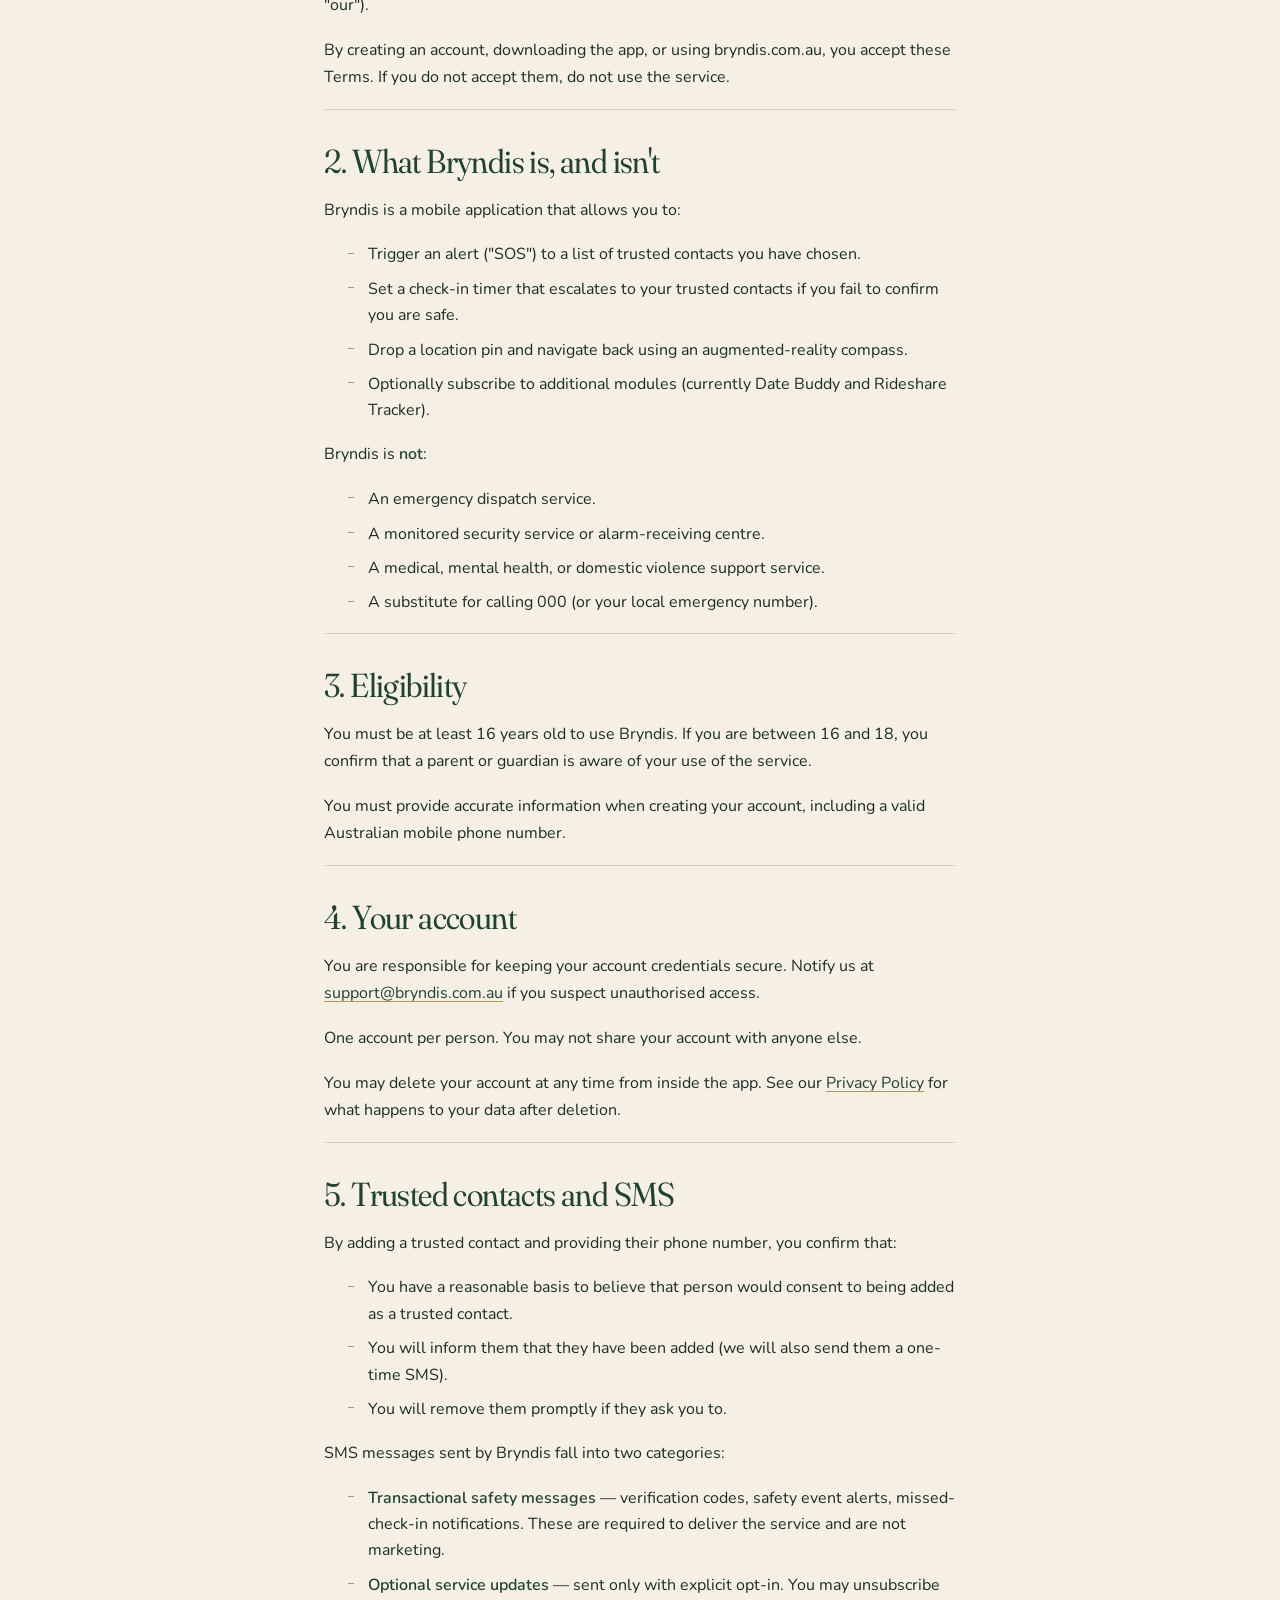
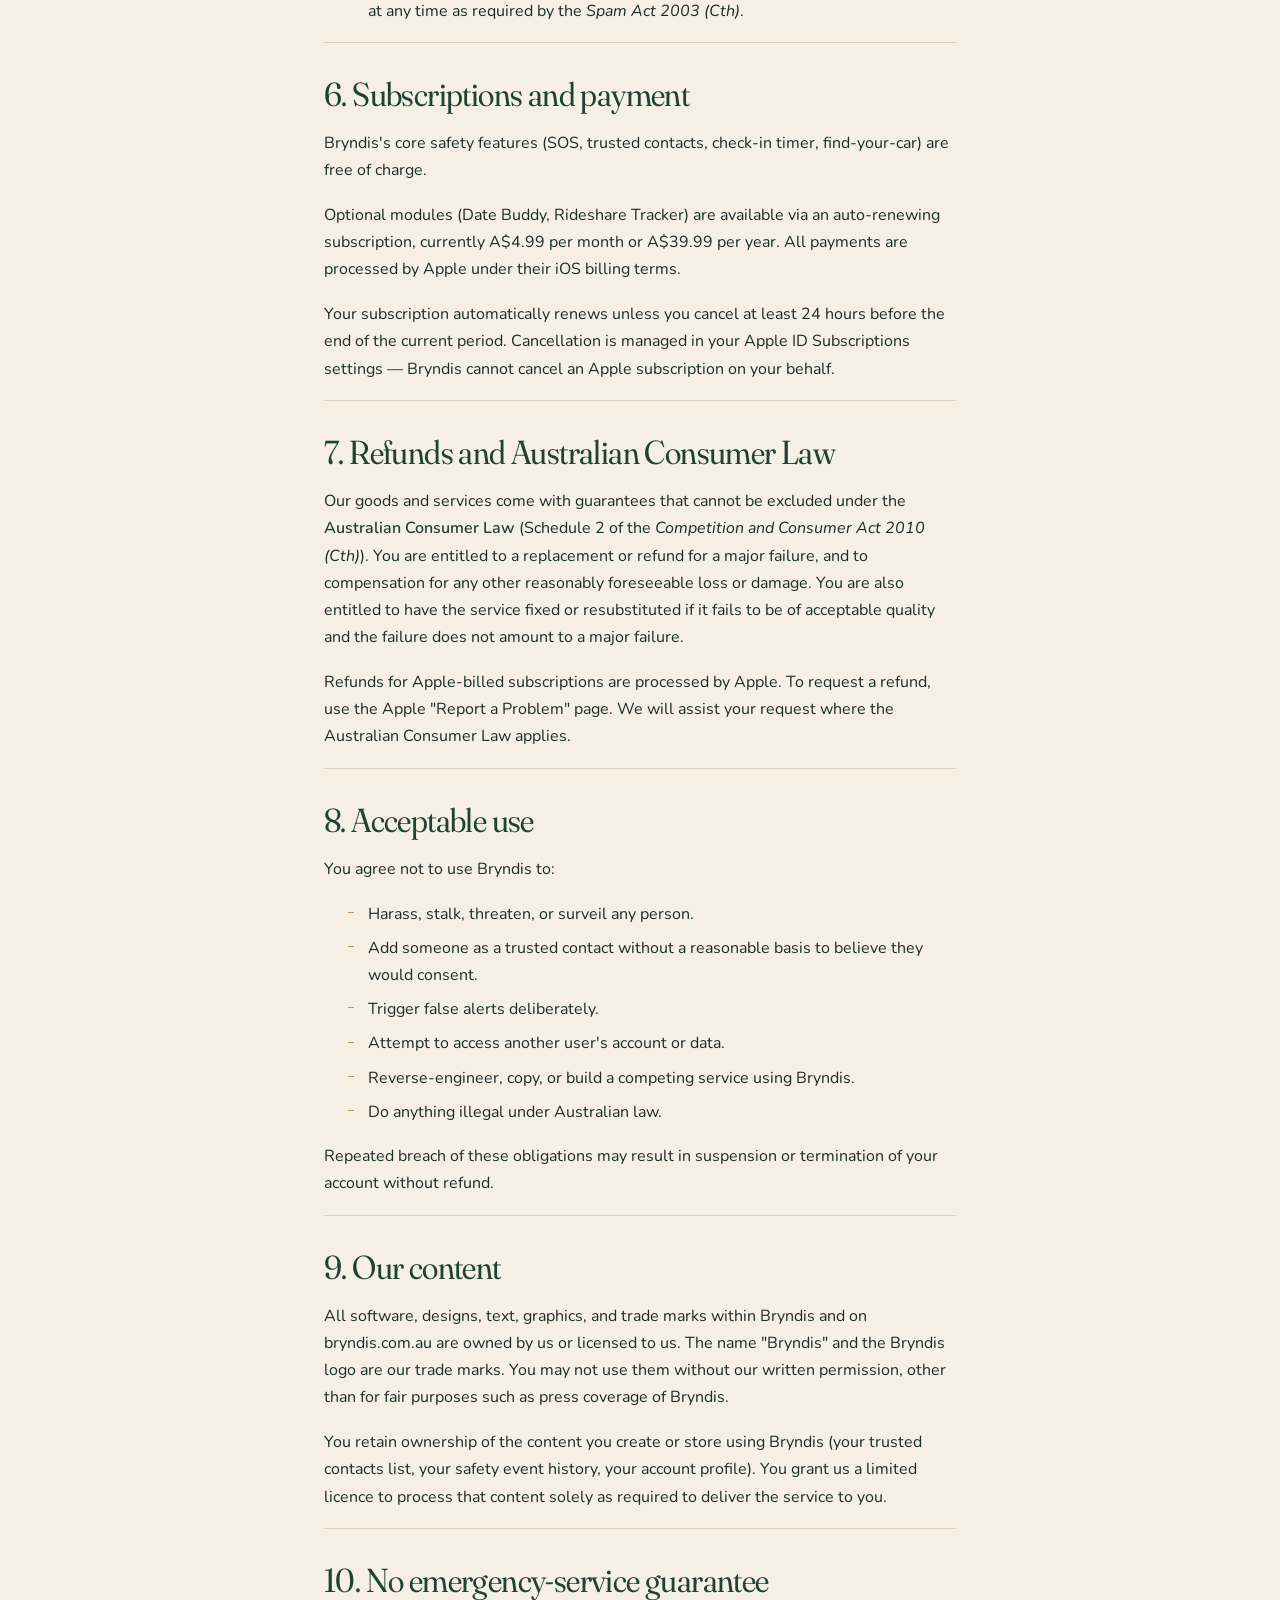
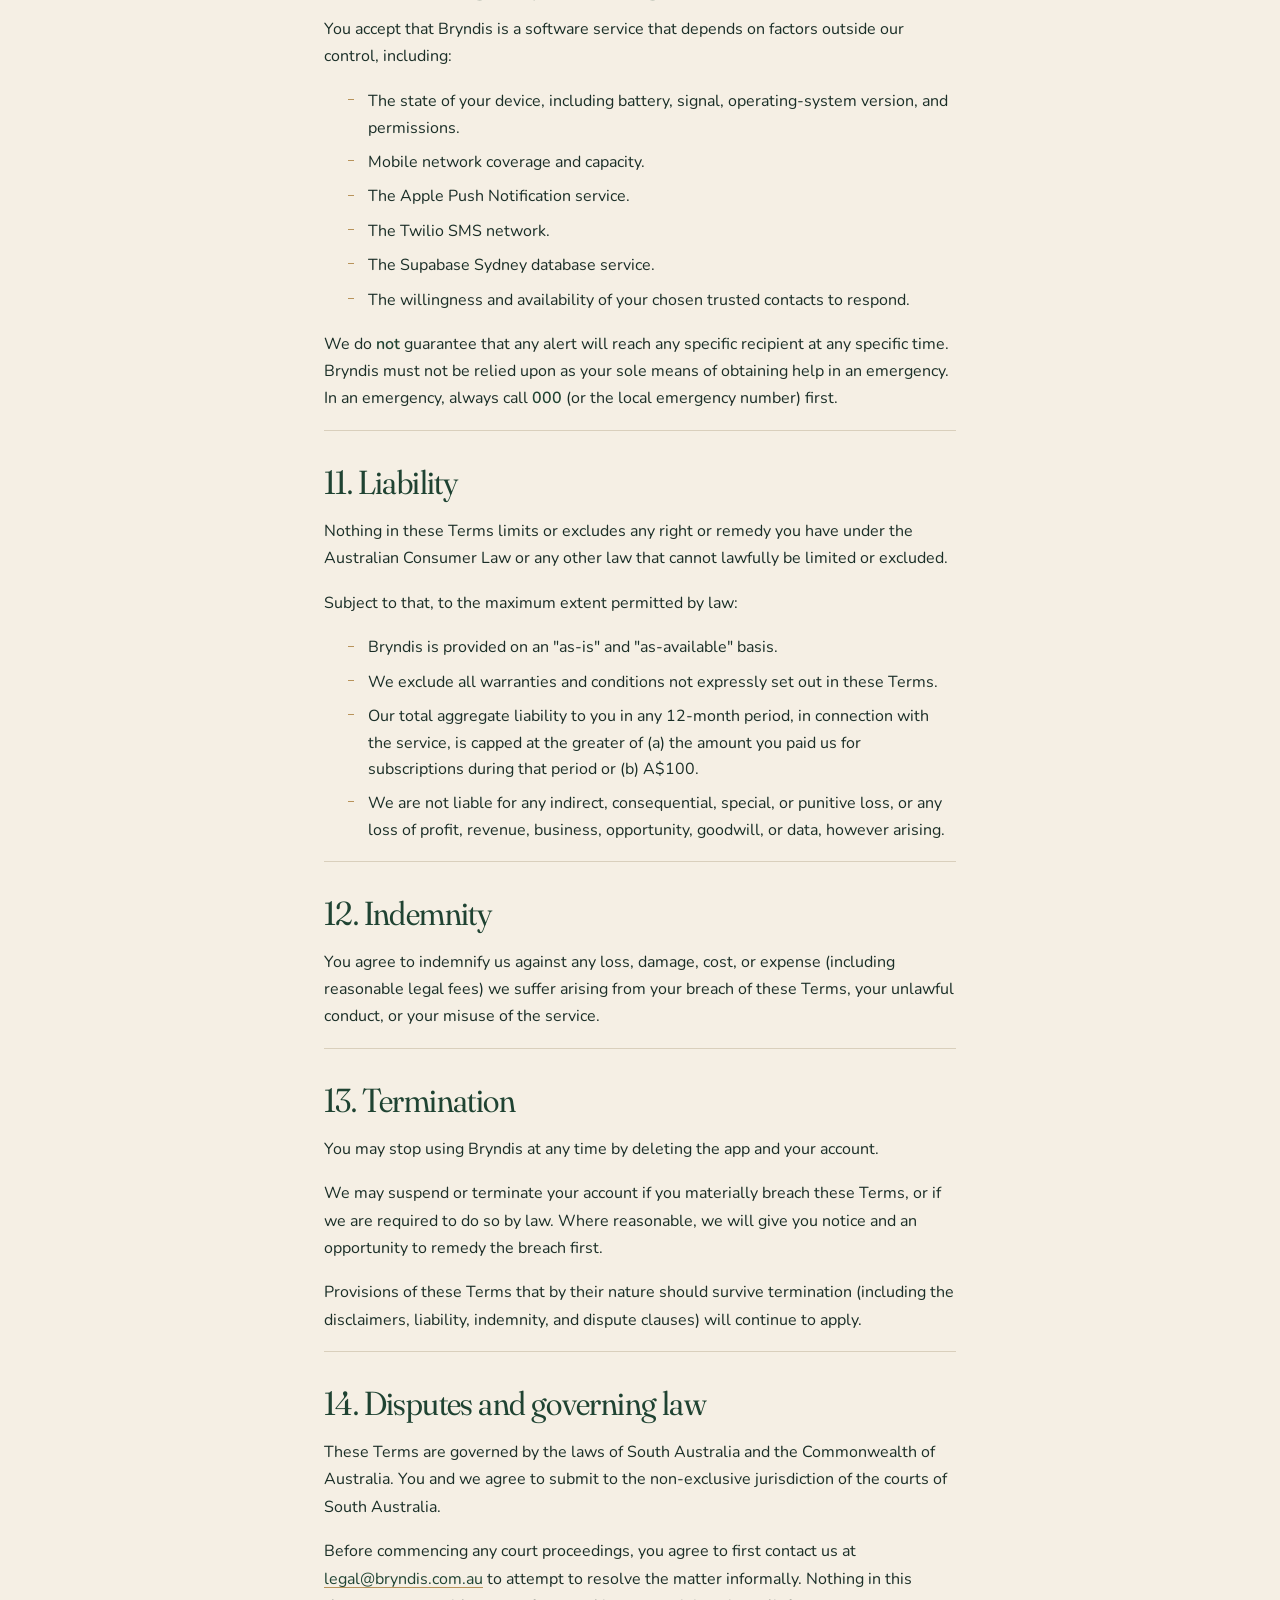
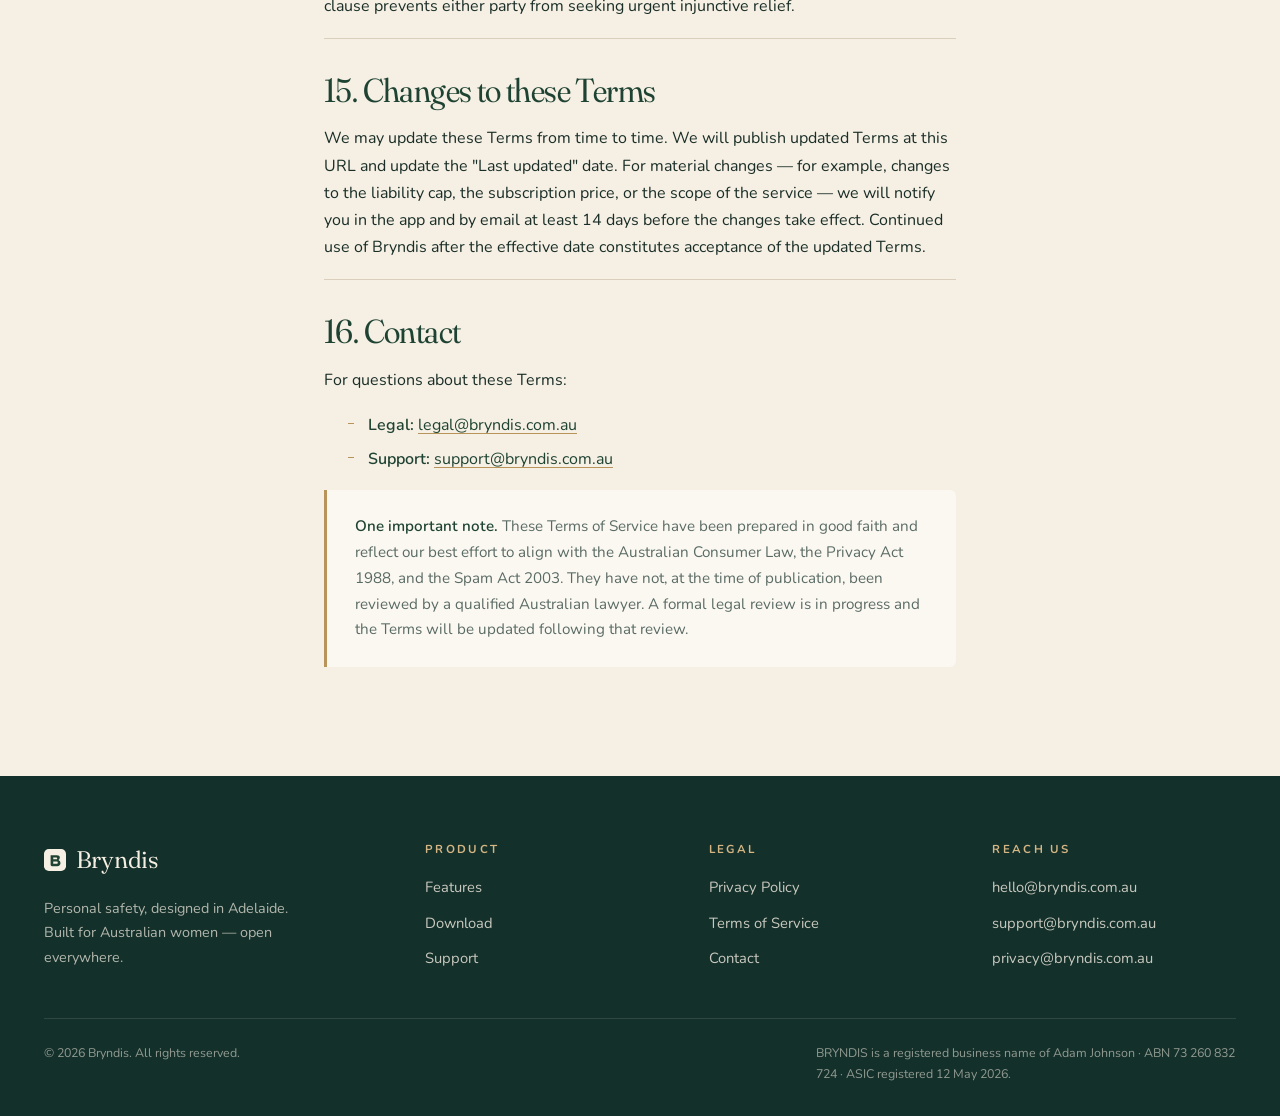
<file: terms.html>
<!doctype html>
<html lang="en-AU">
<head>
  <meta charset="utf-8" />
  <meta name="viewport" content="width=device-width, initial-scale=1, viewport-fit=cover" />
  <title>Terms of Service — Bryndis</title>
  <meta name="description" content="Bryndis terms of service. What you can expect from us, and what we ask of you. Australian Consumer Law applies." />
  <meta name="theme-color" content="#1F4332" />
  <link rel="canonical" href="https://bryndis.com.au/terms.html" />
  <link rel="icon" type="image/svg+xml" href="data:image/svg+xml,%3Csvg xmlns='http://www.w3.org/2000/svg' viewBox='0 0 100 100'%3E%3Crect width='100' height='100' rx='22' fill='%231F4332'/%3E%3Cpath d='M30 28 L30 72 Q30 78 36 78 L60 78 Q75 78 75 64 Q75 54 66 50 Q72 47 72 38 Q72 28 58 28 Z M42 39 L56 39 Q60 39 60 43 Q60 47 56 47 L42 47 Z M42 57 L58 57 Q63 57 63 62 Q63 67 58 67 L42 67 Z' fill='%23F5EFE4'/%3E%3C/svg%3E" />
  <link rel="preconnect" href="https://fonts.googleapis.com" />
  <link rel="preconnect" href="https://fonts.gstatic.com" crossorigin />
  <link href="https://fonts.googleapis.com/css2?family=Fraunces:opsz,wght,SOFT@9..144,300..600,30..100&family=Nunito:wght@300;400;500;600;700&display=swap" rel="stylesheet" />
  <link rel="stylesheet" href="styles.css" />
</head>
<body>

<header class="nav" id="nav">
  <div class="nav-inner">
    <a class="brand" href="index.html">
      <svg class="brand-mark" viewBox="0 0 100 100" aria-hidden="true">
        <rect width="100" height="100" rx="22" fill="#1F4332"/>
        <path d="M30 28 L30 72 Q30 78 36 78 L60 78 Q75 78 75 64 Q75 54 66 50 Q72 47 72 38 Q72 28 58 28 Z M42 39 L56 39 Q60 39 60 43 Q60 47 56 47 L42 47 Z M42 57 L58 57 Q63 57 63 62 Q63 67 58 67 L42 67 Z" fill="#F5EFE4"/>
      </svg>
      Bryndis
    </a>
    <button class="nav-toggle" id="navToggle" aria-label="Menu" aria-expanded="false"><span></span><span></span><span></span></button>
    <nav class="nav-links" id="navLinks">
      <a href="index.html">Home</a>
      <a href="features.html">Features</a>
      <a href="support.html">Support</a>
      <a href="privacy.html">Privacy</a>
      <a class="btn btn-primary" href="index.html#download">Download</a>
    </nav>
  </div>
</header>

<main>
  <header class="page-header">
    <div class="wrap-narrow">
      <span class="eyebrow">Terms of Service</span>
      <h1>The deal,<br />in plain words.</h1>
      <p class="lede">
        These terms govern your use of the Bryndis app and bryndis.com.au website. They explain what you can expect from us, what we ask of you, and what to do if something goes wrong.
      </p>
      <p class="meta">Last updated: 17 May 2026 · Effective: 17 May 2026 · Version 1.0</p>
    </div>
  </header>

  <section class="prose">
    <div class="wrap-narrow">

      <div class="callout">
        <p><strong>Read this first.</strong> Bryndis is a safety companion. It is <strong>not</strong> a replacement for emergency services. In a life-threatening emergency, always call <strong>000</strong> (or your local equivalent) first. Bryndis depends on your phone, your battery, mobile network coverage, and third-party services to deliver alerts — none of which can be guaranteed.</p>
      </div>

      <div class="toc">
        <h4>Contents</h4>
        <ol>
          <li><a href="#parties">Who these terms apply to</a></li>
          <li><a href="#service">What Bryndis is, and isn't</a></li>
          <li><a href="#eligibility">Eligibility</a></li>
          <li><a href="#account">Your account</a></li>
          <li><a href="#contacts">Trusted contacts &amp; SMS</a></li>
          <li><a href="#subs">Subscriptions &amp; payment</a></li>
          <li><a href="#refunds">Refunds &amp; ACL</a></li>
          <li><a href="#conduct">Acceptable use</a></li>
          <li><a href="#ip">Our content</a></li>
          <li><a href="#disclaimer">No emergency-service guarantee</a></li>
          <li><a href="#liability">Liability</a></li>
          <li><a href="#indemnity">Indemnity</a></li>
          <li><a href="#termination">Termination</a></li>
          <li><a href="#disputes">Disputes &amp; law</a></li>
          <li><a href="#changes">Changes</a></li>
          <li><a href="#contact-section">Contact</a></li>
        </ol>
      </div>

      <h2 id="parties">1. Who these terms apply to</h2>
      <p>These Terms of Service ("Terms") are a binding agreement between you and Adam Johnson, trading as <strong>BRYNDIS</strong> (a business name registered with the Australian Securities and Investments Commission on 12 May 2026), Australian Business Number 73 260 832 724, based in Adelaide, South Australia ("Bryndis," "we," "us," "our").</p>
      <p>By creating an account, downloading the app, or using bryndis.com.au, you accept these Terms. If you do not accept them, do not use the service.</p>

      <h2 id="service">2. What Bryndis is, and isn't</h2>
      <p>Bryndis is a mobile application that allows you to:</p>
      <ul>
        <li>Trigger an alert ("SOS") to a list of trusted contacts you have chosen.</li>
        <li>Set a check-in timer that escalates to your trusted contacts if you fail to confirm you are safe.</li>
        <li>Drop a location pin and navigate back using an augmented-reality compass.</li>
        <li>Optionally subscribe to additional modules (currently Date Buddy and Rideshare Tracker).</li>
      </ul>
      <p>Bryndis is <strong>not</strong>:</p>
      <ul>
        <li>An emergency dispatch service.</li>
        <li>A monitored security service or alarm-receiving centre.</li>
        <li>A medical, mental health, or domestic violence support service.</li>
        <li>A substitute for calling 000 (or your local emergency number).</li>
      </ul>

      <h2 id="eligibility">3. Eligibility</h2>
      <p>You must be at least 16 years old to use Bryndis. If you are between 16 and 18, you confirm that a parent or guardian is aware of your use of the service.</p>
      <p>You must provide accurate information when creating your account, including a valid Australian mobile phone number.</p>

      <h2 id="account">4. Your account</h2>
      <p>You are responsible for keeping your account credentials secure. Notify us at <a href="mailto:support@bryndis.com.au">support@bryndis.com.au</a> if you suspect unauthorised access.</p>
      <p>One account per person. You may not share your account with anyone else.</p>
      <p>You may delete your account at any time from inside the app. See our <a href="privacy.html#retention">Privacy Policy</a> for what happens to your data after deletion.</p>

      <h2 id="contacts">5. Trusted contacts and SMS</h2>
      <p>By adding a trusted contact and providing their phone number, you confirm that:</p>
      <ul>
        <li>You have a reasonable basis to believe that person would consent to being added as a trusted contact.</li>
        <li>You will inform them that they have been added (we will also send them a one-time SMS).</li>
        <li>You will remove them promptly if they ask you to.</li>
      </ul>
      <p>SMS messages sent by Bryndis fall into two categories:</p>
      <ul>
        <li><strong>Transactional safety messages</strong> — verification codes, safety event alerts, missed-check-in notifications. These are required to deliver the service and are not marketing.</li>
        <li><strong>Optional service updates</strong> — sent only with explicit opt-in. You may unsubscribe at any time as required by the <em>Spam Act 2003 (Cth)</em>.</li>
      </ul>

      <h2 id="subs">6. Subscriptions and payment</h2>
      <p>Bryndis's core safety features (SOS, trusted contacts, check-in timer, find-your-car) are free of charge.</p>
      <p>Optional modules (Date Buddy, Rideshare Tracker) are available via an auto-renewing subscription, currently A$4.99 per month or A$39.99 per year. All payments are processed by Apple under their iOS billing terms.</p>
      <p>Your subscription automatically renews unless you cancel at least 24 hours before the end of the current period. Cancellation is managed in your Apple ID Subscriptions settings — Bryndis cannot cancel an Apple subscription on your behalf.</p>

      <h2 id="refunds">7. Refunds and Australian Consumer Law</h2>
      <p>Our goods and services come with guarantees that cannot be excluded under the <strong>Australian Consumer Law</strong> (Schedule 2 of the <em>Competition and Consumer Act 2010 (Cth)</em>). You are entitled to a replacement or refund for a major failure, and to compensation for any other reasonably foreseeable loss or damage. You are also entitled to have the service fixed or resubstituted if it fails to be of acceptable quality and the failure does not amount to a major failure.</p>
      <p>Refunds for Apple-billed subscriptions are processed by Apple. To request a refund, use the Apple "Report a Problem" page. We will assist your request where the Australian Consumer Law applies.</p>

      <h2 id="conduct">8. Acceptable use</h2>
      <p>You agree not to use Bryndis to:</p>
      <ul>
        <li>Harass, stalk, threaten, or surveil any person.</li>
        <li>Add someone as a trusted contact without a reasonable basis to believe they would consent.</li>
        <li>Trigger false alerts deliberately.</li>
        <li>Attempt to access another user's account or data.</li>
        <li>Reverse-engineer, copy, or build a competing service using Bryndis.</li>
        <li>Do anything illegal under Australian law.</li>
      </ul>
      <p>Repeated breach of these obligations may result in suspension or termination of your account without refund.</p>

      <h2 id="ip">9. Our content</h2>
      <p>All software, designs, text, graphics, and trade marks within Bryndis and on bryndis.com.au are owned by us or licensed to us. The name "Bryndis" and the Bryndis logo are our trade marks. You may not use them without our written permission, other than for fair purposes such as press coverage of Bryndis.</p>
      <p>You retain ownership of the content you create or store using Bryndis (your trusted contacts list, your safety event history, your account profile). You grant us a limited licence to process that content solely as required to deliver the service to you.</p>

      <h2 id="disclaimer">10. No emergency-service guarantee</h2>
      <p>You accept that Bryndis is a software service that depends on factors outside our control, including:</p>
      <ul>
        <li>The state of your device, including battery, signal, operating-system version, and permissions.</li>
        <li>Mobile network coverage and capacity.</li>
        <li>The Apple Push Notification service.</li>
        <li>The Twilio SMS network.</li>
        <li>The Supabase Sydney database service.</li>
        <li>The willingness and availability of your chosen trusted contacts to respond.</li>
      </ul>
      <p>We do <strong>not</strong> guarantee that any alert will reach any specific recipient at any specific time. Bryndis must not be relied upon as your sole means of obtaining help in an emergency. In an emergency, always call <strong>000</strong> (or the local emergency number) first.</p>

      <h2 id="liability">11. Liability</h2>
      <p>Nothing in these Terms limits or excludes any right or remedy you have under the Australian Consumer Law or any other law that cannot lawfully be limited or excluded.</p>
      <p>Subject to that, to the maximum extent permitted by law:</p>
      <ul>
        <li>Bryndis is provided on an "as-is" and "as-available" basis.</li>
        <li>We exclude all warranties and conditions not expressly set out in these Terms.</li>
        <li>Our total aggregate liability to you in any 12-month period, in connection with the service, is capped at the greater of (a) the amount you paid us for subscriptions during that period or (b) A$100.</li>
        <li>We are not liable for any indirect, consequential, special, or punitive loss, or any loss of profit, revenue, business, opportunity, goodwill, or data, however arising.</li>
      </ul>

      <h2 id="indemnity">12. Indemnity</h2>
      <p>You agree to indemnify us against any loss, damage, cost, or expense (including reasonable legal fees) we suffer arising from your breach of these Terms, your unlawful conduct, or your misuse of the service.</p>

      <h2 id="termination">13. Termination</h2>
      <p>You may stop using Bryndis at any time by deleting the app and your account.</p>
      <p>We may suspend or terminate your account if you materially breach these Terms, or if we are required to do so by law. Where reasonable, we will give you notice and an opportunity to remedy the breach first.</p>
      <p>Provisions of these Terms that by their nature should survive termination (including the disclaimers, liability, indemnity, and dispute clauses) will continue to apply.</p>

      <h2 id="disputes">14. Disputes and governing law</h2>
      <p>These Terms are governed by the laws of South Australia and the Commonwealth of Australia. You and we agree to submit to the non-exclusive jurisdiction of the courts of South Australia.</p>
      <p>Before commencing any court proceedings, you agree to first contact us at <a href="mailto:legal@bryndis.com.au">legal@bryndis.com.au</a> to attempt to resolve the matter informally. Nothing in this clause prevents either party from seeking urgent injunctive relief.</p>

      <h2 id="changes">15. Changes to these Terms</h2>
      <p>We may update these Terms from time to time. We will publish updated Terms at this URL and update the "Last updated" date. For material changes — for example, changes to the liability cap, the subscription price, or the scope of the service — we will notify you in the app and by email at least 14 days before the changes take effect. Continued use of Bryndis after the effective date constitutes acceptance of the updated Terms.</p>

      <h2 id="contact-section">16. Contact</h2>
      <p>For questions about these Terms:</p>
      <ul>
        <li><strong>Legal:</strong> <a href="mailto:legal@bryndis.com.au">legal@bryndis.com.au</a></li>
        <li><strong>Support:</strong> <a href="mailto:support@bryndis.com.au">support@bryndis.com.au</a></li>
      </ul>

      <div class="callout">
        <p><strong>One important note.</strong> These Terms of Service have been prepared in good faith and reflect our best effort to align with the Australian Consumer Law, the Privacy Act 1988, and the Spam Act 2003. They have not, at the time of publication, been reviewed by a qualified Australian lawyer. A formal legal review is in progress and the Terms will be updated following that review.</p>
      </div>

    </div>
  </section>

</main>

<footer>
  <div class="wrap">
    <div class="foot-top">
      <div class="foot-brand">
        <a class="brand" href="index.html" style="color:var(--cream);">
          <svg class="brand-mark" viewBox="0 0 100 100" aria-hidden="true">
            <rect width="100" height="100" rx="22" fill="#F5EFE4"/>
            <path d="M30 28 L30 72 Q30 78 36 78 L60 78 Q75 78 75 64 Q75 54 66 50 Q72 47 72 38 Q72 28 58 28 Z M42 39 L56 39 Q60 39 60 43 Q60 47 56 47 L42 47 Z M42 57 L58 57 Q63 57 63 62 Q63 67 58 67 L42 67 Z" fill="#1F4332"/>
          </svg>
          Bryndis
        </a>
        <p>Personal safety, designed in Adelaide. Built for Australian women — open everywhere.</p>
      </div>
      <div class="foot-col"><h5>Product</h5><ul><li><a href="features.html">Features</a></li><li><a href="index.html#download">Download</a></li><li><a href="support.html">Support</a></li></ul></div>
      <div class="foot-col"><h5>Legal</h5><ul><li><a href="privacy.html">Privacy Policy</a></li><li><a href="terms.html">Terms of Service</a></li><li><a href="support.html#contact">Contact</a></li></ul></div>
      <div class="foot-col"><h5>Reach us</h5><ul><li><a href="mailto:hello@bryndis.com.au">hello@bryndis.com.au</a></li><li><a href="mailto:support@bryndis.com.au">support@bryndis.com.au</a></li><li><a href="mailto:privacy@bryndis.com.au">privacy@bryndis.com.au</a></li></ul></div>
    </div>
    <div class="foot-bottom">
      <span>© 2026 Bryndis. All rights reserved.</span>
      <span class="legal-line">BRYNDIS is a registered business name of Adam Johnson · ABN 73 260 832 724 · ASIC registered 12 May 2026.</span>
    </div>
  </div>
</footer>

<script>
  const nav = document.getElementById('nav');
  document.addEventListener('scroll', () => nav.classList.toggle('scrolled', window.scrollY > 8), { passive: true });
  const t = document.getElementById('navToggle'), l = document.getElementById('navLinks');
  t.addEventListener('click', () => {
    const open = l.classList.toggle('open');
    t.classList.toggle('open', open);
    t.setAttribute('aria-expanded', String(open));
  });
  l.addEventListener('click', e => {
    if (e.target.tagName === 'A') { l.classList.remove('open'); t.classList.remove('open'); t.setAttribute('aria-expanded', 'false'); }
  });
</script>

</body>
</html>
</file>
<file: styles.css>
/* ============================================================
   BRYNDIS — styles.css
   Editorial minimalist. Forest + cream. Fraunces + Nunito.
   ============================================================ */

/* ---------- Tokens ---------- */
:root {
  /* Palette */
  --forest:        #1F4332;
  --forest-dark:   #14302A;
  --forest-light:  #2D5A47;
  --moss:          #5A7A6A;
  --cream:         #F5EFE4;
  --cream-warm:    #FBF8F1;
  --cream-dark:    #ECE3D0;
  --ink:           #1A2E27;
  --ink-muted:     #5A6B65;
  --ink-soft:      #8A9990;
  --gold:          #B8935A;
  --gold-soft:     #D4B584;
  --rule:          #D9CFBC;

  /* Type */
  --serif: "Fraunces", "Iowan Old Style", Georgia, serif;
  --sans:  "Nunito", -apple-system, BlinkMacSystemFont, "Segoe UI", sans-serif;

  /* Spacing scale (8pt-ish) */
  --s-1: 0.25rem;
  --s-2: 0.5rem;
  --s-3: 0.75rem;
  --s-4: 1rem;
  --s-5: 1.5rem;
  --s-6: 2rem;
  --s-7: 3rem;
  --s-8: 4rem;
  --s-9: 6rem;
  --s-10: 8rem;
  --s-11: 12rem;

  /* Layout */
  --max-w: 1240px;
  --prose-w: 680px;

  /* Motion */
  --ease: cubic-bezier(0.16, 1, 0.3, 1);
  --dur:  420ms;
}

/* ---------- Reset ---------- */
*, *::before, *::after { box-sizing: border-box; }
* { margin: 0; padding: 0; }
html { -webkit-text-size-adjust: 100%; scroll-behavior: smooth; }
body {
  font-family: var(--sans);
  font-weight: 400;
  font-size: 1rem;
  line-height: 1.65;
  color: var(--ink);
  background: var(--cream);
  -webkit-font-smoothing: antialiased;
  -moz-osx-font-smoothing: grayscale;
  text-rendering: optimizeLegibility;
  overflow-x: hidden;
}
img, svg, video { max-width: 100%; display: block; }
a { color: inherit; text-decoration: none; }
button { font: inherit; cursor: pointer; border: 0; background: none; color: inherit; }
ul, ol { list-style: none; }

/* Subtle paper texture overlay */
body::before {
  content: "";
  position: fixed;
  inset: 0;
  pointer-events: none;
  z-index: 0;
  opacity: 0.035;
  background-image: url("data:image/svg+xml;utf8,<svg xmlns='http://www.w3.org/2000/svg' width='180' height='180' viewBox='0 0 180 180'><filter id='n'><feTurbulence type='fractalNoise' baseFrequency='0.85' numOctaves='2' stitchTiles='stitch'/><feColorMatrix values='0 0 0 0 0.1 0 0 0 0 0.2 0 0 0 0 0.15 0 0 0 1 0'/></filter><rect width='100%' height='100%' filter='url(%23n)'/></svg>");
}
main, header, footer, section { position: relative; z-index: 1; }

/* ---------- Typography ---------- */
.font-serif { font-family: var(--serif); font-optical-sizing: auto; }
.font-sans  { font-family: var(--sans); }

h1, h2, h3, h4 {
  font-family: var(--serif);
  font-optical-sizing: auto;
  font-weight: 380;
  color: var(--forest);
  letter-spacing: -0.018em;
  line-height: 1.08;
}

h1 {
  font-size: clamp(2.6rem, 6.2vw, 5.2rem);
  font-variation-settings: "opsz" 144, "SOFT" 30;
  font-weight: 360;
}
h2 {
  font-size: clamp(2rem, 4.2vw, 3.4rem);
  line-height: 1.12;
  font-variation-settings: "opsz" 96, "SOFT" 40;
}
h3 {
  font-size: clamp(1.4rem, 2.2vw, 1.85rem);
  line-height: 1.2;
  letter-spacing: -0.012em;
  font-variation-settings: "opsz" 36, "SOFT" 50;
  font-weight: 400;
}
h4 {
  font-size: 1.15rem;
  line-height: 1.3;
  font-weight: 500;
  letter-spacing: -0.005em;
}

p { font-size: 1rem; line-height: 1.7; color: var(--ink); }
.lede {
  font-family: var(--serif);
  font-weight: 320;
  font-size: clamp(1.15rem, 1.7vw, 1.4rem);
  line-height: 1.55;
  color: var(--ink-muted);
  letter-spacing: -0.005em;
}

.eyebrow {
  font-family: var(--sans);
  font-size: 0.72rem;
  font-weight: 700;
  letter-spacing: 0.22em;
  text-transform: uppercase;
  color: var(--moss);
  display: inline-flex;
  align-items: center;
  gap: 0.75rem;
}
.eyebrow::before {
  content: "";
  width: 28px;
  height: 1px;
  background: var(--gold);
  display: inline-block;
}

.numeral {
  font-family: var(--serif);
  font-weight: 320;
  font-variation-settings: "opsz" 144;
  color: var(--gold);
  font-size: 1.4em;
  font-feature-settings: "lnum", "tnum";
  line-height: 1;
}

/* ---------- Layout primitives ---------- */
.wrap {
  width: 100%;
  max-width: var(--max-w);
  margin: 0 auto;
  padding: 0 1.5rem;
}
.wrap-narrow {
  width: 100%;
  max-width: var(--prose-w);
  margin: 0 auto;
  padding: 0 1.5rem;
}

section { padding: clamp(4rem, 9vw, 7rem) 0; }
section.tight { padding: clamp(3rem, 6vw, 5rem) 0; }

.divider {
  height: 1px;
  background: var(--rule);
  border: 0;
  margin: 0 auto;
  max-width: var(--max-w);
}

/* ---------- Nav ---------- */
.nav {
  position: sticky;
  top: 0;
  z-index: 50;
  background: rgba(245, 239, 228, 0.85);
  backdrop-filter: saturate(140%) blur(14px);
  -webkit-backdrop-filter: saturate(140%) blur(14px);
  border-bottom: 1px solid transparent;
  transition: border-color var(--dur) var(--ease);
}
.nav.scrolled { border-bottom-color: var(--rule); }
.nav-inner {
  display: flex;
  align-items: center;
  justify-content: space-between;
  padding: 1.1rem 1.5rem;
  max-width: var(--max-w);
  margin: 0 auto;
}
.brand {
  font-family: var(--serif);
  font-weight: 360;
  font-size: 1.5rem;
  color: var(--forest);
  letter-spacing: -0.01em;
  font-variation-settings: "opsz" 48;
  display: inline-flex;
  align-items: center;
  gap: 0.6rem;
}
.brand-mark {
  width: 22px; height: 22px;
  display: inline-block;
}
.nav-links {
  display: flex;
  gap: 2rem;
  align-items: center;
}
.nav-links a {
  font-size: 0.92rem;
  font-weight: 500;
  color: var(--ink);
  transition: color 200ms var(--ease);
  position: relative;
}
.nav-links a:hover { color: var(--forest); }
.nav-links a[aria-current="page"]::after {
  content: "";
  position: absolute;
  bottom: -6px; left: 0; right: 0;
  height: 1px;
  background: var(--gold);
}

.nav-toggle {
  display: none;
  width: 36px; height: 36px;
  flex-direction: column;
  justify-content: center;
  gap: 5px;
  align-items: center;
}
.nav-toggle span {
  width: 22px; height: 1.5px;
  background: var(--forest);
  transition: transform 240ms var(--ease), opacity 240ms var(--ease);
}

@media (max-width: 820px) {
  .nav-toggle { display: flex; }
  .nav-links {
    position: fixed;
    inset: 64px 0 0 0;
    background: var(--cream);
    flex-direction: column;
    padding: 2.5rem 1.5rem;
    gap: 1.5rem;
    align-items: flex-start;
    transform: translateX(100%);
    transition: transform 360ms var(--ease);
    z-index: 49;
  }
  .nav-links.open { transform: translateX(0); }
  .nav-links a { font-size: 1.25rem; font-family: var(--serif); }
  .nav-links a[aria-current="page"]::after { display: none; }
  .nav-toggle.open span:nth-child(1) { transform: translateY(6.5px) rotate(45deg); }
  .nav-toggle.open span:nth-child(2) { opacity: 0; }
  .nav-toggle.open span:nth-child(3) { transform: translateY(-6.5px) rotate(-45deg); }
}

/* ---------- Buttons ---------- */
.btn {
  display: inline-flex;
  align-items: center;
  gap: 0.6rem;
  padding: 0.95rem 1.6rem;
  border-radius: 999px;
  font-weight: 600;
  font-size: 0.95rem;
  letter-spacing: 0.005em;
  transition: transform 240ms var(--ease), background var(--dur) var(--ease), color var(--dur) var(--ease), box-shadow var(--dur) var(--ease);
  white-space: nowrap;
  line-height: 1;
}
.btn-primary {
  background: var(--forest);
  color: var(--cream);
}
.btn-primary:hover {
  background: var(--forest-dark);
  transform: translateY(-1px);
  box-shadow: 0 8px 24px -10px rgba(20, 48, 42, 0.45);
}
.btn-ghost {
  background: transparent;
  color: var(--forest);
  border: 1px solid var(--forest);
}
.btn-ghost:hover {
  background: var(--forest);
  color: var(--cream);
}
.btn .arrow { transition: transform 280ms var(--ease); }
.btn:hover .arrow { transform: translateX(3px); }

/* App Store badge */
.appstore-badge {
  display: inline-flex;
  align-items: center;
  gap: 0.85rem;
  background: var(--forest);
  color: var(--cream);
  padding: 0.7rem 1.2rem;
  border-radius: 12px;
  transition: transform 240ms var(--ease), background var(--dur) var(--ease);
}
.appstore-badge:hover {
  background: var(--forest-dark);
  transform: translateY(-1px);
}
.appstore-badge svg { width: 28px; height: 28px; }
.appstore-badge .small { font-size: 0.7rem; letter-spacing: 0.04em; line-height: 1; opacity: 0.8; }
.appstore-badge .big   { font-size: 1.15rem; font-weight: 600; line-height: 1.1; }
.appstore-badge .stack { display: flex; flex-direction: column; gap: 2px; }

/* ---------- Hero ---------- */
.hero {
  padding: clamp(4rem, 10vw, 9rem) 0 clamp(3rem, 7vw, 6rem);
  position: relative;
  overflow: hidden;
}
.hero-grid {
  display: grid;
  grid-template-columns: 1.15fr 1fr;
  gap: clamp(2rem, 5vw, 5rem);
  align-items: center;
}
@media (max-width: 920px) {
  .hero-grid { grid-template-columns: 1fr; gap: 3.5rem; }
}
.hero h1 .accent {
  font-style: italic;
  font-weight: 320;
  color: var(--gold);
  font-variation-settings: "opsz" 144, "SOFT" 60;
}
.hero .lede { margin-top: 1.75rem; max-width: 540px; }
.hero-ctas {
  display: flex;
  gap: 1rem;
  align-items: center;
  flex-wrap: wrap;
  margin-top: 2.5rem;
}
.hero-meta {
  margin-top: 2.5rem;
  display: flex;
  gap: 2rem;
  flex-wrap: wrap;
  font-size: 0.85rem;
  color: var(--ink-muted);
}
.hero-meta span {
  display: inline-flex;
  align-items: center;
  gap: 0.5rem;
}
.hero-meta svg { width: 14px; height: 14px; color: var(--gold); }

/* Phone visual */
.phone-frame {
  position: relative;
  width: 100%;
  max-width: 320px;
  margin: 0 auto;
  aspect-ratio: 9 / 19.5;
  background: var(--forest-dark);
  border-radius: 44px;
  padding: 12px;
  box-shadow:
    0 50px 100px -30px rgba(20, 48, 42, 0.35),
    0 30px 60px -20px rgba(20, 48, 42, 0.25),
    inset 0 0 0 1px rgba(255, 255, 255, 0.08);
  transform: rotate(-3deg);
  transition: transform 800ms var(--ease);
}
.phone-frame:hover { transform: rotate(-1.5deg) translateY(-6px); }
.phone-screen {
  width: 100%; height: 100%;
  background: var(--forest);
  border-radius: 32px;
  overflow: hidden;
  position: relative;
  display: flex;
  flex-direction: column;
  align-items: center;
  justify-content: center;
  padding: 2rem 1.25rem;
  color: var(--cream);
}
.phone-screen::before {
  content: "";
  position: absolute;
  top: 8px; left: 50%;
  transform: translateX(-50%);
  width: 100px; height: 26px;
  background: var(--forest-dark);
  border-radius: 999px;
}
.phone-time {
  position: absolute;
  top: 18px;
  left: 28px;
  font-size: 0.75rem;
  font-weight: 600;
  letter-spacing: 0.02em;
}
.phone-status {
  position: absolute;
  top: 18px;
  right: 28px;
  display: flex;
  gap: 5px;
  align-items: center;
}
.phone-status svg { width: 14px; height: 11px; }
.phone-sos {
  width: 180px;
  aspect-ratio: 1;
  border-radius: 50%;
  background:
    radial-gradient(circle at 30% 30%, rgba(184, 147, 90, 0.4), transparent 60%),
    var(--gold);
  display: flex;
  align-items: center;
  justify-content: center;
  position: relative;
  box-shadow:
    0 0 0 6px rgba(184, 147, 90, 0.15),
    0 0 0 14px rgba(184, 147, 90, 0.08),
    0 20px 40px -10px rgba(184, 147, 90, 0.35);
  animation: pulse 3.2s ease-in-out infinite;
}
@keyframes pulse {
  0%, 100% { box-shadow: 0 0 0 6px rgba(184, 147, 90, 0.15), 0 0 0 14px rgba(184, 147, 90, 0.08), 0 20px 40px -10px rgba(184, 147, 90, 0.35); }
  50%      { box-shadow: 0 0 0 12px rgba(184, 147, 90, 0.18), 0 0 0 24px rgba(184, 147, 90, 0.05), 0 20px 40px -10px rgba(184, 147, 90, 0.35); }
}
.phone-sos-label {
  font-family: var(--serif);
  font-weight: 360;
  font-size: 2rem;
  color: var(--forest-dark);
  letter-spacing: 0.04em;
}
.phone-caption {
  margin-top: 2.5rem;
  text-align: center;
  font-size: 0.85rem;
  letter-spacing: 0.04em;
  opacity: 0.78;
  font-weight: 300;
}
.phone-caption strong {
  display: block;
  font-family: var(--serif);
  font-size: 1.1rem;
  letter-spacing: 0;
  font-weight: 400;
  margin-top: 0.4rem;
  opacity: 1;
}

/* ---------- Philosophy / three principles ---------- */
.philosophy {
  background: var(--cream-warm);
  border-top: 1px solid var(--rule);
  border-bottom: 1px solid var(--rule);
}
.philosophy-grid {
  display: grid;
  grid-template-columns: repeat(3, 1fr);
  gap: clamp(2rem, 4vw, 4rem);
  margin-top: 4rem;
}
@media (max-width: 820px) {
  .philosophy-grid { grid-template-columns: 1fr; gap: 3rem; }
}
.principle {
  display: flex;
  flex-direction: column;
  gap: 1rem;
  position: relative;
  padding-top: 2rem;
}
.principle::before {
  content: "";
  position: absolute;
  top: 0; left: 0;
  width: 36px;
  height: 1px;
  background: var(--gold);
}
.principle .numeral {
  font-size: 3.5rem;
  line-height: 0.9;
  margin-bottom: 0.5rem;
}
.principle h3 { color: var(--forest); }
.principle p { color: var(--ink-muted); max-width: 36ch; }

/* ---------- Section heading block ---------- */
.section-head {
  display: grid;
  grid-template-columns: 1fr 1.6fr;
  gap: clamp(2rem, 5vw, 5rem);
  align-items: end;
  margin-bottom: clamp(3rem, 5vw, 4rem);
}
@media (max-width: 820px) {
  .section-head { grid-template-columns: 1fr; align-items: start; gap: 1.5rem; }
}
.section-head .lede { margin-top: 0; }

/* ---------- Feature grid ---------- */
.features {
  display: grid;
  grid-template-columns: repeat(2, 1fr);
  gap: 0;
  border-top: 1px solid var(--rule);
  border-left: 1px solid var(--rule);
}
@media (max-width: 720px) {
  .features { grid-template-columns: 1fr; }
}
.feature {
  padding: clamp(2rem, 4vw, 3rem);
  border-right: 1px solid var(--rule);
  border-bottom: 1px solid var(--rule);
  display: flex;
  flex-direction: column;
  gap: 1.25rem;
  background: var(--cream);
  transition: background 320ms var(--ease);
}
.feature:hover { background: var(--cream-warm); }
.feature-icon {
  width: 44px; height: 44px;
  color: var(--forest);
  display: flex;
  align-items: center;
  justify-content: center;
}
.feature-icon svg { width: 100%; height: 100%; }
.feature h3 { color: var(--forest); }
.feature p { color: var(--ink-muted); }
.feature .meta {
  margin-top: auto;
  padding-top: 1rem;
  font-size: 0.78rem;
  letter-spacing: 0.12em;
  text-transform: uppercase;
  color: var(--moss);
  font-weight: 600;
}

/* ---------- Charity / HoH ---------- */
.partnership {
  background: var(--forest);
  color: var(--cream);
  position: relative;
  overflow: hidden;
}
.partnership::before {
  content: "";
  position: absolute;
  top: 0; right: -200px;
  width: 600px; height: 600px;
  border-radius: 50%;
  background: radial-gradient(circle at center, rgba(184, 147, 90, 0.18), transparent 60%);
  pointer-events: none;
}
.partnership .eyebrow { color: var(--gold-soft); }
.partnership .eyebrow::before { background: var(--gold); }
.partnership h2 { color: var(--cream); }
.partnership .lede { color: var(--cream); opacity: 0.85; }
.partnership-grid {
  display: grid;
  grid-template-columns: 1.5fr 1fr;
  gap: clamp(2rem, 5vw, 5rem);
  align-items: center;
}
@media (max-width: 820px) {
  .partnership-grid { grid-template-columns: 1fr; }
}
.partnership-card {
  background: rgba(245, 239, 228, 0.06);
  border: 1px solid rgba(245, 239, 228, 0.16);
  border-radius: 12px;
  padding: 2.25rem;
  backdrop-filter: blur(8px);
}
.partnership-card h4 {
  color: var(--gold-soft);
  font-family: var(--sans);
  font-size: 0.72rem;
  letter-spacing: 0.22em;
  text-transform: uppercase;
  font-weight: 700;
  margin-bottom: 1rem;
}
.partnership-card p {
  color: var(--cream);
  opacity: 0.9;
  font-size: 0.95rem;
}
.partnership-stat {
  font-family: var(--serif);
  font-size: 3.2rem;
  font-weight: 320;
  color: var(--gold-soft);
  line-height: 1;
  font-variation-settings: "opsz" 144;
  margin-bottom: 0.5rem;
  display: block;
}

/* ---------- Privacy promise ---------- */
.promise {
  background: var(--cream-warm);
  border-top: 1px solid var(--rule);
}
.promise-grid {
  display: grid;
  grid-template-columns: 1fr 1fr;
  gap: clamp(2rem, 5vw, 5rem);
  align-items: start;
}
@media (max-width: 820px) {
  .promise-grid { grid-template-columns: 1fr; }
}
.promise-list { display: flex; flex-direction: column; gap: 1.25rem; }
.promise-item {
  display: grid;
  grid-template-columns: 22px 1fr;
  gap: 1rem;
  align-items: start;
}
.promise-item svg {
  width: 22px; height: 22px;
  color: var(--gold);
  margin-top: 2px;
}
.promise-item strong {
  font-family: var(--serif);
  font-weight: 400;
  font-size: 1.1rem;
  color: var(--forest);
  display: block;
  margin-bottom: 0.2rem;
}
.promise-item span { color: var(--ink-muted); font-size: 0.95rem; }

/* ---------- Final CTA ---------- */
.cta {
  background: var(--forest);
  color: var(--cream);
  text-align: center;
  position: relative;
  overflow: hidden;
}
.cta::before {
  content: "";
  position: absolute;
  inset: 0;
  background:
    radial-gradient(ellipse at 20% 30%, rgba(184, 147, 90, 0.12), transparent 50%),
    radial-gradient(ellipse at 80% 70%, rgba(45, 90, 71, 0.4), transparent 50%);
  pointer-events: none;
}
.cta h2 { color: var(--cream); margin-bottom: 1.5rem; }
.cta .lede { color: var(--cream); opacity: 0.85; max-width: 540px; margin: 0 auto 2.5rem; }
.cta .hero-ctas { justify-content: center; }
.cta .btn-ghost { color: var(--cream); border-color: var(--cream); }
.cta .btn-ghost:hover { background: var(--cream); color: var(--forest); }

/* ---------- Footer ---------- */
footer {
  background: var(--forest-dark);
  color: var(--cream);
  padding: 4rem 0 2rem;
  font-size: 0.92rem;
}
.foot-top {
  display: grid;
  grid-template-columns: 1.4fr repeat(3, 1fr);
  gap: 2.5rem;
  padding-bottom: 3rem;
  border-bottom: 1px solid rgba(245, 239, 228, 0.12);
}
@media (max-width: 820px) {
  .foot-top { grid-template-columns: 1fr 1fr; gap: 2rem; }
  .foot-brand { grid-column: 1 / -1; }
}
.foot-brand .brand { color: var(--cream); margin-bottom: 1rem; }
.foot-brand p { color: var(--cream); opacity: 0.7; font-size: 0.9rem; max-width: 30ch; }
.foot-col h5 {
  font-family: var(--sans);
  font-size: 0.72rem;
  letter-spacing: 0.2em;
  text-transform: uppercase;
  font-weight: 700;
  color: var(--gold-soft);
  margin-bottom: 1rem;
}
.foot-col ul { display: flex; flex-direction: column; gap: 0.7rem; }
.foot-col a {
  color: var(--cream);
  opacity: 0.8;
  transition: opacity 200ms var(--ease);
}
.foot-col a:hover { opacity: 1; }
.foot-bottom {
  padding-top: 1.5rem;
  display: flex;
  justify-content: space-between;
  flex-wrap: wrap;
  gap: 1rem;
  color: var(--cream);
  opacity: 0.55;
  font-size: 0.78rem;
}
.foot-bottom .legal-line { max-width: 60ch; }

/* ---------- Legal/Support pages (prose) ---------- */
.page-header {
  padding: clamp(5rem, 10vw, 8rem) 0 clamp(2rem, 5vw, 3.5rem);
  border-bottom: 1px solid var(--rule);
}
.page-header .eyebrow { margin-bottom: 1.5rem; }
.page-header h1 { max-width: 18ch; }
.page-header .lede { margin-top: 1.5rem; max-width: 60ch; }
.page-header .meta {
  margin-top: 2rem;
  font-size: 0.82rem;
  color: var(--ink-muted);
  letter-spacing: 0.04em;
}

.prose {
  padding: clamp(3rem, 6vw, 5rem) 0;
}
.prose .wrap-narrow > * + * { margin-top: 1.1rem; }
.prose h2 {
  font-size: clamp(1.6rem, 2.6vw, 2.2rem);
  margin-top: 3.5rem;
  margin-bottom: 0.5rem;
  padding-top: 2rem;
  border-top: 1px solid var(--rule);
}
.prose h2:first-of-type { border-top: 0; padding-top: 0; margin-top: 2.5rem; }
.prose h3 {
  font-size: 1.25rem;
  margin-top: 2rem;
  margin-bottom: 0.4rem;
  color: var(--forest);
}
.prose p { color: var(--ink); }
.prose ul, .prose ol {
  margin-left: 1.5rem;
  padding-left: 0;
}
.prose ul li {
  list-style: none;
  position: relative;
  padding-left: 1.25rem;
  margin-bottom: 0.5rem;
}
.prose ul li::before {
  content: "";
  position: absolute;
  left: 0; top: 0.7em;
  width: 6px; height: 1px;
  background: var(--gold);
}
.prose ol { list-style: decimal; }
.prose ol li { margin-bottom: 0.5rem; padding-left: 0.5rem; }
.prose a {
  color: var(--forest);
  text-decoration: underline;
  text-decoration-color: var(--gold);
  text-underline-offset: 3px;
  transition: text-decoration-color 200ms var(--ease);
}
.prose a:hover { text-decoration-color: var(--forest); }
.prose strong { font-weight: 600; color: var(--forest); }

.callout {
  background: var(--cream-warm);
  border-left: 3px solid var(--gold);
  padding: 1.5rem 1.75rem;
  margin: 2rem 0;
  border-radius: 0 6px 6px 0;
}
.callout p { font-size: 0.95rem; color: var(--ink-muted); }
.callout strong { color: var(--forest); }

.toc {
  background: var(--cream-warm);
  border: 1px solid var(--rule);
  border-radius: 8px;
  padding: 1.5rem 1.75rem;
  margin: 2rem 0 3rem;
}
.toc h4 {
  font-family: var(--sans);
  font-size: 0.72rem;
  letter-spacing: 0.2em;
  text-transform: uppercase;
  color: var(--moss);
  font-weight: 700;
  margin-bottom: 1rem;
}
.toc ol {
  list-style: none;
  margin: 0;
  display: grid;
  grid-template-columns: 1fr 1fr;
  gap: 0.5rem 2rem;
}
@media (max-width: 600px) { .toc ol { grid-template-columns: 1fr; } }
.toc ol li { counter-increment: toc; }
.toc ol li a {
  font-size: 0.92rem;
  color: var(--ink);
  text-decoration: none;
  padding-left: 0;
}
.toc ol li::before {
  content: counter(toc, decimal-leading-zero) "  ";
  color: var(--gold);
  font-family: var(--serif);
  font-weight: 400;
  margin-right: 0.5rem;
}
.toc ol { counter-reset: toc; }

/* ---------- Support / FAQ ---------- */
.faq {
  border-top: 1px solid var(--rule);
}
.faq-item {
  border-bottom: 1px solid var(--rule);
  padding: 1.5rem 0;
}
.faq-item summary {
  font-family: var(--serif);
  font-weight: 400;
  font-size: 1.2rem;
  color: var(--forest);
  cursor: pointer;
  list-style: none;
  display: flex;
  justify-content: space-between;
  gap: 2rem;
  align-items: center;
  transition: color 200ms var(--ease);
}
.faq-item summary::-webkit-details-marker { display: none; }
.faq-item summary::after {
  content: "+";
  font-family: var(--serif);
  font-weight: 320;
  font-size: 1.6rem;
  color: var(--gold);
  line-height: 1;
  transition: transform 280ms var(--ease);
}
.faq-item[open] summary::after { transform: rotate(45deg); }
.faq-item summary:hover { color: var(--forest-light); }
.faq-item .answer {
  padding-top: 1rem;
  color: var(--ink-muted);
  max-width: 65ch;
}
.faq-item .answer p + p { margin-top: 0.75rem; }

.contact-grid {
  display: grid;
  grid-template-columns: repeat(3, 1fr);
  gap: 1.5rem;
  margin-top: 3rem;
}
@media (max-width: 720px) { .contact-grid { grid-template-columns: 1fr; } }
.contact-card {
  background: var(--cream-warm);
  border: 1px solid var(--rule);
  border-radius: 10px;
  padding: 1.75rem;
  display: flex;
  flex-direction: column;
  gap: 0.5rem;
  transition: transform 280ms var(--ease), border-color 280ms var(--ease);
}
.contact-card:hover {
  transform: translateY(-2px);
  border-color: var(--gold);
}
.contact-card h4 {
  font-family: var(--serif);
  color: var(--forest);
  font-size: 1.15rem;
  font-weight: 400;
}
.contact-card .label {
  font-size: 0.72rem;
  letter-spacing: 0.2em;
  text-transform: uppercase;
  color: var(--moss);
  font-weight: 700;
}
.contact-card a {
  color: var(--forest);
  font-weight: 600;
  font-size: 0.95rem;
  margin-top: auto;
  display: inline-flex;
  align-items: center;
  gap: 0.4rem;
}
.contact-card a:hover { color: var(--gold); }

/* Reduced motion */
@media (prefers-reduced-motion: reduce) {
  *, *::before, *::after {
    animation-duration: 0.01ms !important;
    animation-iteration-count: 1 !important;
    transition-duration: 0.01ms !important;
  }
  html { scroll-behavior: auto; }
}

/* Print */
@media print {
  .nav, .cta, footer { display: none; }
  body { background: white; color: black; }
  body::before { display: none; }
}
</file>
